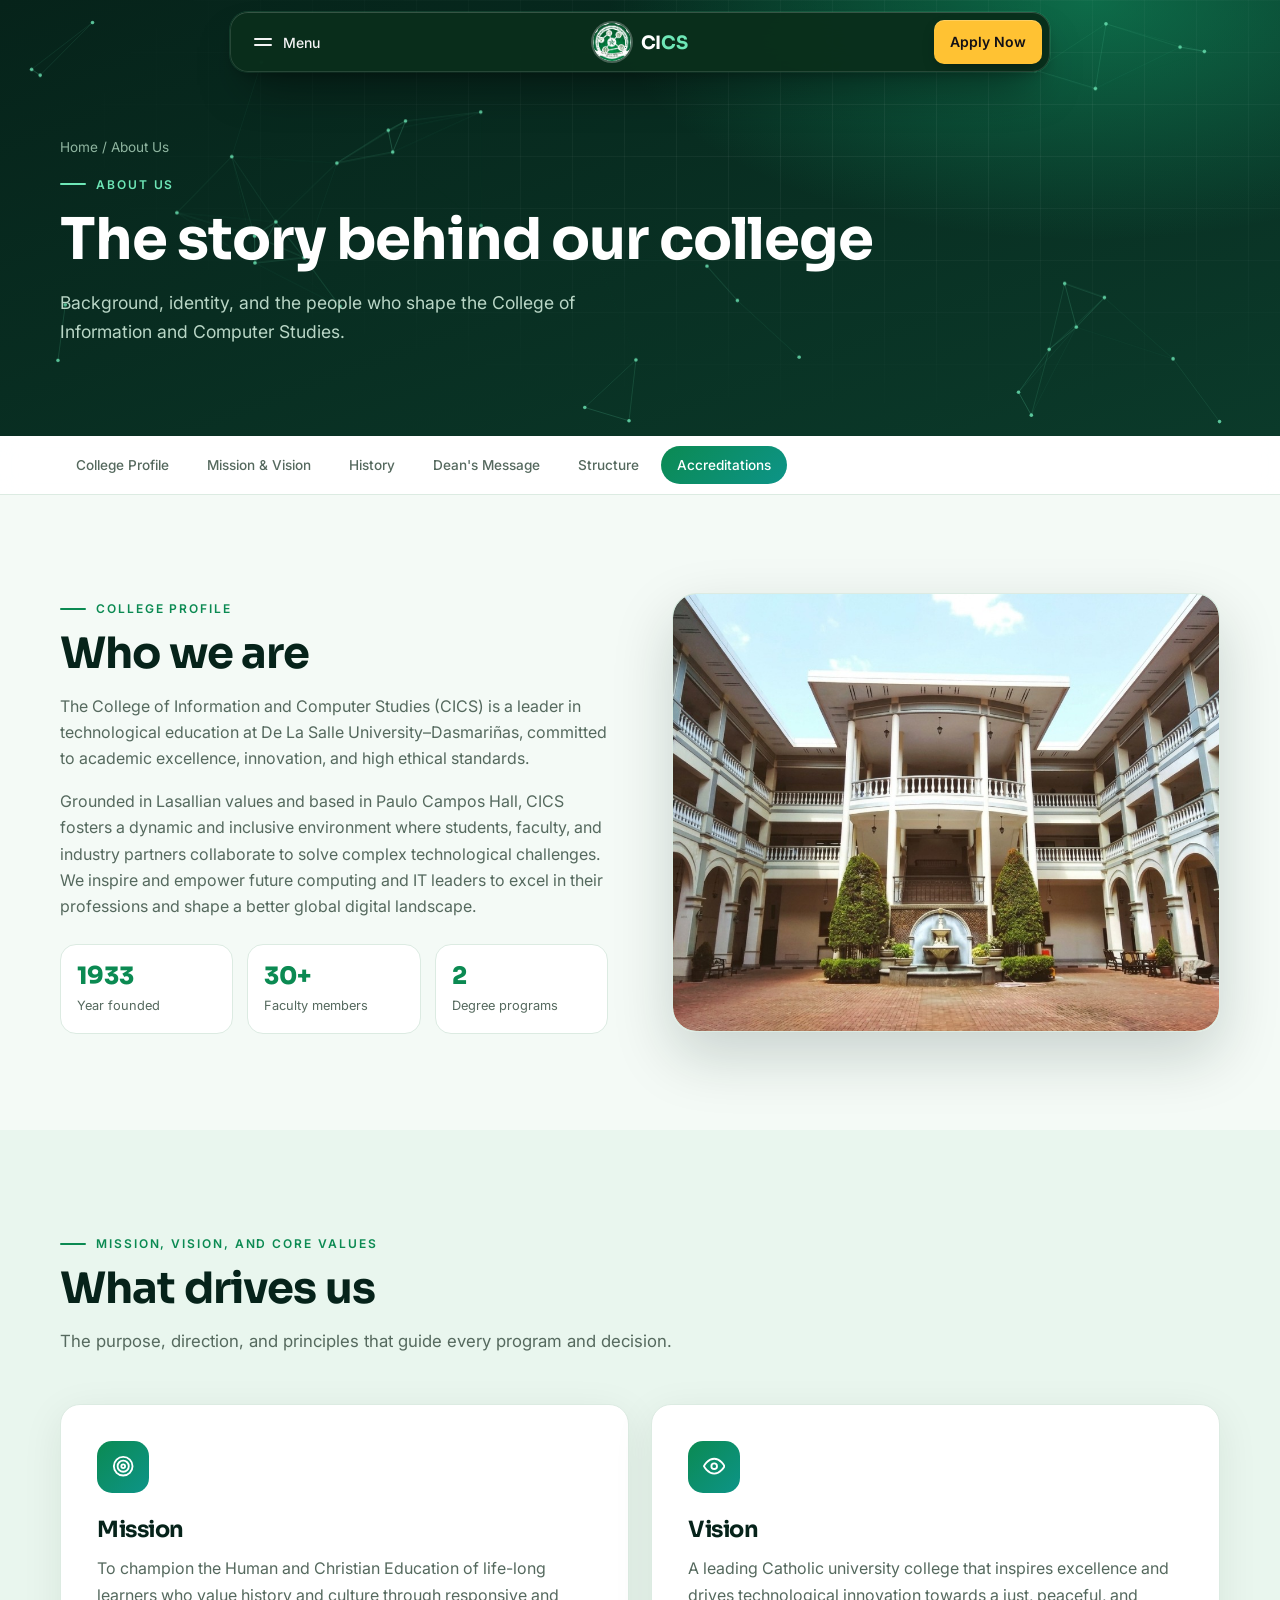
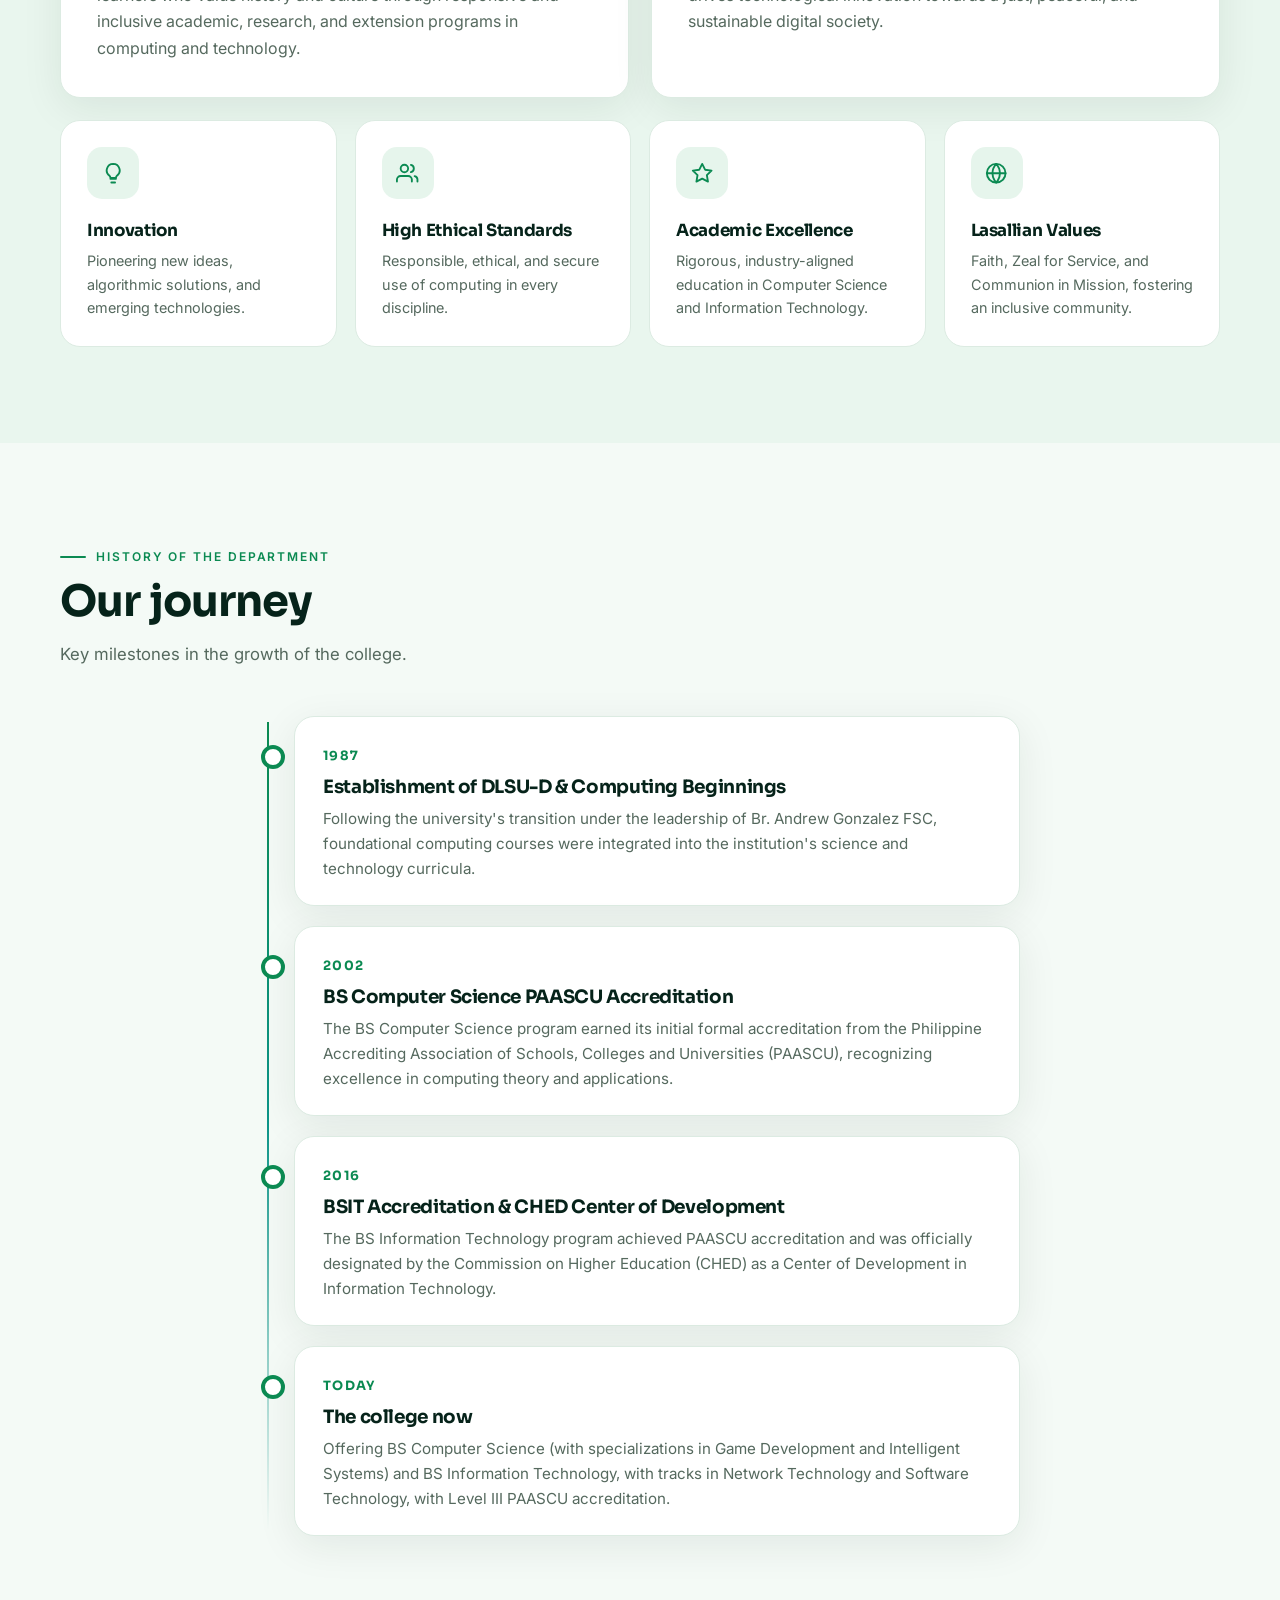
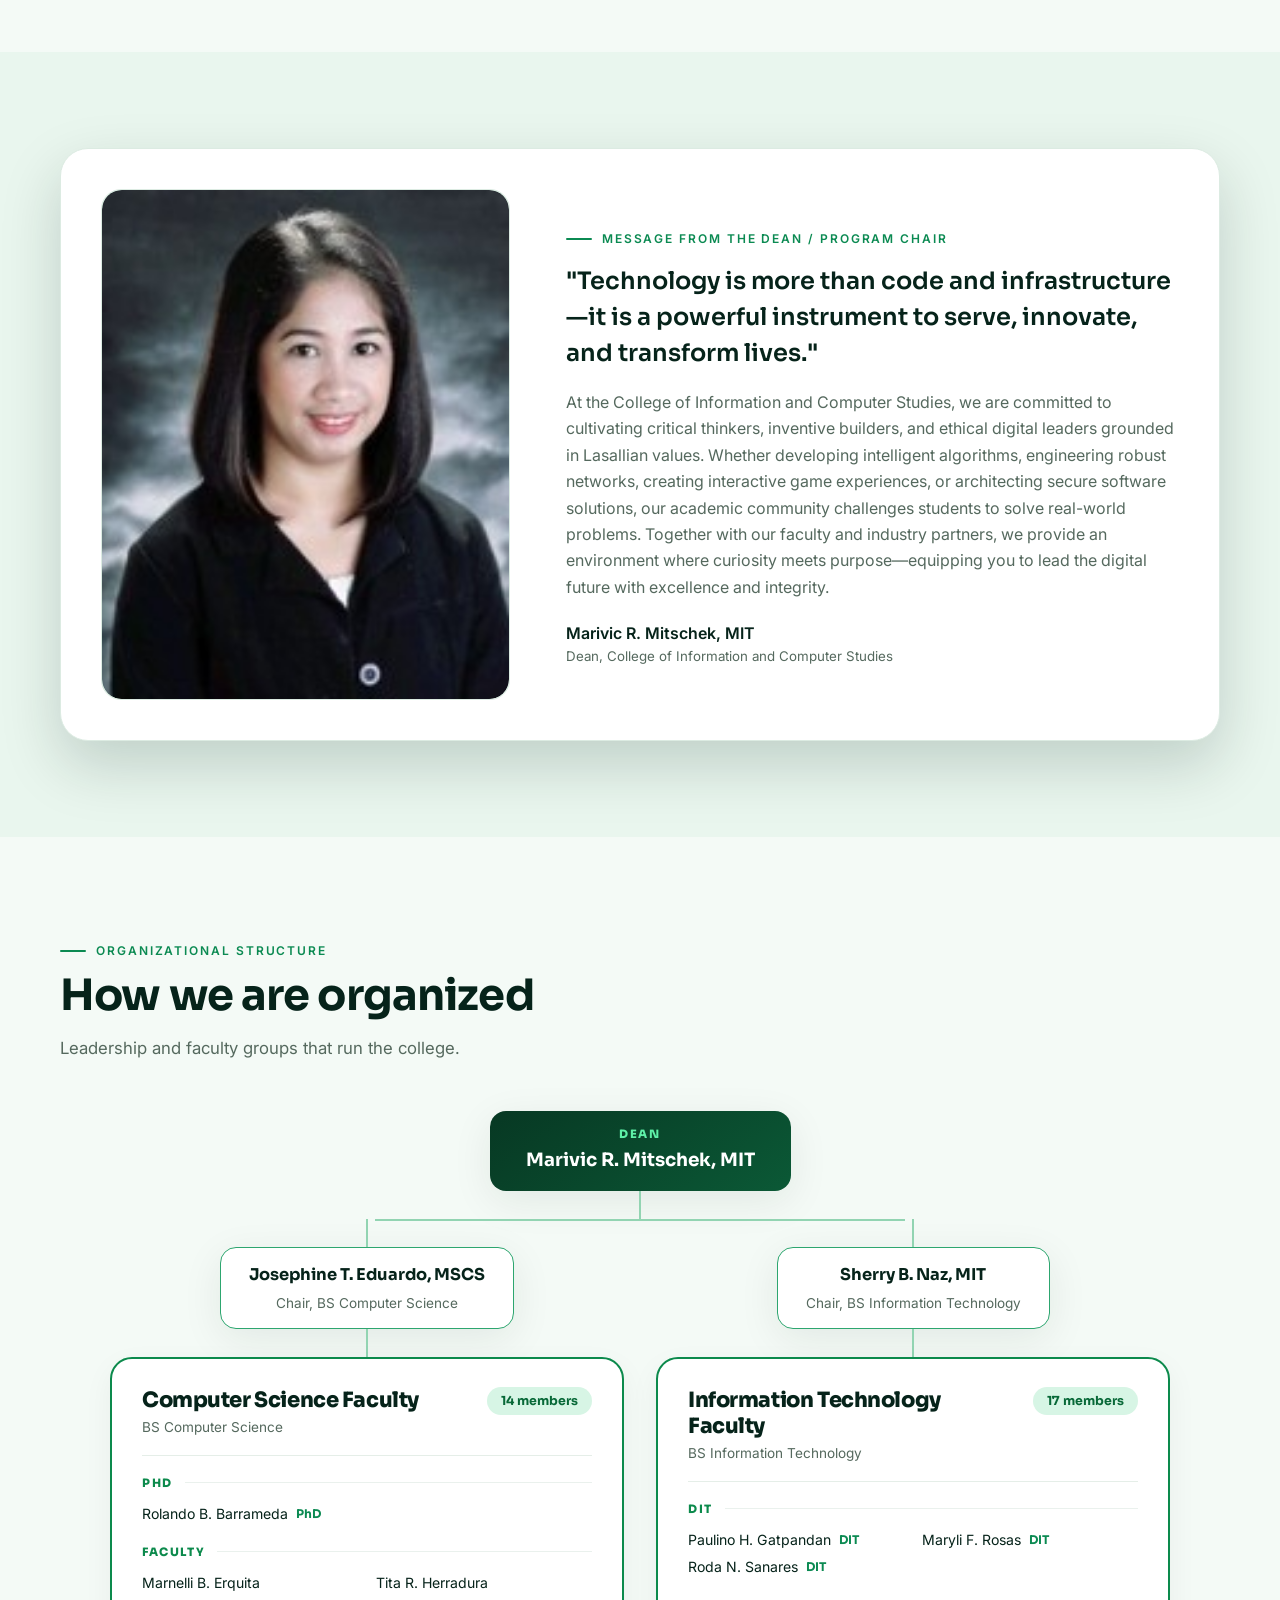
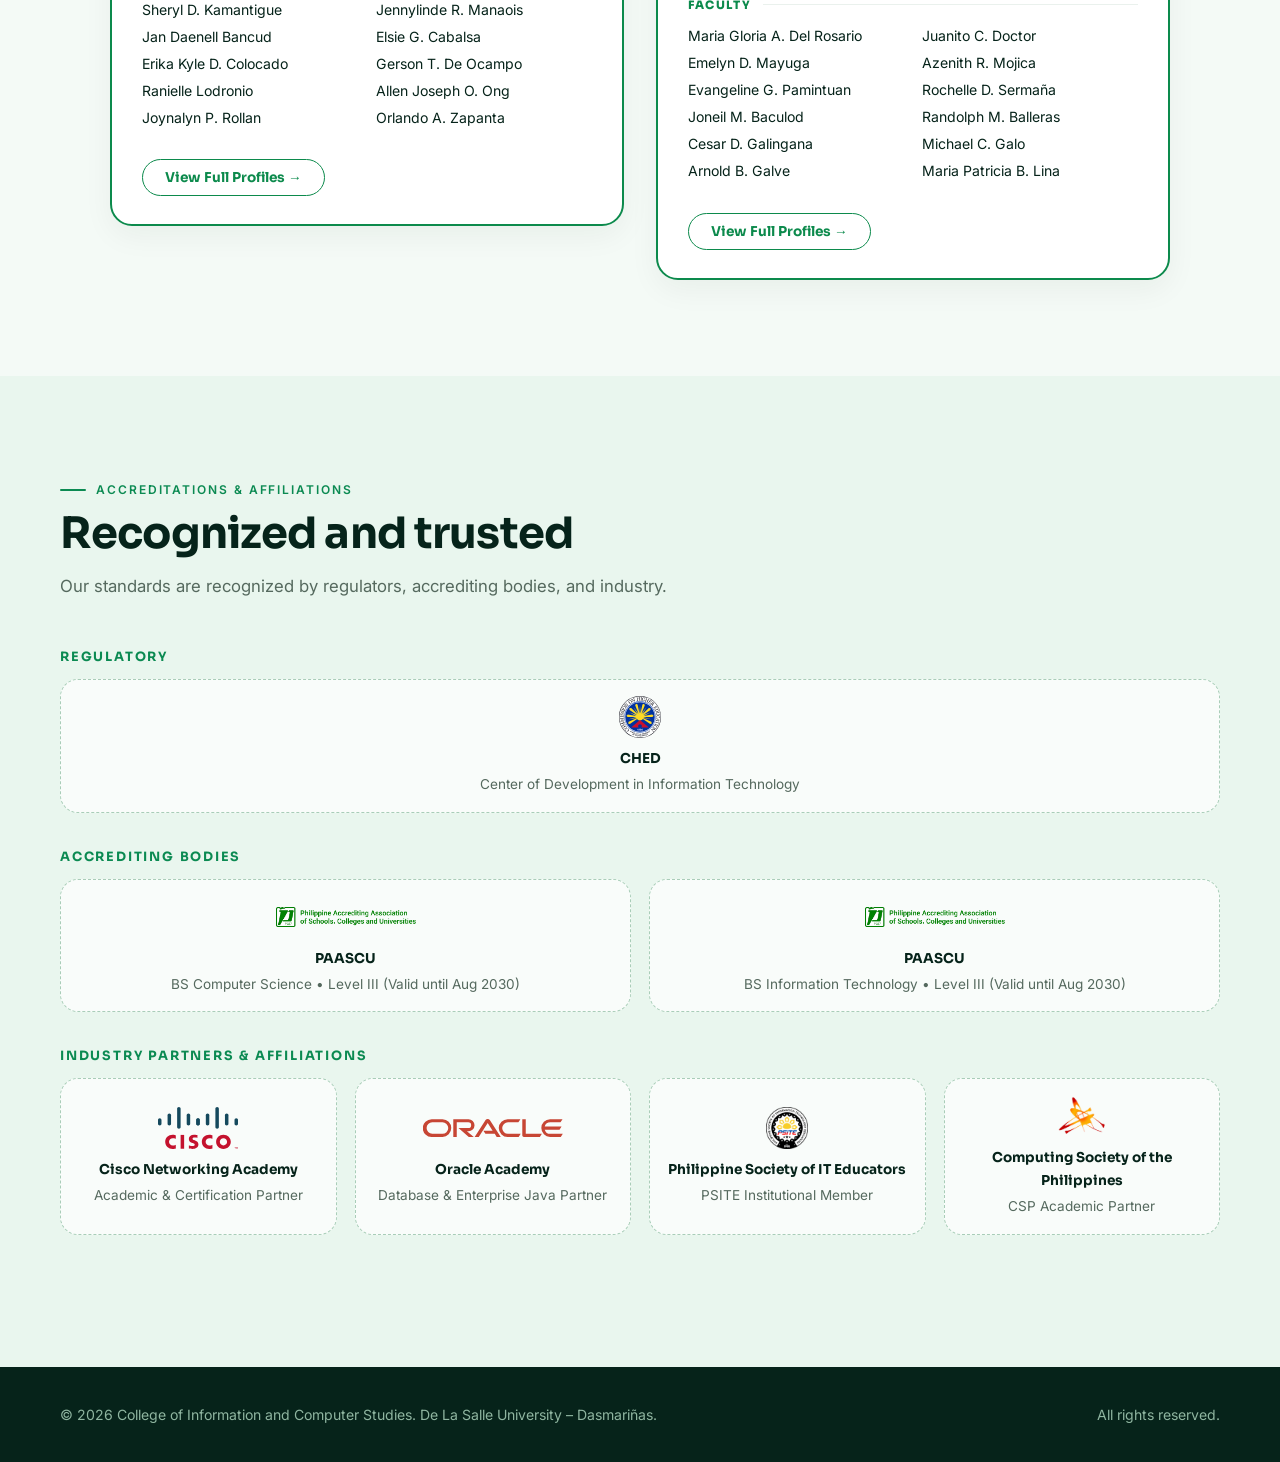
<file: about.html>
<!DOCTYPE html>
<html lang="en">
<head>
  <meta charset="UTF-8">
  <meta name="viewport" content="width=device-width, initial-scale=1">
  <title>About Us | College of Information and Computer Studies</title>
   <link rel="icon" type="image/jpeg" href="photos/logo.jpg">
  <link rel="stylesheet" href="styles.css">
  <link rel="stylesheet" href="pages.css">
  <link rel="stylesheet" href="cardnav.css">
</head>
<body>

<header class="cn-host">
  <div data-cardnav></div>
</header>

<section class="page-hero">
  <div class="container">
    <div class="crumbs"><a href="index.html">Home</a> / About Us</div>
    <span class="eyebrow">About Us</span>
    <h1>The story behind our college</h1>
    <p>Background, identity, and the people who shape the College of Information and Computer Studies.</p>
  </div>
</section>

<div class="subnav" aria-label="On this page">
  <div class="container">
    <a href="#profile">College Profile</a>
    <a href="#mission">Mission &amp; Vision</a>
    <a href="#history">History</a>
    <a href="#dean">Dean's Message</a>
    <a href="#structure">Structure</a>
    <a href="#accreditations">Accreditations</a>
  </div>
</div>

<section id="profile">
  <div class="container split">
    <div>
      <span class="eyebrow">College Profile</span>
      <h2>Who we are</h2>
      <p>The College of Information and Computer Studies (CICS) is a leader in technological education at De La Salle University–Dasmariñas, committed to academic excellence, innovation, and high ethical standards.</p>
      <p>Grounded in Lasallian values and based in Paulo Campos Hall, CICS fosters a dynamic and inclusive environment where students, faculty, and industry partners collaborate to solve complex technological challenges. We inspire and empower future computing and IT leaders to excel in their professions and shape a better global digital landscape.</p>
      <div class="facts">
        <div><b data-count="1987">1987</b><span>Year founded</span></div>
        <div><b data-count="31" data-suffix="+">31+</b><span>Faculty members</span></div>
        <div><b data-count="2">2</b><span>Degree programs</span></div>
      </div>
    </div>
    <div class="photo has-img" role="img" aria-label="Paulo Campos Hall - DLSU-D CICS">
      <img src="photos/campus.jpg" alt="Paulo Campos Hall - De La Salle University-Dasmariñas">
    </div>
  </div>
</section>

<section id="mission" class="alt">
  <div class="container">
    <span class="eyebrow">Mission, Vision, and Core Values</span>
    <h2>What drives us</h2>
    <p class="lead">The purpose, direction, and principles that guide every program and decision.</p>
    <div class="mv-grid">
      <div class="mv"><div class="ic"><svg class="i" viewBox="0 0 24 24" aria-hidden="true"><circle cx="12" cy="12" r="10"/><circle cx="12" cy="12" r="6"/><circle cx="12" cy="12" r="2"/></svg></div><h3>Mission</h3><p>To champion the Human and Christian Education of life-long learners who value history and culture through responsive and inclusive academic, research, and extension programs in computing and technology.</p></div>
      <div class="mv"><div class="ic"><svg class="i" viewBox="0 0 24 24" aria-hidden="true"><path d="M1 12s4-8 11-8 11 8 11 8-4 8-11 8-11-8-11-8z"/><circle cx="12" cy="12" r="3"/></svg></div><h3>Vision</h3><p>A leading Catholic university college that inspires excellence and drives technological innovation towards a just, peaceful, and sustainable digital society.</p></div>
    </div>
    <div class="val-grid">
      <div class="val"><div class="ic"><svg class="i" viewBox="0 0 24 24" aria-hidden="true"><path d="M9 18h6M10 22h4M12 2a7 7 0 0 0-4 12.7c.6.5 1 1.2 1 2.3h6c0-1.1.4-1.8 1-2.3A7 7 0 0 0 12 2z"/></svg></div><h3>Innovation</h3><p>Pioneering new ideas, algorithmic solutions, and emerging technologies.</p></div>
      <div class="val"><div class="ic"><svg class="i" viewBox="0 0 24 24" aria-hidden="true"><path d="M17 21v-2a4 4 0 0 0-4-4H5a4 4 0 0 0-4 4v2"/><circle cx="9" cy="7" r="4"/><path d="M23 21v-2a4 4 0 0 0-3-3.9M16 3.1a4 4 0 0 1 0 7.8"/></svg></div><h3>High Ethical Standards</h3><p>Responsible, ethical, and secure use of computing in every discipline.</p></div>
      <div class="val"><div class="ic"><svg class="i" viewBox="0 0 24 24" aria-hidden="true"><polygon points="12 2 15.09 8.26 22 9.27 17 14.14 18.18 21.02 12 17.77 5.82 21.02 7 14.14 2 9.27 8.91 8.26 12 2"/></svg></div><h3>Academic Excellence</h3><p>Rigorous, industry-aligned education in Computer Science and Information Technology.</p></div>
      <div class="val"><div class="ic"><svg class="i" viewBox="0 0 24 24" aria-hidden="true"><circle cx="12" cy="12" r="10"/><line x1="2" y1="12" x2="22" y2="12"/><path d="M12 2a15.3 15.3 0 0 1 4 10 15.3 15.3 0 0 1-4 10 15.3 15.3 0 0 1-4-10 15.3 15.3 0 0 1 4-10z"/></svg></div><h3>Lasallian Values</h3><p>Faith, Zeal for Service, and Communion in Mission, fostering an inclusive community.</p></div>
    </div>
  </div>
</section>

<section id="history">
  <div class="container">
    <span class="eyebrow">History of the Department</span>
    <h2>Our journey</h2>
    <p class="lead">Key milestones in the growth of the college.</p>
    <div class="timeline">
      <div class="tl"><span class="yr">1987</span><h3>Establishment of DLSU-D &amp; Computing Beginnings</h3><p>Following the university's transition under the leadership of Br. Andrew Gonzalez FSC, foundational computing courses were integrated into the institution's science and technology curricula.</p></div>
      <div class="tl"><span class="yr">2002</span><h3>BS Computer Science PAASCU Accreditation</h3><p>The BS Computer Science program earned its initial formal accreditation from the Philippine Accrediting Association of Schools, Colleges and Universities (PAASCU), recognizing excellence in computing theory and applications.</p></div>
      <div class="tl"><span class="yr">2016</span><h3>BSIT Accreditation &amp; CHED Center of Development</h3><p>The BS Information Technology program achieved PAASCU accreditation and was officially designated by the Commission on Higher Education (CHED) as a Center of Development in Information Technology.</p></div>
      <div class="tl"><span class="yr">TODAY</span><h3>The college now</h3><p>Offering BS Computer Science (with specializations in Game Development and Intelligent Systems) and BS Information Technology, with tracks in Network Technology and Software Technology, with Level III PAASCU accreditation.</p></div>
    </div>
  </div>
</section>

<section id="dean" class="alt">
  <div class="container">
    <div class="dean">
      <div class="photo has-img" role="img" aria-label="Dean Marivic R. Mitschek">
        <img src="photos/dean.png" alt="Dean Marivic R. Mitschek, MIT">
      </div>
      <div>
        <span class="eyebrow">Message from the Dean / Program Chair</span>
        <blockquote>"Technology is more than code and infrastructure—it is a powerful instrument to serve, innovate, and transform lives."</blockquote>
        <p>At the College of Information and Computer Studies, we are committed to cultivating critical thinkers, inventive builders, and ethical digital leaders grounded in Lasallian values. Whether developing intelligent algorithms, engineering robust networks, creating interactive game experiences, or architecting secure software solutions, our academic community challenges students to solve real-world problems. Together with our faculty and industry partners, we provide an environment where curiosity meets purpose—equipping you to lead the digital future with excellence and integrity.</p>
        <cite>Marivic R. Mitschek, MIT<small>Dean, College of Information and Computer Studies</small></cite>
      </div>
    </div>
  </div>
</section>

<section id="structure">
  <div class="container">
    <span class="eyebrow">Organizational Structure</span>
    <h2>How we are organized</h2>
    <p class="lead">Leadership and faculty groups that run the college.</p>
    <div class="org-tree">
      <div class="org-node org-dean">
        <span class="org-role">DEAN</span>
        <b>Marivic R. Mitschek, MIT</b>
      </div>

      <div class="org-stem"></div>

      <div class="org-branch-wrap">
        <!-- Computer Science Column -->
        <div class="org-col">
          <div class="org-node org-chair">
            <b>Josephine T. Eduardo, MSCS</b>
            <span>Chair, BS Computer Science</span>
          </div>

          <div class="org-stem"></div>

          <div class="org-card">
            <div class="org-card-head">
              <div>
                <h3>Computer Science Faculty</h3>
                <p>BS Computer Science</p>
              </div>
              <span class="org-card-badge">14 members</span>
            </div>

            <div class="org-sec-title">PhD</div>
            <div class="org-grid-2">
              <div class="org-member">Rolando B. Barrameda <span class="org-deg-tag">PhD</span></div>
            </div>

            <div class="org-sec-title">FACULTY</div>
            <div class="org-grid-2">
              <div>
                <div class="org-member">Marnelli B. Erquita</div>
                <div class="org-member">Sheryl D. Kamantigue</div>
                <div class="org-member">Jan Daenell Bancud</div>
                <div class="org-member">Erika Kyle D. Colocado</div>
                <div class="org-member">Ranielle Lodronio</div>
                <div class="org-member">Joynalyn P. Rollan</div>
              </div>
              <div>
                <div class="org-member">Tita R. Herradura</div>
                <div class="org-member">Jennylinde R. Manaois</div>
                <div class="org-member">Elsie G. Cabalsa</div>
                <div class="org-member">Gerson T. De Ocampo</div>
                <div class="org-member">Allen Joseph O. Ong</div>
                <div class="org-member">Orlando A. Zapanta</div>
              </div>
            </div>

            <a href="faculty.html" class="org-btn">View Full Profiles &rarr;</a>
          </div>
        </div>

        <!-- Information Technology Column -->
        <div class="org-col">
          <div class="org-node org-chair">
            <b>Sherry B. Naz, MIT</b>
            <span>Chair, BS Information Technology</span>
          </div>

          <div class="org-stem"></div>

          <div class="org-card">
            <div class="org-card-head">
              <div>
                <h3>Information Technology Faculty</h3>
                <p>BS Information Technology</p>
              </div>
              <span class="org-card-badge">17 members</span>
            </div>

            <div class="org-sec-title">DIT</div>
            <div class="org-grid-2">
              <div>
                <div class="org-member">Paulino H. Gatpandan <span class="org-deg-tag">DIT</span></div>
                <div class="org-member">Roda N. Sanares <span class="org-deg-tag">DIT</span></div>
              </div>
              <div>
                <div class="org-member">Maryli F. Rosas <span class="org-deg-tag">DIT</span></div>
              </div>
            </div>

            <div class="org-sec-title">FACULTY</div>
            <div class="org-grid-2">
              <div>
                <div class="org-member">Maria Gloria A. Del Rosario</div>
                <div class="org-member">Emelyn D. Mayuga</div>
                <div class="org-member">Evangeline G. Pamintuan</div>
                <div class="org-member">Joneil M. Baculod</div>
                <div class="org-member">Cesar D. Galingana</div>
                <div class="org-member">Arnold B. Galve</div>
              </div>
              <div>
                <div class="org-member">Juanito C. Doctor</div>
                <div class="org-member">Azenith R. Mojica</div>
                <div class="org-member">Rochelle D. Sermaña</div>
                <div class="org-member">Randolph M. Balleras</div>
                <div class="org-member">Michael C. Galo</div>
                <div class="org-member">Maria Patricia B. Lina</div>
              </div>
            </div>

            <a href="faculty.html" class="org-btn">View Full Profiles &rarr;</a>
          </div>
        </div>
      </div>
    </div>
  </div>
</section>

<section id="accreditations" class="alt">
  <div class="container">
    <span class="eyebrow">Accreditations &amp; Affiliations</span>
    <h2>Recognized and trusted</h2>
    <p class="lead">Our standards are recognized by regulators, accrediting bodies, and industry.</p>
    <div class="acc-title">Regulatory</div>
    <div class="logos">
      <div class="logo-box">
        <div>
          <img src="photos/ched.svg" alt="CHED Seal" class="acc-logo">
          <b>CHED</b>Center of Development in Information Technology
        </div>
      </div>
    </div>
    <div class="acc-title">Accrediting Bodies</div>
    <div class="logos">
      <div class="logo-box">
        <div>
          <img src="photos/paascu.png" alt="PAASCU Logo" class="acc-logo">
          <b>PAASCU</b>BS Computer Science &bull; Level III (Valid until Aug 2030)
        </div>
      </div>
      <div class="logo-box">
        <div>
          <img src="photos/paascu.png" alt="PAASCU Logo" class="acc-logo">
          <b>PAASCU</b>BS Information Technology &bull; Level III (Valid until Aug 2030)
        </div>
      </div>
    </div>
    <div class="acc-title">Industry Partners &amp; Affiliations</div>
    <div class="logos">
      <div class="logo-box">
        <div>
          <img src="photos/cisco.svg" alt="Cisco Networking Academy" class="acc-logo">
          <b>Cisco Networking Academy</b>Academic &amp; Certification Partner
        </div>
      </div>
      <div class="logo-box">
        <div>
          <img src="photos/oracle.svg" alt="Oracle Academy" class="acc-logo">
          <b>Oracle Academy</b>Database &amp; Enterprise Java Partner
        </div>
      </div>
      <div class="logo-box">
        <div>
          <img src="photos/psite.png" alt="Philippine Society of IT Educators" class="acc-logo">
          <b>Philippine Society of IT Educators</b>PSITE Institutional Member
        </div>
      </div>
      <div class="logo-box">
        <div>
          <img src="photos/csp.png" alt="Computing Society of the Philippines" class="acc-logo">
          <b>Computing Society of the Philippines</b>CSP Academic Partner
        </div>
      </div>
    </div>
  </div>
</section>

<footer>
  <div class="container"><span>© 2026 College of Information and Computer Studies. De La Salle University – Dasmariñas.</span><span>All rights reserved.</span></div>
</footer>

<script src="cardnav.js"></script>
<script src="script.js"></script>
</body>
</html>
</file>
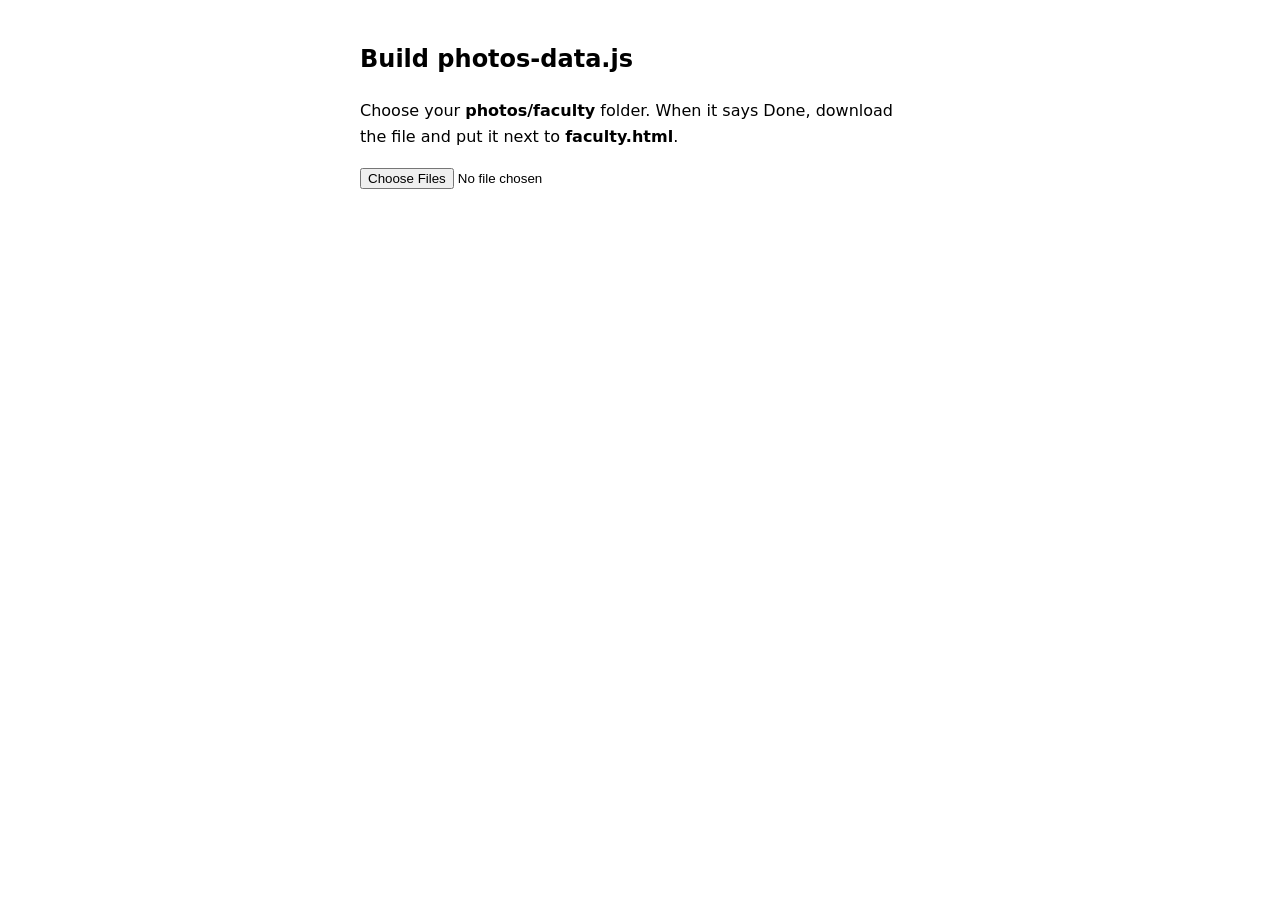
<file: build-photos.html>
<!DOCTYPE html>
<html lang="en">
<head>
<meta charset="UTF-8">
<title>Build photos-data.js</title>
<style>
  body { font-family: system-ui, sans-serif; max-width: 560px; margin: 40px auto; padding: 0 20px; line-height: 1.6; }
  #log { white-space: pre-wrap; font: .85rem/1.5 monospace; margin-top: 16px; }
  #dl { display: none; margin-top: 16px; padding: 10px 18px; background: #0b8a52; color: #fff; border-radius: 8px; text-decoration: none; }
</style>
</head>
<body>
<h2>Build photos-data.js</h2>
<p>Choose your <b>photos/faculty</b> folder. When it says Done, download the file and put it next to <b>faculty.html</b>.</p>
<input type="file" id="pick" webkitdirectory multiple>
<div id="log"></div>
<a id="dl" download="photos-data.js">Download photos-data.js</a>
<script>
const log = document.getElementById('log');
const dl = document.getElementById('dl');
const MAX = 720;

document.getElementById('pick').addEventListener('change', async e => {
  const files = [...e.target.files].filter(f => /\.(png|jpe?g|webp)$/i.test(f.name));
  const out = {};
  log.textContent = '';
  dl.style.display = 'none';

  for (const f of files) {
    try {
      const bmp = await createImageBitmap(f);
      const s = Math.min(1, MAX / Math.max(bmp.width, bmp.height));
      const c = document.createElement('canvas');
      c.width = Math.round(bmp.width * s);
      c.height = Math.round(bmp.height * s);
      const ctx = c.getContext('2d');
      ctx.fillStyle = '#1f7a4d';              // fills any transparent area with the card green
      ctx.fillRect(0, 0, c.width, c.height);
      ctx.drawImage(bmp, 0, 0, c.width, c.height);
      out['photos/faculty/' + f.name] = c.toDataURL('image/jpeg', 0.85);
      log.textContent += 'OK    ' + f.name + '\n';
    } catch (err) {
      log.textContent += 'FAIL  ' + f.name + '\n';
    }
  }

  const js = '/* Generated by build-photos.html */\nwindow.FACULTY_PHOTOS = ' + JSON.stringify(out) + ';\n';
  dl.href = URL.createObjectURL(new Blob([js], { type: 'text/javascript' }));
  dl.style.display = 'inline-block';
  log.textContent += '\nDone: ' + Object.keys(out).length + ' photos.';
});
</script>
</body>
</html>
</file>
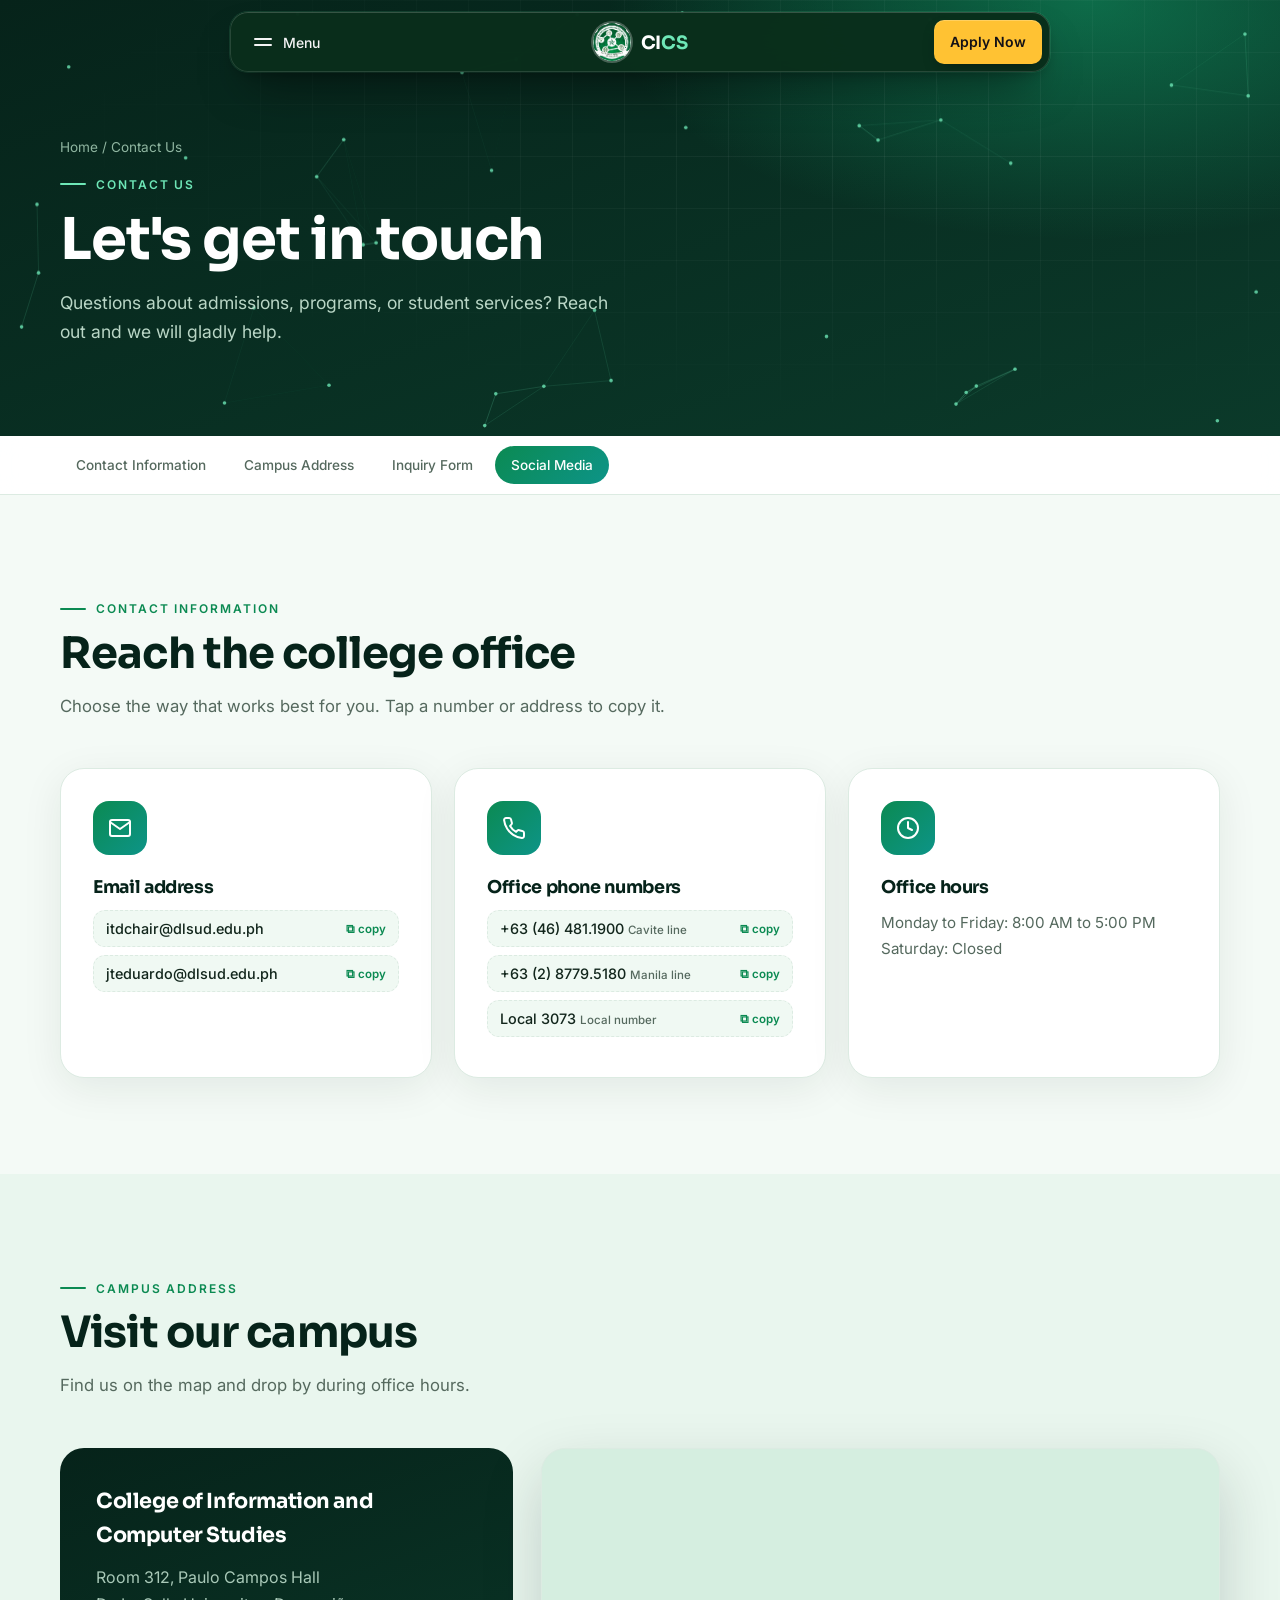
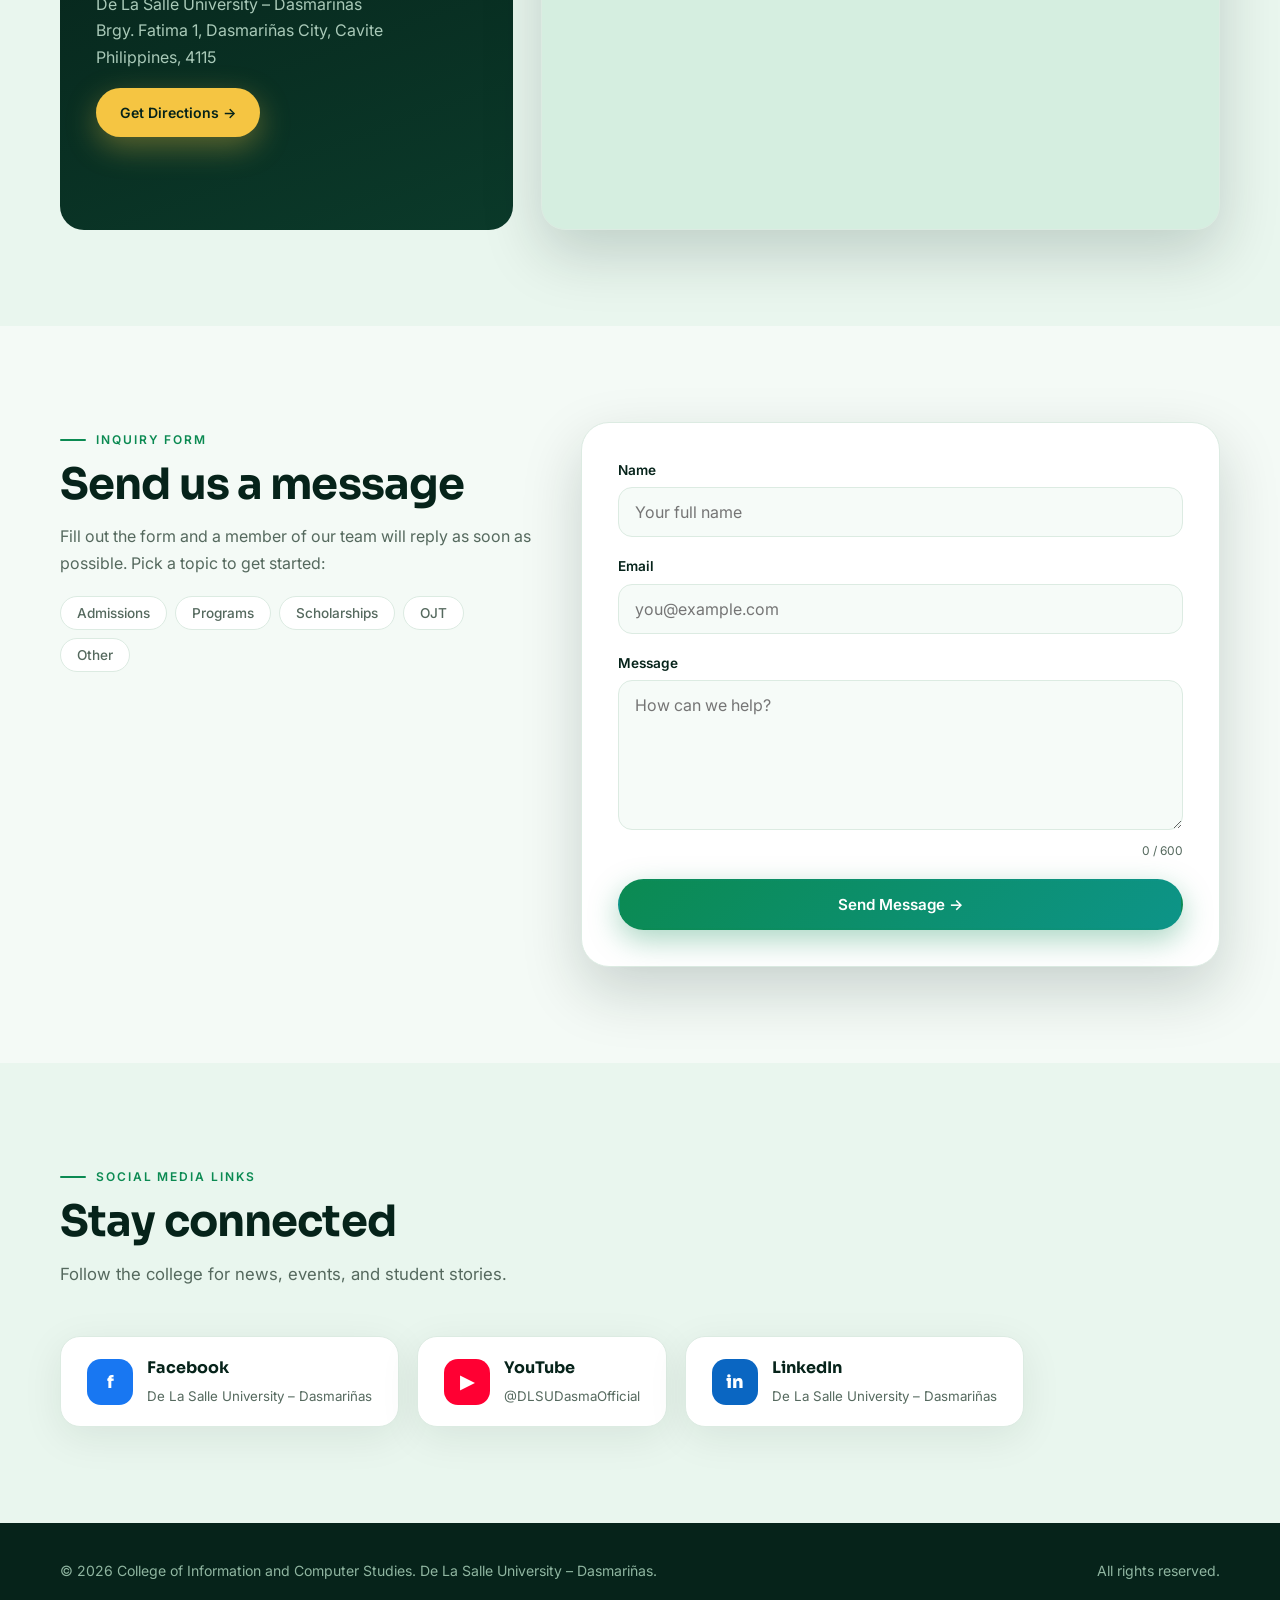
<file: contact.html>
<!DOCTYPE html>
<html lang="en">
<head>
  <meta charset="UTF-8">
  <meta name="viewport" content="width=device-width, initial-scale=1">
  <title>Contact Us | College of Information and Computer Studies</title>
  <link rel="icon" type="image/jpeg" href="photos/logo.jpg">
  <link rel="stylesheet" href="styles.css">
  <link rel="stylesheet" href="pages.css">
  <link rel="stylesheet" href="contact.css">
  <link rel="stylesheet" href="cardnav.css">
</head>
<body>

<header class="cn-host">
  <div data-cardnav></div>
</header>

<section class="page-hero">
  <div class="container">
    <div class="crumbs"><a href="index.html">Home</a> / Contact Us</div>
    <span class="eyebrow">Contact Us</span>
    <h1>Let's get in touch</h1>
    <p>Questions about admissions, programs, or student services? Reach out and we will gladly help.</p>
  </div>
</section>

<div class="subnav" aria-label="On this page">
  <div class="container">
    <a href="#info">Contact Information</a>
    <a href="#map">Campus Address</a>
    <a href="#inquiry">Inquiry Form</a>
    <a href="#social">Social Media</a>
  </div>
</div>

<section id="info">
  <div class="container">
    <span class="eyebrow">Contact Information</span>
    <h2>Reach the college office</h2>
    <p class="lead">Choose the way that works best for you. Tap a number or address to copy it.</p>
    <div class="info-grid">
      <div class="info"><div class="ic"><svg class="i" viewBox="0 0 24 24" aria-hidden="true"><path d="M4 4h16a2 2 0 0 1 2 2v12a2 2 0 0 1-2 2H4a2 2 0 0 1-2-2V6a2 2 0 0 1 2-2z"/><polyline points="22,6 12,13 2,6"/></svg></div><h3>Email address</h3>
        <button class="copy" data-copy="itdchair@dlsud.edu.ph">itdchair@dlsud.edu.ph</button>
        <button class="copy" data-copy="jteduardo@dlsud.edu.ph">jteduardo@dlsud.edu.ph</button>
      </div>
      <div class="info"><div class="ic"><svg class="i" viewBox="0 0 24 24" aria-hidden="true"><path d="M22 16.9v3a2 2 0 0 1-2.2 2 19.8 19.8 0 0 1-8.6-3.1 19.5 19.5 0 0 1-6-6A19.8 19.8 0 0 1 2.1 4.2 2 2 0 0 1 4.1 2h3a2 2 0 0 1 2 1.7c.1 1 .4 1.9.7 2.8a2 2 0 0 1-.5 2.1L8.1 9.9a16 16 0 0 0 6 6l1.3-1.3a2 2 0 0 1 2.1-.4c.9.3 1.8.6 2.8.7a2 2 0 0 1 1.7 2z"/></svg></div><h3>Office phone numbers</h3>
        <button class="copy" data-copy="+63 (46) 481.1900"><span>+63 (46) 481.1900 <small>Cavite line</small></span></button>
        <button class="copy" data-copy="+63 (2) 8779.5180"><span>+63 (2) 8779.5180 <small>Manila line</small></span></button>
        <button class="copy" data-copy="3073"><span>Local 3073 <small>Local number</small></span></button>
      </div>
      <div class="info"><div class="ic"><svg class="i" viewBox="0 0 24 24" aria-hidden="true"><circle cx="12" cy="12" r="10"/><polyline points="12 6 12 12 16 14"/></svg></div><h3>Office hours</h3><p>Monday to Friday: 8:00 AM to 5:00 PM</p><p>Saturday: Closed</p></div>
    </div>
  </div>
</section>

<section id="map" class="alt">
  <div class="container">
    <span class="eyebrow">Campus Address</span>
    <h2>Visit our campus</h2>
    <p class="lead">Find us on the map and drop by during office hours.</p>
    <div class="map-wrap">
      <div class="address">
        <h3>College of Information and Computer Studies</h3>
        <p>Room 312, Paulo Campos Hall<br>De La Salle University – Dasmariñas<br>Brgy. Fatima 1, Dasmariñas City, Cavite<br>Philippines, 4115</p>
        <a class="btn btn-primary" href="https://www.google.com/maps/search/?api=1&query=De+La+Salle+University+Dasmari%C3%B1as" target="_blank" rel="noopener">Get Directions →</a>
      </div>
      <div class="map">
        <iframe title="Campus map" loading="lazy" referrerpolicy="no-referrer-when-downgrade" src="https://www.google.com/maps?q=De+La+Salle+University+Dasmari%C3%B1as&output=embed"></iframe>
      </div>
    </div>
  </div>
</section>

<section id="inquiry">
  <div class="container form-wrap">
    <div>
      <span class="eyebrow">Inquiry Form</span>
      <h2>Send us a message</h2>
      <p>Fill out the form and a member of our team will reply as soon as possible. Pick a topic to get started:</p>
      <div class="topics" id="topics">
        <button type="button">Admissions</button><button type="button">Programs</button><button type="button">Scholarships</button><button type="button">OJT</button><button type="button">Other</button>
      </div>
    </div>
    <form class="inquiry" id="inquiryForm">
      <div class="field"><label for="name">Name</label><input id="name" name="name" type="text" placeholder="Your full name" required></div>
      <div class="field"><label for="email">Email</label><input id="email" name="email" type="email" placeholder="you@example.com" required></div>
      <div class="field"><label for="message">Message</label><textarea id="message" name="message" maxlength="600" placeholder="How can we help?" required></textarea><div class="count" id="count">0 / 600</div></div>
      <button class="btn btn-blue" type="submit">Send Message →</button>
      <div class="sent" id="sent" role="status">Thank you! Your message is ready to send in your email app.</div>
    </form>
  </div>
</section>

<section id="social" class="alt">
  <div class="container">
    <span class="eyebrow">Social Media Links</span>
    <h2>Stay connected</h2>
    <p class="lead">Follow the college for news, events, and student stories.</p>
    <div class="social">
      <a class="soc fb" href="https://www.facebook.com/DLSU.Dasmarinas" target="_blank" rel="noopener"><div class="ic">f</div><div><b>Facebook</b><small>De La Salle University – Dasmariñas</small></div></a>
<a class="soc yt" href="https://www.youtube.com/@DLSUDasmaOfficial" target="_blank" rel="noopener"><div class="ic">▶</div><div><b>YouTube</b><small>@DLSUDasmaOfficial</small></div></a>
      <a class="soc li" href="https://www.linkedin.com/school/delasalleuniversitydasmarinas/posts/" target="_blank" rel="noopener">
  <div class="ic">in</div>
  <div><b>LinkedIn</b><small>De La Salle University – Dasmariñas</small></div>
</a>
    </div>
  </div>
</section>

<footer>
  <div class="container"><span>© 2026 College of Information and Computer Studies. De La Salle University – Dasmariñas.</span><span>All rights reserved.</span></div>
</footer>

<script src="cardnav.js"></script>
<script src="script.js"></script>
<script>
(() => {
  const form = document.getElementById('inquiryForm'), msg = document.getElementById('message'), cnt = document.getElementById('count');
  msg.addEventListener('input', () => cnt.textContent = msg.value.length + ' / 600');
  let topic = '';
  document.querySelectorAll('#topics button').forEach(b => b.addEventListener('click', () => {
    document.querySelectorAll('#topics button').forEach(x => x.classList.toggle('on', x === b));
    topic = b.textContent;
    if (!msg.value) { msg.value = 'Hi CICS, I have a question about ' + topic.toLowerCase() + ': '; msg.dispatchEvent(new Event('input')); }
    msg.focus();
  }));
  /* Static site: opens the visitor's email app with the message filled in. */
  form.addEventListener('submit', e => {
    e.preventDefault();
    const body = encodeURIComponent('Name: ' + form.name.value + '\nEmail: ' + form.email.value + '\n\n' + form.message.value);
    const subject = encodeURIComponent((topic ? '[' + topic + '] ' : '') + 'Website inquiry from ' + form.name.value);
    document.getElementById('sent').classList.add('show');
    window.location.href = 'mailto:itdchair@dlsud.edu.ph?subject=' + subject + '&body=' + body;
    form.reset(); cnt.textContent = '0 / 600';
  });
})();
</script>
</body>
</html>
</file>
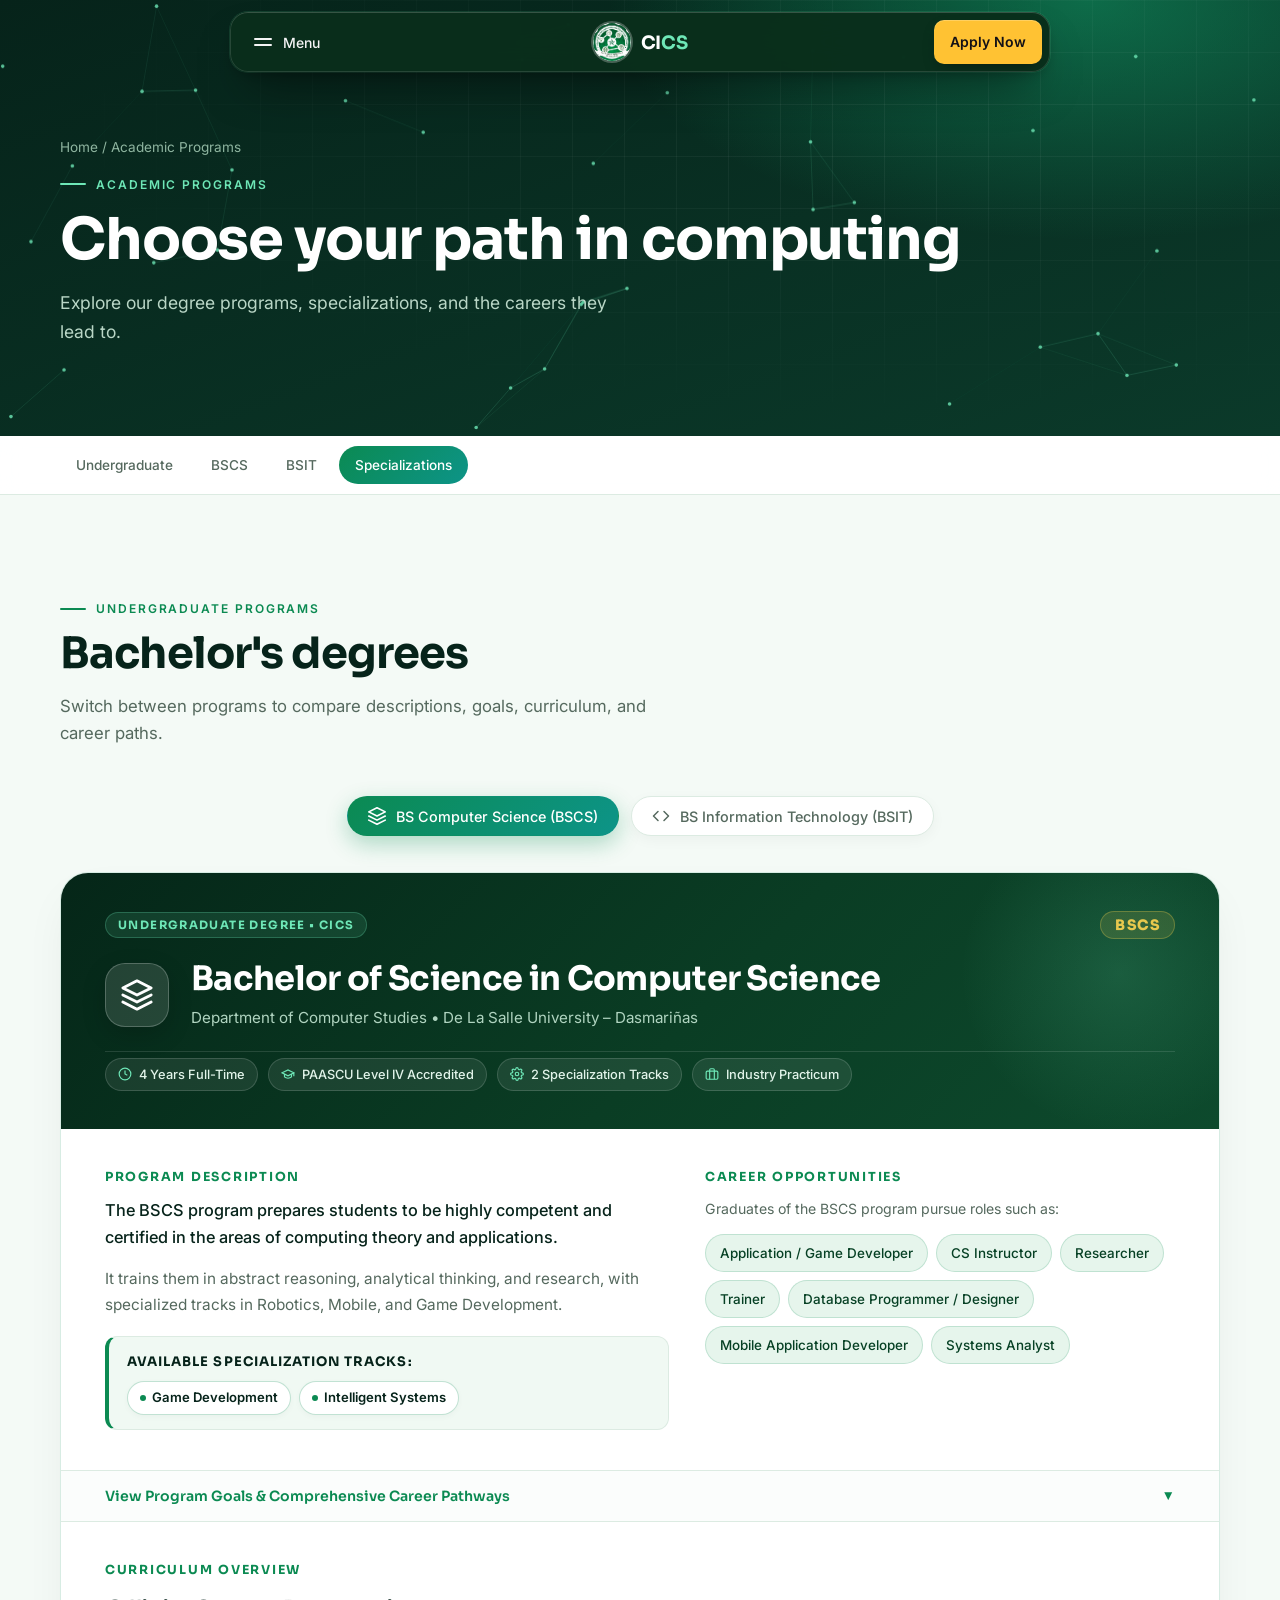
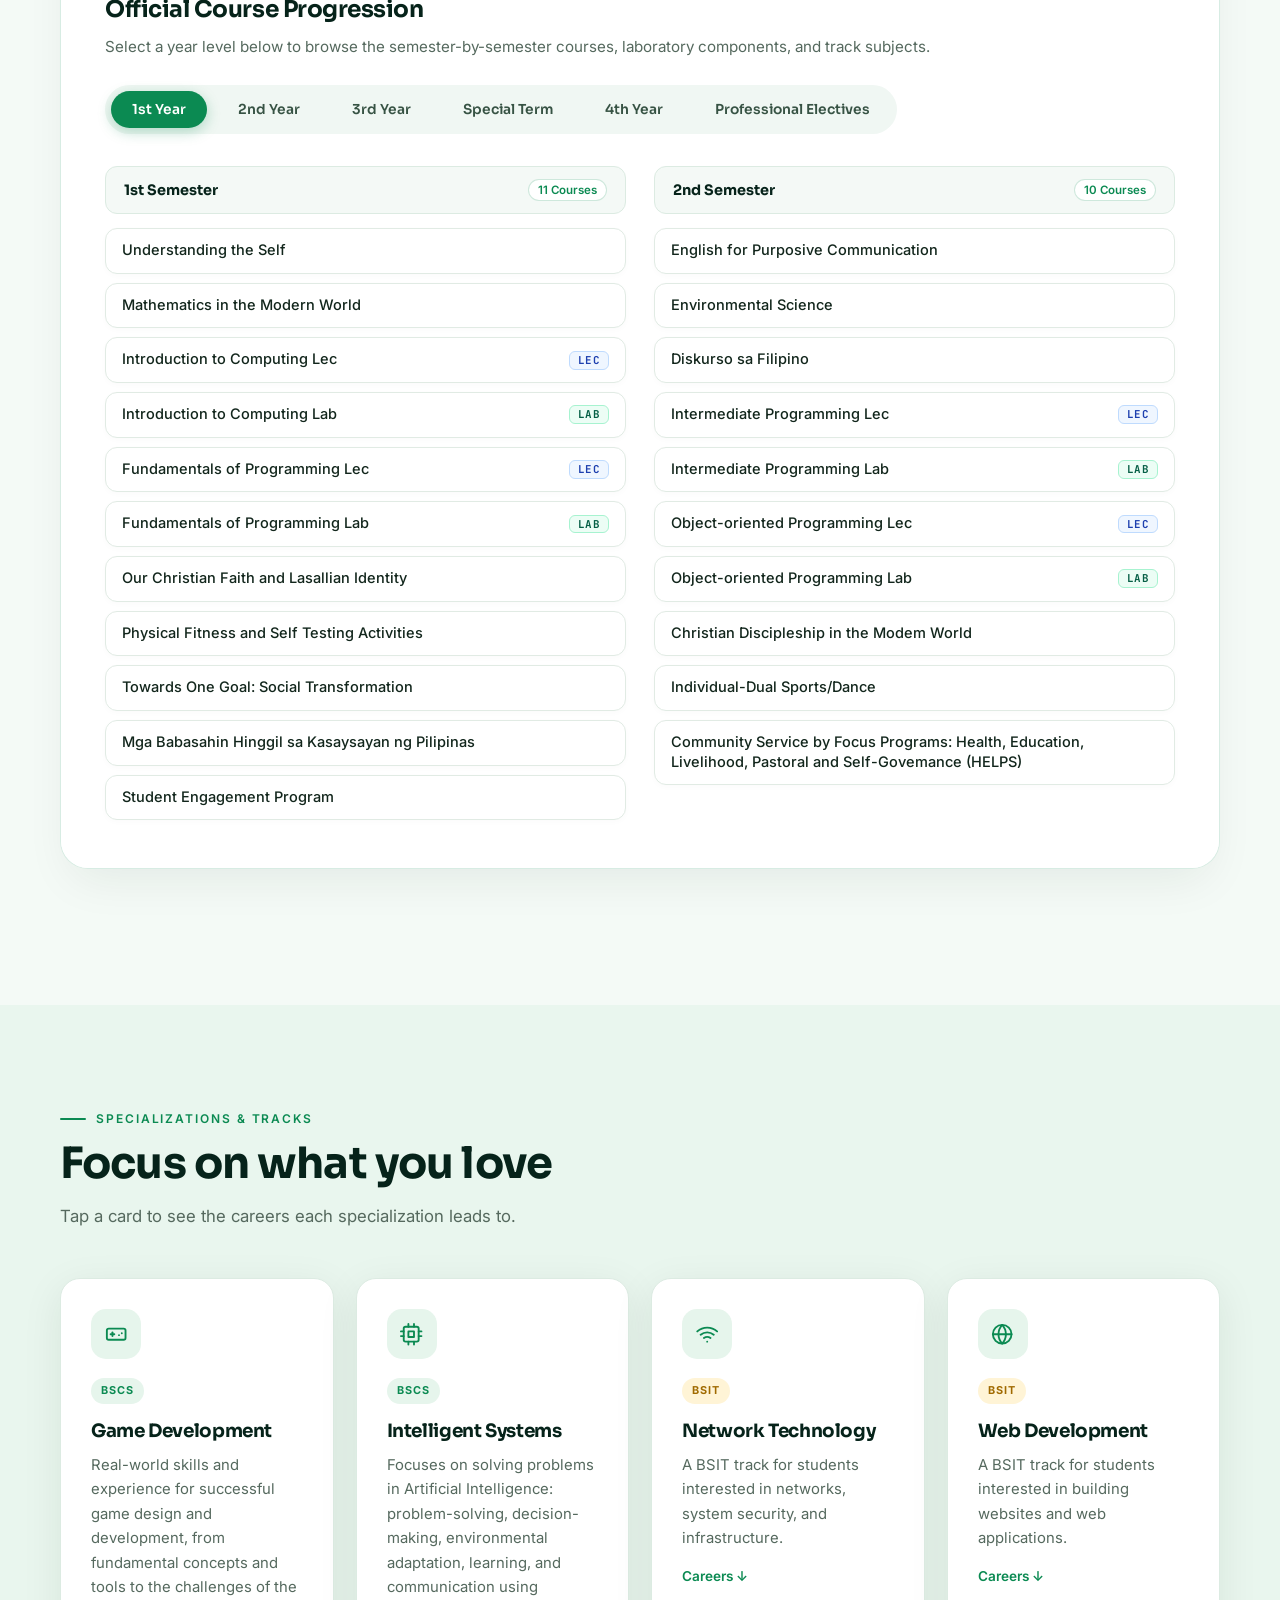
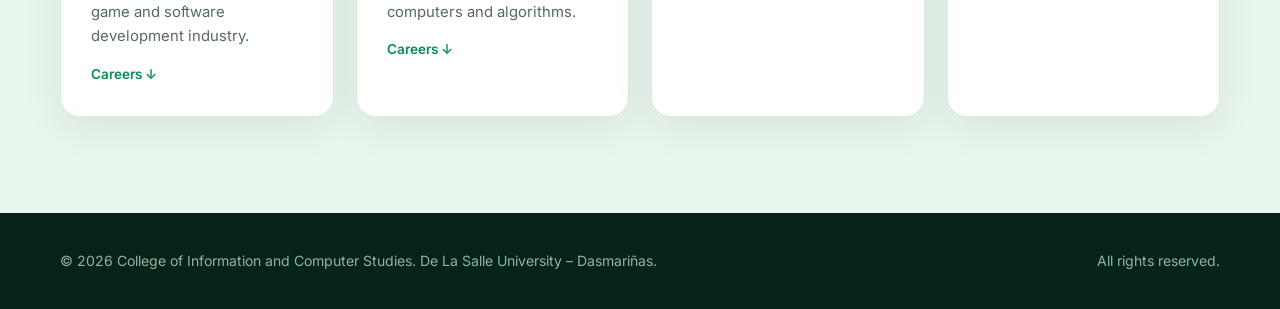
<file: programs.html>
<!DOCTYPE html>
<html lang="en">
<head>
  <meta charset="UTF-8">
  <meta name="viewport" content="width=device-width, initial-scale=1">
  <title>Academic Programs | College of Information and Computer Studies</title>
   <link rel="icon" type="image/jpeg" href="photos/logo.jpg">
  <link rel="stylesheet" href="styles.css">
  <link rel="stylesheet" href="pages.css">
  <link rel="stylesheet" href="cardnav.css">
</head>
<body>

<header class="cn-host">
  <div data-cardnav></div>
</header>

<section class="page-hero">
  <div class="container">
    <div class="crumbs"><a href="index.html">Home</a> / Academic Programs</div>
    <span class="eyebrow">Academic Programs</span>
    <h1>Choose your path in computing</h1>
    <p>Explore our degree programs, specializations, and the careers they lead to.</p>
  </div>
</section>

<div class="subnav" aria-label="On this page">
  <div class="container">
    <a href="#undergraduate">Undergraduate</a>
    <a href="#bscs">BSCS</a>
    <a href="#bsit">BSIT</a>
    <a href="#tracks">Specializations</a>
  </div>
</div>

<section id="undergraduate">
  <div class="container">
    <span class="eyebrow">Undergraduate Programs</span>
    <h2>Bachelor's degrees</h2>
    <p class="lead">Switch between programs to compare descriptions, goals, curriculum, and career paths.</p>

    <div data-tabs>
      <div class="tab-list program-switcher">
        <button class="program-switcher-btn on" data-tab="bscs"><svg class="i" viewBox="0 0 24 24" aria-hidden="true"><polygon points="12 2 2 7 12 12 22 7 12 2"/><polyline points="2 17 12 22 22 17"/><polyline points="2 12 12 17 22 12"/></svg> BS Computer Science (BSCS)</button>
        <button class="program-switcher-btn" data-tab="bsit"><svg class="i" viewBox="0 0 24 24" aria-hidden="true"><polyline points="16 18 22 12 16 6"/><polyline points="8 6 2 12 8 18"/></svg> BS Information Technology (BSIT)</button>
      </div>

      <!-- ========================================================
           BSCS - BACHELOR OF SCIENCE IN COMPUTER SCIENCE
           ======================================================== -->
      <article class="program tab-panel on" id="bscs" data-panel="bscs">
        <!-- Program Header Banner -->
        <div class="program-head">
          <div class="program-head-top">
            <span class="program-head-badge">Undergraduate Degree &bull; CICS</span>
            <span class="program-head-abbr">BSCS</span>
          </div>
          <div class="program-head-main">
            <div class="program-head-icon">
              <svg class="i" viewBox="0 0 24 24" aria-hidden="true"><polygon points="12 2 2 7 12 12 22 7 12 2"/><polyline points="2 17 12 22 22 17"/><polyline points="2 12 12 17 22 12"/></svg>
            </div>
            <div class="program-head-text">
              <h3>Bachelor of Science in Computer Science</h3>
              <p class="program-subtitle">Department of Computer Studies &bull; De La Salle University &ndash; Dasmari&ntilde;as</p>
            </div>
          </div>
          <div class="program-meta-chips">
            <span class="meta-chip"><svg class="chip-ic" viewBox="0 0 24 24"><circle cx="12" cy="12" r="10"/><polyline points="12 6 12 12 16 14"/></svg> 4 Years Full-Time</span>
            <span class="meta-chip"><svg class="chip-ic" viewBox="0 0 24 24"><path d="M22 10v6M2 10l10-5 10 5-10 5z"/><path d="M6 12v5c3 3 9 3 12 0v-5"/></svg> PAASCU Level IV Accredited</span>
            <span class="meta-chip"><svg class="chip-ic" viewBox="0 0 24 24"><circle cx="12" cy="12" r="3"/><path d="M19.4 15a1.65 1.65 0 0 0 .33 1.82l.06.06a2 2 0 0 1 0 2.83 2 2 0 0 1-2.83 0l-.06-.06a1.65 1.65 0 0 0-1.82-.33 1.65 1.65 0 0 0-1 1.51V21a2 2 0 0 1-2 2 2 2 0 0 1-2-2v-.09A1.65 1.65 0 0 0 9 19.4a1.65 1.65 0 0 0-1.82.33l-.06.06a2 2 0 0 1-2.83 0 2 2 0 0 1 0-2.83l.06-.06a1.65 1.65 0 0 0 .33-1.82 1.65 1.65 0 0 0-1.51-1H3a2 2 0 0 1-2-2 2 2 0 0 1 2-2h.09A1.65 1.65 0 0 0 4.6 9a1.65 1.65 0 0 0-.33-1.82l-.06-.06a2 2 0 0 1 0-2.83 2 2 0 0 1 2.83 0l.06.06a1.65 1.65 0 0 0 1.82.33H9a1.65 1.65 0 0 0 1-1.51V3a2 2 0 0 1 2-2 2 2 0 0 1 2 2v.09a1.65 1.65 0 0 0 1 1.51 1.65 1.65 0 0 0 1.82-.33l.06-.06a2 2 0 0 1 2.83 0 2 2 0 0 1 0 2.83l-.06.06a1.65 1.65 0 0 0-.33 1.82V9a1.65 1.65 0 0 0 1.51 1H21a2 2 0 0 1 2 2 2 2 0 0 1-2 2h-.09a1.65 1.65 0 0 0-1.51 1z"/></svg> 2 Specialization Tracks</span>
            <span class="meta-chip"><svg class="chip-ic" viewBox="0 0 24 24"><rect x="2" y="7" width="20" height="14" rx="2" ry="2"/><path d="M16 21V5a2 2 0 0 0-2-2h-4a2 2 0 0 0-2 2v16"/></svg> Industry Practicum</span>
          </div>
        </div>

        <!-- Program Overview: Description & Career Options -->
        <div class="program-overview">
          <div class="program-desc-block">
            <h4>Program Description</h4>
            <p class="desc-lead">The BSCS program prepares students to be highly competent and certified in the areas of computing theory and applications.</p>
            <p>It trains them in abstract reasoning, analytical thinking, and research, with specialized tracks in Robotics, Mobile, and Game Development.</p>
            <div class="specialization-banner">
              <b>Available Specialization Tracks:</b>
              <div class="specialization-tags">
                <span class="spec-tag">Game Development</span>
                <span class="spec-tag">Intelligent Systems</span>
              </div>
            </div>
          </div>

          <div class="program-careers-block">
            <h4>Career Opportunities</h4>
            <p class="careers-sub">Graduates of the BSCS program pursue roles such as:</p>
            <div class="career-pills">
              <span class="career-pill">Application / Game Developer</span>
              <span class="career-pill">CS Instructor</span>
              <span class="career-pill">Researcher</span>
              <span class="career-pill">Trainer</span>
              <span class="career-pill">Database Programmer / Designer</span>
              <span class="career-pill">Mobile Application Developer</span>
              <span class="career-pill">Systems Analyst</span>
            </div>
          </div>
        </div>

        <!-- Collapsible Goals & Pathways -->
        <details class="program-accordion">
          <summary>
            <span>View Program Goals &amp; Comprehensive Career Pathways</span>
            <span class="accordion-arrow">▼</span>
          </summary>
          <div class="program-accordion-content">
            <div class="goals-wrapper">
              <div class="goals-heading">Program Goals</div>
              <div class="goal-grid">
                <div class="goal">Apply concepts of computing and mathematics in different domains of computer science.</div>
                <div class="goal">Design, develop, test and evaluate various solutions using algorithms for complex computing problems that take full advantage of the usability of computer resources.</div>
                <div class="goal">Document computer-based systems by writing effective reports for risk-assessment impact.</div>
                <div class="goal">Communicate effectively with computing and non-computer science professionals about computing activities.</div>
                <div class="goal">Recognize the legal, social, ethical, and professional issues involved in the utilization of computer technology and address these issues.</div>
                <div class="goal">Engage in continuing professional development through performing independent or collaborative research as computing professionals.</div>
              </div>
            </div>
            <div class="pathways-wrapper">
              <div class="goals-heading">Career Pathways</div>
              <div class="chips small">
                <span>Software Engineer</span><span>Application Developer</span><span>Web Developer</span><span>Mobile App Developer</span><span>Data Analyst</span><span>Data Scientist</span><span>Business Intelligence Analyst</span><span>Security Analyst</span><span>Penetration Tester</span><span>Security Engineer</span><span>AI Engineer</span><span>ML Engineer</span><span>NLP Specialist</span><span>Cloud Engineer</span><span>DevOps Engineer</span><span>Site Reliability Engineer</span><span>System Administrator</span><span>Network Engineer</span>
              </div>
            </div>
          </div>
        </details>

        <!-- Curriculum Overview Section -->
        <div class="curriculum-section">
          <div class="curriculum-header">
            <h4>Curriculum Overview</h4>
            <h3>Official Course Progression</h3>
            <p>Select a year level below to browse the semester-by-semester courses, laboratory components, and track subjects.</p>
          </div>

          <!-- Year Level Pills -->
          <div class="curr-year-nav" role="tablist" aria-label="BSCS Year Levels">
            <button type="button" class="curr-year-btn on" data-curr-year="y1" role="tab" aria-selected="true">1st Year</button>
            <button type="button" class="curr-year-btn" data-curr-year="y2" role="tab" aria-selected="false">2nd Year</button>
            <button type="button" class="curr-year-btn" data-curr-year="y3" role="tab" aria-selected="false">3rd Year</button>
            <button type="button" class="curr-year-btn" data-curr-year="ys" role="tab" aria-selected="false">Special Term</button>
            <button type="button" class="curr-year-btn" data-curr-year="y4" role="tab" aria-selected="false">4th Year</button>
            <button type="button" class="curr-year-btn" data-curr-year="ye" role="tab" aria-selected="false">Professional Electives</button>
          </div>

          <!-- Year 1 Panel -->
          <div class="curr-year-panel on" data-curr-panel="y1">
            <div class="semesters-grid">
              <div class="semester-col">
                <div class="semester-header">
                  <h5>1st Semester</h5>
                  <span class="sem-count-badge">11 Courses</span>
                </div>
                <div class="subject-list">
                  <div class="curr-card"><span class="curr-card-name">Understanding the Self</span></div>
                  <div class="curr-card"><span class="curr-card-name">Mathematics in the Modern World</span></div>
                  <div class="curr-card"><span class="curr-card-name">Introduction to Computing Lec</span><div class="curr-badge-box"><span class="curr-badge lec">LEC</span></div></div>
                  <div class="curr-card"><span class="curr-card-name">Introduction to Computing Lab</span><div class="curr-badge-box"><span class="curr-badge lab">LAB</span></div></div>
                  <div class="curr-card"><span class="curr-card-name">Fundamentals of Programming Lec</span><div class="curr-badge-box"><span class="curr-badge lec">LEC</span></div></div>
                  <div class="curr-card"><span class="curr-card-name">Fundamentals of Programming Lab</span><div class="curr-badge-box"><span class="curr-badge lab">LAB</span></div></div>
                  <div class="curr-card"><span class="curr-card-name">Our Christian Faith and Lasallian Identity</span></div>
                  <div class="curr-card"><span class="curr-card-name">Physical Fitness and Self Testing Activities</span></div>
                  <div class="curr-card"><span class="curr-card-name">Towards One Goal: Social Transformation</span></div>
                  <div class="curr-card"><span class="curr-card-name">Mga Babasahin Hinggil sa Kasaysayan ng Pilipinas</span></div>
                  <div class="curr-card"><span class="curr-card-name">Student Engagement Program</span></div>
                </div>
              </div>

              <div class="semester-col">
                <div class="semester-header">
                  <h5>2nd Semester</h5>
                  <span class="sem-count-badge">10 Courses</span>
                </div>
                <div class="subject-list">
                  <div class="curr-card"><span class="curr-card-name">English for Purposive Communication</span></div>
                  <div class="curr-card"><span class="curr-card-name">Environmental Science</span></div>
                  <div class="curr-card"><span class="curr-card-name">Diskurso sa Filipino</span></div>
                  <div class="curr-card"><span class="curr-card-name">Intermediate Programming Lec</span><div class="curr-badge-box"><span class="curr-badge lec">LEC</span></div></div>
                  <div class="curr-card"><span class="curr-card-name">Intermediate Programming Lab</span><div class="curr-badge-box"><span class="curr-badge lab">LAB</span></div></div>
                  <div class="curr-card"><span class="curr-card-name">Object-oriented Programming Lec</span><div class="curr-badge-box"><span class="curr-badge lec">LEC</span></div></div>
                  <div class="curr-card"><span class="curr-card-name">Object-oriented Programming Lab</span><div class="curr-badge-box"><span class="curr-badge lab">LAB</span></div></div>
                  <div class="curr-card"><span class="curr-card-name">Christian Discipleship in the Modem World</span></div>
                  <div class="curr-card"><span class="curr-card-name">Individual-Dual Sports/Dance</span></div>
                  <div class="curr-card"><span class="curr-card-name">Community Service by Focus Programs: Health, Education, Livelihood, Pastoral and Self-Govemance (HELPS)</span></div>
                </div>
              </div>
            </div>
          </div>

          <!-- Year 2 Panel -->
          <div class="curr-year-panel" data-curr-panel="y2">
            <div class="semesters-grid">
              <div class="semester-col">
                <div class="semester-header">
                  <h5>1st Semester</h5>
                  <span class="sem-count-badge">10 Courses</span>
                </div>
                <div class="subject-list">
                  <div class="curr-card"><span class="curr-card-name">Art Appreciation</span></div>
                  <div class="curr-card"><span class="curr-card-name">Entrepreneurial Mindset</span></div>
                  <div class="curr-card"><span class="curr-card-name">Data Structures and Algorithms Lec</span><div class="curr-badge-box"><span class="curr-badge lec">LEC</span></div></div>
                  <div class="curr-card"><span class="curr-card-name">Data Structures and Algorithms Lab</span><div class="curr-badge-box"><span class="curr-badge lab">LAB</span></div></div>
                  <div class="curr-card"><span class="curr-card-name">Human Computer Interaction Lec</span><div class="curr-badge-box"><span class="curr-badge lec">LEC</span></div></div>
                  <div class="curr-card"><span class="curr-card-name">Human Computer Interaction Lab</span><div class="curr-badge-box"><span class="curr-badge lab">LAB</span></div></div>
                  <div class="curr-card"><span class="curr-card-name">Discrete Structures 1</span></div>
                  <div class="curr-card"><span class="curr-card-name">Number Theory</span></div>
                  <div class="curr-card"><span class="curr-card-name">Christian Commitment in ContemporarySociety</span></div>
                  <div class="curr-card"><span class="curr-card-name">Swimming</span></div>
                </div>
              </div>

              <div class="semester-col">
                <div class="semester-header">
                  <h5>2nd Semester</h5>
                  <span class="sem-count-badge">11 Courses</span>
                </div>
                <div class="subject-list">
                  <div class="curr-card"><span class="curr-card-name">Science, Technology and Society</span></div>
                  <div class="curr-card"><span class="curr-card-name">Ethics</span></div>
                  <div class="curr-card"><span class="curr-card-name">Information Management Lec</span><div class="curr-badge-box"><span class="curr-badge lec">LEC</span></div></div>
                  <div class="curr-card"><span class="curr-card-name">Information Management Lab</span><div class="curr-badge-box"><span class="curr-badge lab">LAB</span></div></div>
                  <div class="curr-card"><span class="curr-card-name">Application Development and Emerging Technologies Lec</span><div class="curr-badge-box"><span class="curr-badge lec">LEC</span></div></div>
                  <div class="curr-card"><span class="curr-card-name">Application Development and Emerging Technologies Lab</span><div class="curr-badge-box"><span class="curr-badge lab">LAB</span></div></div>
                  <div class="curr-card"><span class="curr-card-name">Programming Languages Lec</span><div class="curr-badge-box"><span class="curr-badge lec">LEC</span></div></div>
                  <div class="curr-card"><span class="curr-card-name">Programming Languages Lab</span><div class="curr-badge-box"><span class="curr-badge lab">LAB</span></div></div>
                  <div class="curr-card"><span class="curr-card-name">Discrete Structures 2</span></div>
                  <div class="curr-card"><span class="curr-card-name">The Catholic Social Teaching and Our Social Responsibility</span></div>
                  <div class="curr-card"><span class="curr-card-name">Team Sports</span></div>
                </div>
              </div>
            </div>
          </div>

          <!-- Year 3 Panel -->
          <div class="curr-year-panel" data-curr-panel="y3">
            <div class="semesters-grid">
              <div class="semester-col">
                <div class="semester-header">
                  <h5>1st Semester</h5>
                  <span class="sem-count-badge">Core &amp; Tracks</span>
                </div>
                <div class="subject-list">
                  <div class="curr-card"><span class="curr-card-name">The Contemporary World</span></div>
                  <div class="curr-card"><span class="curr-card-name">Software Engineering 1</span></div>
                  <div class="curr-card"><span class="curr-card-name">Information Assurance and Security 1</span></div>
                  <div class="curr-card"><span class="curr-card-name">Algorithms and Complexity</span></div>
                  <div class="curr-card"><span class="curr-card-name">Architecture and Organization</span></div>

                  <div class="track-section-divider">Intelligent Systems Track</div>
                  <div class="curr-card track-card"><span class="curr-card-name">Introduction to Machine Leaming</span><div class="curr-badge-box"><span class="curr-badge track">IS Track</span></div></div>
                  <div class="curr-card track-card"><span class="curr-card-name">Natural Language Processing</span><div class="curr-badge-box"><span class="curr-badge track">IS Track</span></div></div>

                  <div class="track-section-divider">Game Development Track</div>
                  <div class="curr-card track-card"><span class="curr-card-name">Introduction to Game Programming</span><div class="curr-badge-box"><span class="curr-badge track">Game Dev</span></div></div>
                  <div class="curr-card track-card"><span class="curr-card-name">Game Design Principles and Practice</span><div class="curr-badge-box"><span class="curr-badge track">Game Dev</span></div></div>
                </div>
              </div>

              <div class="semester-col">
                <div class="semester-header">
                  <h5>2nd Semester</h5>
                  <span class="sem-count-badge">Core &amp; Tracks</span>
                </div>
                <div class="subject-list">
                  <div class="curr-card"><span class="curr-card-name">Kursong Rizal</span></div>
                  <div class="curr-card"><span class="curr-card-name">Social Issues and Professional Practice</span></div>
                  <div class="curr-card"><span class="curr-card-name">Automata Theory and Formal Languages</span></div>
                  <div class="curr-card"><span class="curr-card-name">English in the Workplace</span></div>
                  <div class="curr-card"><span class="curr-card-name">Thesis 1</span></div>

                  <div class="track-section-divider">Intelligent Systems Track</div>
                  <div class="curr-card track-card"><span class="curr-card-name">Emphatic Computing</span><div class="curr-badge-box"><span class="curr-badge track">IS Track</span></div></div>
                  <div class="curr-card track-card"><span class="curr-card-name">Computer Vision/Image Processing</span><div class="curr-badge-box"><span class="curr-badge track">IS Track</span></div></div>

                  <div class="track-section-divider">Game Development Track</div>
                  <div class="curr-card track-card"><span class="curr-card-name">Computer Animation and Simulation</span><div class="curr-badge-box"><span class="curr-badge track">Game Dev</span></div></div>
                  <div class="curr-card track-card"><span class="curr-card-name">Immersive Game Development</span><div class="curr-badge-box"><span class="curr-badge track">Game Dev</span></div></div>
                </div>
              </div>
            </div>
          </div>

          <!-- Special Term Panel -->
          <div class="curr-year-panel" data-curr-panel="ys">
            <div class="special-term-hero">
              <div class="special-term-content">
                <h5>Special Term Practicum</h5>
                <p>Required Industry On-the-Job Training immersion for BS Computer Science students.</p>
                <div style="margin-top: 10px; font-weight: 600; color: #ffffff;">Practicum (minimum of 240 hours)</div>
              </div>
              <span class="special-term-badge">240 Hours Min.</span>
            </div>
          </div>

          <!-- Year 4 Panel -->
          <div class="curr-year-panel" data-curr-panel="y4">
            <div class="semesters-grid">
              <div class="semester-col">
                <div class="semester-header">
                  <h5>1st Semester</h5>
                  <span class="sem-count-badge">Core &amp; Tracks</span>
                </div>
                <div class="subject-list">
                  <div class="curr-card"><span class="curr-card-name">Software Engineering 2</span></div>
                  <div class="curr-card"><span class="curr-card-name">CS Professional Elective 1</span><div class="curr-badge-box"><span class="curr-badge elec">ELEC</span></div></div>
                  <div class="curr-card"><span class="curr-card-name">CS Professional Elective 2</span><div class="curr-badge-box"><span class="curr-badge elec">ELEC</span></div></div>
                  <div class="curr-card"><span class="curr-card-name">Thesis 2</span></div>

                  <div class="track-section-divider">Intelligent Systems Track</div>
                  <div class="curr-card track-card"><span class="curr-card-name">Machine Learning 2</span><div class="curr-badge-box"><span class="curr-badge track">IS Track</span></div></div>

                  <div class="track-section-divider">Game Development Track</div>
                  <div class="curr-card track-card"><span class="curr-card-name">Advanced Game Programming</span><div class="curr-badge-box"><span class="curr-badge track">Game Dev</span></div></div>
                </div>
              </div>

              <div class="semester-col">
                <div class="semester-header">
                  <h5>2nd Semester</h5>
                  <span class="sem-count-badge">Core &amp; Tracks</span>
                </div>
                <div class="subject-list">
                  <div class="curr-card"><span class="curr-card-name">Networks and Communications</span></div>
                  <div class="curr-card"><span class="curr-card-name">Operating Systems</span></div>
                  <div class="curr-card"><span class="curr-card-name">CS Professional Elective 3</span><div class="curr-badge-box"><span class="curr-badge elec">ELEC</span></div></div>

                  <div class="track-section-divider">Intelligent Systems Track</div>
                  <div class="curr-card track-card"><span class="curr-card-name">Special Topics in Artificial Intelligence</span><div class="curr-badge-box"><span class="curr-badge track">IS Track</span></div></div>

                  <div class="track-section-divider">Game Development Track</div>
                  <div class="curr-card track-card"><span class="curr-card-name">3D Graphics and Animation</span><div class="curr-badge-box"><span class="curr-badge track">Game Dev</span></div></div>
                </div>
              </div>
            </div>
          </div>

          <!-- Professional Electives Panel -->
          <div class="curr-year-panel" data-curr-panel="ye">
            <div class="electives-note">
              <strong>CS Professional Electives:</strong> Students choose three (3) courses aligned with their research and career specialization:
            </div>
            <div class="electives-grid">
              <div class="curr-card"><span class="curr-card-name">Computational Science</span><div class="curr-badge-box"><span class="curr-badge elec">Elective</span></div></div>
              <div class="curr-card"><span class="curr-card-name">Graphics and Visual Computing</span><div class="curr-badge-box"><span class="curr-badge elec">Elective</span></div></div>
              <div class="curr-card"><span class="curr-card-name">Parallel and Distributed Computing</span><div class="curr-badge-box"><span class="curr-badge elec">Elective</span></div></div>
              <div class="curr-card"><span class="curr-card-name">Intelligent Systems</span><div class="curr-badge-box"><span class="curr-badge elec">Elective</span></div></div>
              <div class="curr-card"><span class="curr-card-name">System Fundamentals</span><div class="curr-badge-box"><span class="curr-badge elec">Elective</span></div></div>
            </div>
          </div>
        </div>
      </article>

      <!-- ========================================================
           BSIT - BACHELOR OF SCIENCE IN INFORMATION TECHNOLOGY
           ======================================================== -->
      <article class="program tab-panel" id="bsit" data-panel="bsit">
        <!-- Program Header Banner -->
        <div class="program-head">
          <div class="program-head-top">
            <span class="program-head-badge">Undergraduate Degree &bull; CICS</span>
            <span class="program-head-abbr">BSIT</span>
          </div>
          <div class="program-head-main">
            <div class="program-head-icon">
              <svg class="i" viewBox="0 0 24 24" aria-hidden="true"><polyline points="16 18 22 12 16 6"/><polyline points="8 6 2 12 8 18"/></svg>
            </div>
            <div class="program-head-text">
              <h3>Bachelor of Science in Information Technology</h3>
              <p class="program-subtitle">Department of Information Technology &bull; De La Salle University &ndash; Dasmari&ntilde;as</p>
            </div>
          </div>
          <div class="program-meta-chips">
            <span class="meta-chip"><svg class="chip-ic" viewBox="0 0 24 24"><circle cx="12" cy="12" r="10"/><polyline points="12 6 12 12 16 14"/></svg> 4 Years Full-Time</span>
            <span class="meta-chip"><svg class="chip-ic" viewBox="0 0 24 24"><path d="M22 10v6M2 10l10-5 10 5-10 5z"/><path d="M6 12v5c3 3 9 3 12 0v-5"/></svg> PAASCU Level IV Accredited</span>
            <span class="meta-chip"><svg class="chip-ic" viewBox="0 0 24 24"><circle cx="12" cy="12" r="3"/><path d="M19.4 15a1.65 1.65 0 0 0 .33 1.82l.06.06a2 2 0 0 1 0 2.83 2 2 0 0 1-2.83 0l-.06-.06a1.65 1.65 0 0 0-1.82-.33 1.65 1.65 0 0 0-1 1.51V21a2 2 0 0 1-2 2 2 2 0 0 1-2-2v-.09A1.65 1.65 0 0 0 9 19.4a1.65 1.65 0 0 0-1.82.33l-.06.06a2 2 0 0 1-2.83 0 2 2 0 0 1 0-2.83l.06-.06a1.65 1.65 0 0 0 .33-1.82 1.65 1.65 0 0 0-1.51-1H3a2 2 0 0 1-2-2 2 2 0 0 1 2-2h.09A1.65 1.65 0 0 0 4.6 9a1.65 1.65 0 0 0-.33-1.82l-.06-.06a2 2 0 0 1 0-2.83 2 2 0 0 1 2.83 0l.06.06a1.65 1.65 0 0 0 1.82.33H9a1.65 1.65 0 0 0 1-1.51V3a2 2 0 0 1 2-2 2 2 0 0 1 2 2v.09a1.65 1.65 0 0 0 1 1.51 1.65 1.65 0 0 0 1.82-.33l.06-.06a2 2 0 0 1 2.83 0 2 2 0 0 1 0 2.83l-.06.06a1.65 1.65 0 0 0-.33 1.82V9a1.65 1.65 0 0 0 1.51 1H21a2 2 0 0 1 2 2 2 2 0 0 1-2 2h-.09a1.65 1.65 0 0 0-1.51 1z"/></svg> 2 Specialization Tracks</span>
            <span class="meta-chip"><svg class="chip-ic" viewBox="0 0 24 24"><rect x="2" y="7" width="20" height="14" rx="2" ry="2"/><path d="M16 21V5a2 2 0 0 0-2-2h-4a2 2 0 0 0-2 2v16"/></svg> 486-Hour Practicum</span>
          </div>
        </div>

        <!-- Program Overview: Description & Career Options -->
        <div class="program-overview">
          <div class="program-desc-block">
            <h4>Program Description</h4>
            <p class="desc-lead">The BSIT program focuses on the rigorous training of students with the latest IT concepts and industry applications.</p>
            <p>It provides a practical, industry-driven approach to studying the various facets and latest technologies of the IT landscape, supported by cutting-edge laboratory facilities.</p>
            <div class="specialization-banner">
              <b>Available Specialization Tracks:</b>
              <div class="specialization-tags">
                <span class="spec-tag">Network Technology</span>
                <span class="spec-tag">Web Development</span>
              </div>
            </div>
          </div>

          <div class="program-careers-block">
            <h4>Career Opportunities</h4>
            <p class="careers-sub">Graduates of the BSIT program excel in high-demand roles:</p>
            <div class="career-pills">
              <span class="career-pill">Database Administrator</span>
              <span class="career-pill">IT Entrepreneur</span>
              <span class="career-pill">Information Security Administrator</span>
              <span class="career-pill">IT Instructor</span>
              <span class="career-pill">Programmer</span>
              <span class="career-pill">Trainer / Researcher</span>
              <span class="career-pill">Network Administrator</span>
              <span class="career-pill">Technical Support Specialist</span>
              <span class="career-pill">Web Administrator</span>
              <span class="career-pill">Webmaster</span>
              <span class="career-pill">Web Developer</span>
              <span class="career-pill">Network Engineer</span>
            </div>
          </div>
        </div>

        <!-- Collapsible Goals & Pathways -->
        <details class="program-accordion">
          <summary>
            <span>View Program Goals &amp; Comprehensive Career Pathways</span>
            <span class="accordion-arrow">▼</span>
          </summary>
          <div class="program-accordion-content">
            <div class="goals-wrapper">
              <div class="goals-heading">Program Goals</div>
              <div class="goal-grid">
                <div class="goal">Apply concepts of computing in different domains of information technology.</div>
                <div class="goal">Identify and analyze the problem and define the computing requirements appropriate to its solution.</div>
                <div class="goal">Design, develop, test and evaluate various solutions using modern computing tools for complex computing problems.</div>
                <div class="goal">Document the computer-based systems by writing effective reports for end-users.</div>
                <div class="goal">Work effectively as an individual or as a member of a team during software development for company-based systems.</div>
                <div class="goal">Manage and maintain system security, reliability, and efficiency.</div>
                <div class="goal">Communicate effectively with the computing community and non-IT professionals about computing activities.</div>
                <div class="goal">Recognize the legal, social, ethical, and professional issues involved in the utilization of computer technology and address these issues.</div>
                <div class="goal">Engage in continuing professional development through performing independent or collaborative research as computing professionals.</div>
              </div>
            </div>
            <div class="pathways-wrapper">
              <div class="goals-heading">Career Pathways</div>
              <div class="chips small">
                <span>Web Developer</span><span>Front-End Developer</span><span>Back-End Developer</span><span>Full-Stack Developer</span><span>UI/UX Designer</span><span>Mobile App Developer</span><span>SEO Specialist</span><span>Web Analyst</span><span>IT Instructor</span><span>Network Administrator</span><span>Systems Administrator</span><span>Network Engineer</span><span>Cybersecurity Analyst</span><span>IT Support Specialist</span><span>Cloud Engineer</span><span>Database Administrator</span><span>Telecommunications Specialist</span><span>Software Developer</span><span>Programmer</span><span>Data Analyst</span><span>IT Project Manager</span><span>Technical Support Engineer</span><span>IT Trainer</span>
              </div>
            </div>
          </div>
        </details>

        <!-- Curriculum Overview Section -->
        <div class="curriculum-section">
          <div class="curriculum-header">
            <h4>Curriculum Overview</h4>
            <h3>Official Course Progression</h3>
            <p>Select a year level below to browse the semester-by-semester courses, Cisco certifications, and professional electives.</p>
          </div>

          <!-- Year Level Pills -->
          <div class="curr-year-nav" role="tablist" aria-label="BSIT Year Levels">
            <button type="button" class="curr-year-btn on" data-curr-year="y1" role="tab" aria-selected="true">1st Year</button>
            <button type="button" class="curr-year-btn" data-curr-year="y2" role="tab" aria-selected="false">2nd Year</button>
            <button type="button" class="curr-year-btn" data-curr-year="y3" role="tab" aria-selected="false">3rd Year</button>
            <button type="button" class="curr-year-btn" data-curr-year="ys" role="tab" aria-selected="false">Special Term</button>
            <button type="button" class="curr-year-btn" data-curr-year="y4" role="tab" aria-selected="false">4th Year</button>
            <button type="button" class="curr-year-btn" data-curr-year="ye" role="tab" aria-selected="false">Professional Electives</button>
          </div>

          <!-- Year 1 Panel -->
          <div class="curr-year-panel on" data-curr-panel="y1">
            <div class="semesters-grid">
              <div class="semester-col">
                <div class="semester-header">
                  <h5>1st Semester</h5>
                  <span class="sem-count-badge">11 Courses</span>
                </div>
                <div class="subject-list">
                  <div class="curr-card"><span class="curr-card-name">Understanding the Self</span></div>
                  <div class="curr-card"><span class="curr-card-name">Mathematics in the Modern World</span></div>
                  <div class="curr-card"><span class="curr-card-name">Introduction to Computing Lec</span><div class="curr-badge-box"><span class="curr-badge lec">LEC</span></div></div>
                  <div class="curr-card"><span class="curr-card-name">Introduction to Computing Lab</span><div class="curr-badge-box"><span class="curr-badge lab">LAB</span></div></div>
                  <div class="curr-card"><span class="curr-card-name">Fundamentals of Programming Lec</span><div class="curr-badge-box"><span class="curr-badge lec">LEC</span></div></div>
                  <div class="curr-card"><span class="curr-card-name">Fundamentals of Programming Lab</span><div class="curr-badge-box"><span class="curr-badge lab">LAB</span></div></div>
                  <div class="curr-card"><span class="curr-card-name">Our Christian Faith and Lasallian Identity</span></div>
                  <div class="curr-card"><span class="curr-card-name">Physical Fitness and Self Testing Activities</span></div>
                  <div class="curr-card"><span class="curr-card-name">Towards One Goal: Social Transformation.</span></div>
                  <div class="curr-card"><span class="curr-card-name">Mga Babasahin Hinggil sa Kasaysayan ng Pilipinas</span></div>
                  <div class="curr-card"><span class="curr-card-name">Student Engagement Program</span></div>
                </div>
              </div>

              <div class="semester-col">
                <div class="semester-header">
                  <h5>2nd Semester</h5>
                  <span class="sem-count-badge">10 Courses</span>
                </div>
                <div class="subject-list">
                  <div class="curr-card"><span class="curr-card-name">English for Purposive Communication</span></div>
                  <div class="curr-card"><span class="curr-card-name">Environmental Science</span></div>
                  <div class="curr-card"><span class="curr-card-name">Diskurso sa Filipino</span></div>
                  <div class="curr-card"><span class="curr-card-name">Intermediate Programming Lec</span><div class="curr-badge-box"><span class="curr-badge lec">LEC</span></div></div>
                  <div class="curr-card"><span class="curr-card-name">Intermediate Programming Lab</span><div class="curr-badge-box"><span class="curr-badge lab">LAB</span></div></div>
                  <div class="curr-card"><span class="curr-card-name">Fundamentals of Database Systems Lec</span><div class="curr-badge-box"><span class="curr-badge lec">LEC</span></div></div>
                  <div class="curr-card"><span class="curr-card-name">Fundamentals of Database Systems Lab</span><div class="curr-badge-box"><span class="curr-badge lab">LAB</span></div></div>
                  <div class="curr-card"><span class="curr-card-name">Christian Discipleship in the Modem World</span></div>
                  <div class="curr-card"><span class="curr-card-name">Individual-Dual Sports/Dance</span></div>
                  <div class="curr-card"><span class="curr-card-name">Community Service by Focus Programs: Health, Education, Livelihood, Pastoral and Self-Governance (HELPS)</span></div>
                </div>
              </div>
            </div>
          </div>

          <!-- Year 2 Panel -->
          <div class="curr-year-panel" data-curr-panel="y2">
            <div class="semesters-grid">
              <div class="semester-col">
                <div class="semester-header">
                  <h5>1st Semester</h5>
                  <span class="sem-count-badge">10 Courses</span>
                </div>
                <div class="subject-list">
                  <div class="curr-card"><span class="curr-card-name">Art Appreciation</span></div>
                  <div class="curr-card"><span class="curr-card-name">Entrepreneurial Mindset</span></div>
                  <div class="curr-card"><span class="curr-card-name">Data Structures and Algorithms Lec</span><div class="curr-badge-box"><span class="curr-badge lec">LEC</span></div></div>
                  <div class="curr-card"><span class="curr-card-name">Data Structures and Algorithms Lab</span><div class="curr-badge-box"><span class="curr-badge lab">LAB</span></div></div>
                  <div class="curr-card"><span class="curr-card-name">Human Computer Interaction Lec</span><div class="curr-badge-box"><span class="curr-badge lec">LEC</span></div></div>
                  <div class="curr-card"><span class="curr-card-name">Human Computer Interaction Lab</span><div class="curr-badge-box"><span class="curr-badge lab">LAB</span></div></div>
                  <div class="curr-card"><span class="curr-card-name">Discrete Mathematics</span></div>
                  <div class="curr-card"><span class="curr-card-name">IT Professional Elective 1</span><div class="curr-badge-box"><span class="curr-badge elec">ELEC</span></div></div>
                  <div class="curr-card"><span class="curr-card-name">Christian Commitment in Contemporary Society</span></div>
                  <div class="curr-card"><span class="curr-card-name">Swimming</span></div>
                </div>
              </div>

              <div class="semester-col">
                <div class="semester-header">
                  <h5>2nd Semester</h5>
                  <span class="sem-count-badge">10 Courses</span>
                </div>
                <div class="subject-list">
                  <div class="curr-card"><span class="curr-card-name">Science, Technology and Society Ethics</span></div>
                  <div class="curr-card"><span class="curr-card-name">Information Management Lec</span><div class="curr-badge-box"><span class="curr-badge lec">LEC</span></div></div>
                  <div class="curr-card"><span class="curr-card-name">Information Management Lab</span><div class="curr-badge-box"><span class="curr-badge lab">LAB</span></div></div>
                  <div class="curr-card"><span class="curr-card-name">Application Development and Emerging Technologies Lec</span><div class="curr-badge-box"><span class="curr-badge lec">LEC</span></div></div>
                  <div class="curr-card"><span class="curr-card-name">Application Development and Emerging Technologies Lab</span><div class="curr-badge-box"><span class="curr-badge lab">LAB</span></div></div>
                  <div class="curr-card"><span class="curr-card-name">Quantitative Methods</span></div>
                  <div class="curr-card"><span class="curr-card-name">Networking 1 Lec</span><div class="curr-badge-box"><span class="curr-badge lec">LEC</span></div></div>
                  <div class="curr-card"><span class="curr-card-name">Networking 1 Lab</span><div class="curr-badge-box"><span class="curr-badge lab">LAB</span></div></div>
                  <div class="curr-card"><span class="curr-card-name">The Catholic Social Teaching and Our Social Responsibility</span></div>
                  <div class="curr-card"><span class="curr-card-name">Team Sports</span></div>
                </div>
              </div>
            </div>
          </div>

          <!-- Year 3 Panel -->
          <div class="curr-year-panel" data-curr-panel="y3">
            <div class="semesters-grid">
              <div class="semester-col">
                <div class="semester-header">
                  <h5>1st Semester</h5>
                  <span class="sem-count-badge">7 Courses</span>
                </div>
                <div class="subject-list">
                  <div class="curr-card"><span class="curr-card-name">The Contemporary World</span></div>
                  <div class="curr-card"><span class="curr-card-name">Information Assurance and Security 1</span></div>
                  <div class="curr-card"><span class="curr-card-name">Networking 2</span></div>
                  <div class="curr-card"><span class="curr-card-name">Integrative Programming Technologies 1</span></div>
                  <div class="curr-card"><span class="curr-card-name">Internet of Things</span></div>
                  <div class="curr-card track-card"><span class="curr-card-name">CISCO Networking Semester 1</span><div class="curr-badge-box"><span class="curr-badge track">CISCO</span></div></div>
                  <div class="curr-card"><span class="curr-card-name">IT Professional Elective 2</span><div class="curr-badge-box"><span class="curr-badge elec">ELEC</span></div></div>
                </div>
              </div>

              <div class="semester-col">
                <div class="semester-header">
                  <h5>2nd Semester</h5>
                  <span class="sem-count-badge">7 Courses</span>
                </div>
                <div class="subject-list">
                  <div class="curr-card"><span class="curr-card-name">Kursong Rizal</span></div>
                  <div class="curr-card"><span class="curr-card-name">Social Issues and Professional Practice</span></div>
                  <div class="curr-card"><span class="curr-card-name">Information Assurance and Security 2</span></div>
                  <div class="curr-card"><span class="curr-card-name">Systems Integration and Architecture 1</span></div>
                  <div class="curr-card track-card"><span class="curr-card-name">CISCO Networking Semester 2</span><div class="curr-badge-box"><span class="curr-badge track">CISCO</span></div></div>
                  <div class="curr-card"><span class="curr-card-name">English in the Workplace</span></div>
                  <div class="curr-card"><span class="curr-card-name">Capstone Project 1</span></div>
                </div>
              </div>
            </div>
          </div>

          <!-- Special Term Panel -->
          <div class="curr-year-panel" data-curr-panel="ys">
            <div class="special-term-hero">
              <div class="special-term-content">
                <h5>Special Term (Mid-Year)</h5>
                <p>Advanced networking certification modules and focused professional elective coursework.</p>
                <div style="margin-top: 12px; display: flex; flex-direction: column; gap: 6px;">
                  <span style="font-weight: 600; color: #ffffff;">&bull; CISCO Networking Semester 3</span>
                  <span style="font-weight: 600; color: #ffffff;">&bull; IT Professional Elective 3</span>
                </div>
              </div>
              <span class="special-term-badge">2 Intensive Courses</span>
            </div>
          </div>

          <!-- Year 4 Panel -->
          <div class="curr-year-panel" data-curr-panel="y4">
            <div class="semesters-grid">
              <div class="semester-col">
                <div class="semester-header">
                  <h5>1st Semester</h5>
                  <span class="sem-count-badge">5 Courses</span>
                </div>
                <div class="subject-list">
                  <div class="curr-card"><span class="curr-card-name">Systems Administration and Maintenance</span></div>
                  <div class="curr-card"><span class="curr-card-name">Internet Languages and Tools 2</span></div>
                  <div class="curr-card"><span class="curr-card-name">Graphic Design</span></div>
                  <div class="curr-card"><span class="curr-card-name">IT Professional Elective 4</span><div class="curr-badge-box"><span class="curr-badge elec">ELEC</span></div></div>
                  <div class="curr-card"><span class="curr-card-name">Capstone Project 2</span></div>
                </div>
              </div>

              <div class="semester-col">
                <div class="semester-header">
                  <h5>2nd Semester</h5>
                  <span class="sem-count-badge">Internship</span>
                </div>
                <div class="special-term-hero" style="height: 100%; border-radius: 14px; padding: 24px;">
                  <div class="special-term-content">
                    <h5>Practicum / On-the-Job Training</h5>
                    <p>Comprehensive industry internship with corporate partner companies across software development, network operations, and enterprise IT.</p>
                    <div style="margin-top: 12px; font-weight: 700; color: var(--gold);">At least 486 hours minimum</div>
                  </div>
                  <span class="special-term-badge">486 Hours</span>
                </div>
              </div>
            </div>
          </div>

          <!-- Professional Electives Panel -->
          <div class="curr-year-panel" data-curr-panel="ye">
            <div class="electives-note">
              <strong>IT Professional Electives:</strong> Specialization Tracks in <b>Network Technology</b> and <b>Web Development</b>:
            </div>
            <div class="electives-grid">
              <div class="curr-card"><span class="curr-card-name">Object-oriented Programming Lec</span><div class="curr-badge-box"><span class="curr-badge lec">LEC</span></div></div>
              <div class="curr-card"><span class="curr-card-name">Platform Technologies</span><div class="curr-badge-box"><span class="curr-badge elec">Elective</span></div></div>
              <div class="curr-card"><span class="curr-card-name">Web Systems and Technologies</span><div class="curr-badge-box"><span class="curr-badge elec">Elective</span></div></div>
              <div class="curr-card"><span class="curr-card-name">Systems Integration and Architecture 2</span><div class="curr-badge-box"><span class="curr-badge elec">Elective</span></div></div>
              <div class="curr-card"><span class="curr-card-name">Human Computer Interaction 2</span><div class="curr-badge-box"><span class="curr-badge elec">Elective</span></div></div>
              <div class="curr-card"><span class="curr-card-name">Integrative Programming Technologles 2</span><div class="curr-badge-box"><span class="curr-badge elec">Elective</span></div></div>
              <div class="curr-card"><span class="curr-card-name">DB2</span><div class="curr-badge-box"><span class="curr-badge elec">Elective</span></div></div>
            </div>
          </div>
        </div>
      </article>
    </div>
  </div>
</section>

<section id="tracks" class="alt">
  <div class="container">
    <span class="eyebrow">Specializations &amp; Tracks</span>
    <h2>Focus on what you love</h2>
    <p class="lead">Tap a card to see the careers each specialization leads to.</p>
    <div class="mini-grid">
      <div class="mini track">
        <div class="ic"><svg class="i" viewBox="0 0 24 24" aria-hidden="true"><line x1="6" y1="12" x2="10" y2="12"/><line x1="8" y1="10" x2="8" y2="14"/><line x1="15" y1="13" x2="15.01" y2="13"/><line x1="18" y1="11" x2="18.01" y2="11"/><rect x="2" y="6" width="20" height="12" rx="2"/></svg></div><span class="badge green">BSCS</span><h3>Game Development</h3>
        <p>Real-world skills and experience for successful game design and development, from fundamental concepts and tools to the challenges of the game and software development industry.</p>
        <div class="more-info"><h4>Careers</h4><div class="chips small"><span>Game Designer</span><span>System Designer</span><span>Level Designer</span><span>Game Programmer</span><span>Gameplay Engineer</span></div></div>
        <span class="toggle">Careers</span>
      </div>
      <div class="mini track">
        <div class="ic"><svg class="i" viewBox="0 0 24 24" aria-hidden="true"><rect x="4" y="4" width="16" height="16" rx="2"/><rect x="9" y="9" width="6" height="6"/><path d="M9 1v3M15 1v3M9 20v3M15 20v3M20 9h3M20 14h3M1 9h3M1 14h3"/></svg></div><span class="badge green">BSCS</span><h3>Intelligent Systems</h3>
        <p>Focuses on solving problems in Artificial Intelligence: problem-solving, decision-making, environmental adaptation, learning, and communication using computers and algorithms.</p>
        <div class="more-info"><h4>Careers</h4><div class="chips small"><span>AI Programmer</span><span>Machine Learning Engineer</span><span>Computer Vision &amp; Image Data Analyst</span><span>Software Engineer</span><span>Systems Administrator</span></div></div>
        <span class="toggle">Careers</span>
      </div>
      <div class="mini track">
        <div class="ic"><svg class="i" viewBox="0 0 24 24" aria-hidden="true"><path d="M5 12.55a11 11 0 0 1 14 0M1.4 9a16 16 0 0 1 21.2 0M8.5 16.1a6 6 0 0 1 7 0"/><line x1="12" y1="20" x2="12.01" y2="20"/></svg></div><span class="badge">BSIT</span><h3>Network Technology</h3>
        <p>A BSIT track for students interested in networks, system security, and infrastructure.</p>
        <div class="more-info"><h4>Related careers</h4><div class="chips small"><span>Network Administrator</span><span>Network Engineer</span><span>Information Security Administrator</span><span>Cybersecurity Analyst</span></div></div>
        <span class="toggle">Careers</span>
      </div>
      <div class="mini track">
        <div class="ic"><svg class="i" viewBox="0 0 24 24" aria-hidden="true"><circle cx="12" cy="12" r="10"/><line x1="2" y1="12" x2="22" y2="12"/><path d="M12 2a15.3 15.3 0 0 1 4 10 15.3 15.3 0 0 1-4 10 15.3 15.3 0 0 1-4-10 15.3 15.3 0 0 1 4-10z"/></svg></div><span class="badge">BSIT</span><h3>Web Development</h3>
        <p>A BSIT track for students interested in building websites and web applications.</p>
        <div class="more-info"><h4>Related careers</h4><div class="chips small"><span>Web Developer</span><span>Front-End Developer</span><span>Back-End Developer</span><span>Full-Stack Developer</span><span>Webmaster</span></div></div>
        <span class="toggle">Careers</span>
      </div>
    </div>
  </div>
</section>

<footer>
  <div class="container"><span>© 2026 College of Information and Computer Studies. De La Salle University – Dasmariñas.</span><span>All rights reserved.</span></div>
</footer>

<script src="cardnav.js"></script>
<script src="script.js"></script>
<script>
  // Robust Curriculum Year Level Navigation for BSCS and BSIT
  (() => {
    function switchYear(btn) {
      if (!btn) return;
      const year = btn.getAttribute('data-curr-year') || btn.dataset.currYear;
      if (!year) return;
      const program = btn.closest('.program') || btn.closest('[data-panel]');
      if (!program) return;

      // Update button active state
      program.querySelectorAll('.curr-year-btn').forEach(b => {
        const bYear = b.getAttribute('data-curr-year') || b.dataset.currYear;
        const isActive = (b === btn) || (bYear === year);
        b.classList.toggle('on', isActive);
        b.setAttribute('aria-selected', isActive ? 'true' : 'false');
      });

      // Update panel visibility directly and with class
      program.querySelectorAll('.curr-year-panel').forEach(p => {
        const pYear = p.getAttribute('data-curr-panel') || p.dataset.currPanel;
        const match = (pYear === year);
        p.classList.toggle('on', match);
        p.style.display = match ? 'block' : 'none';
      });
    }

    // Delegated click handler: catches any click on a year button immediately
    document.addEventListener('click', e => {
      const btn = e.target.closest('.curr-year-btn');
      if (btn) {
        e.preventDefault();
        switchYear(btn);
      }
    });

    // Initialize all programs on load
    function init() {
      document.querySelectorAll('.program').forEach(prog => {
        const activeBtn = prog.querySelector('.curr-year-btn.on') || prog.querySelector('.curr-year-btn');
        if (activeBtn) switchYear(activeBtn);
      });
    }

    if (document.readyState === 'loading') {
      document.addEventListener('DOMContentLoaded', init);
    } else {
      init();
    }
  })();
</script>
</body>
</html>
</file>
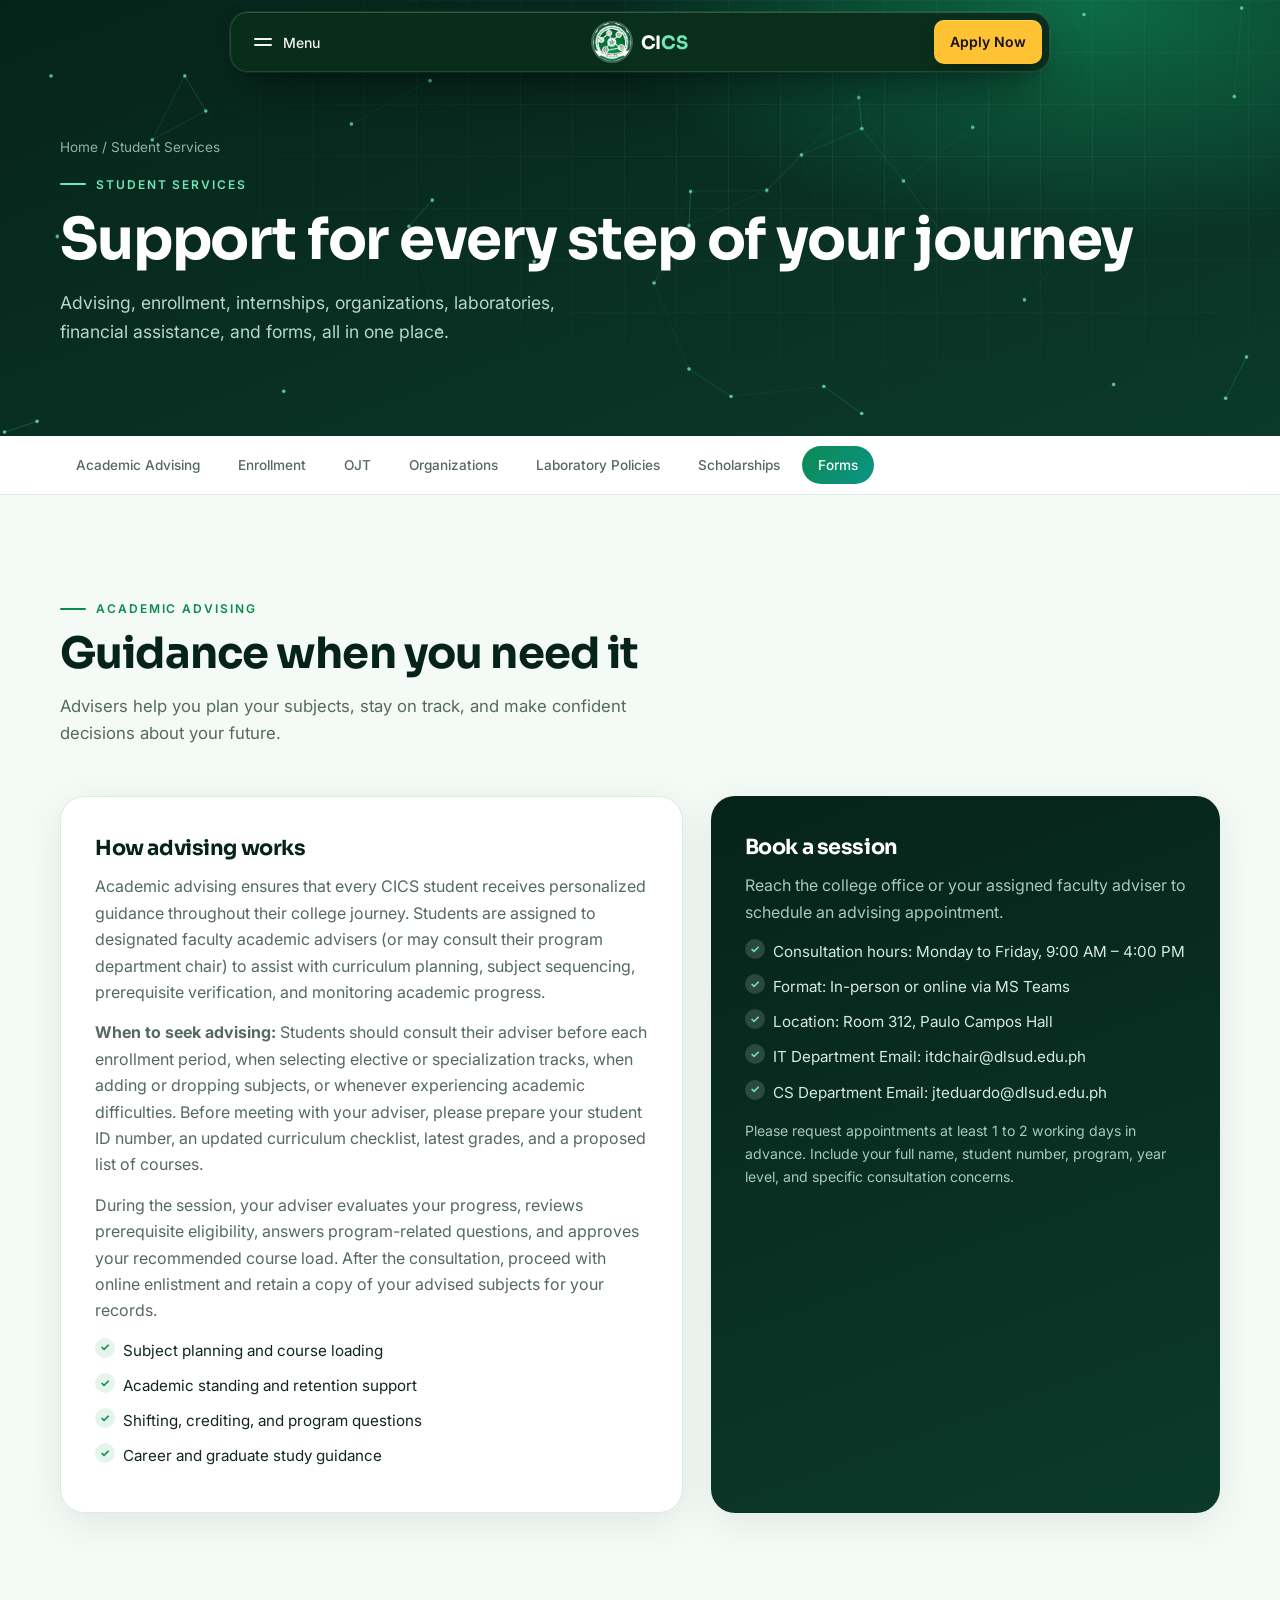
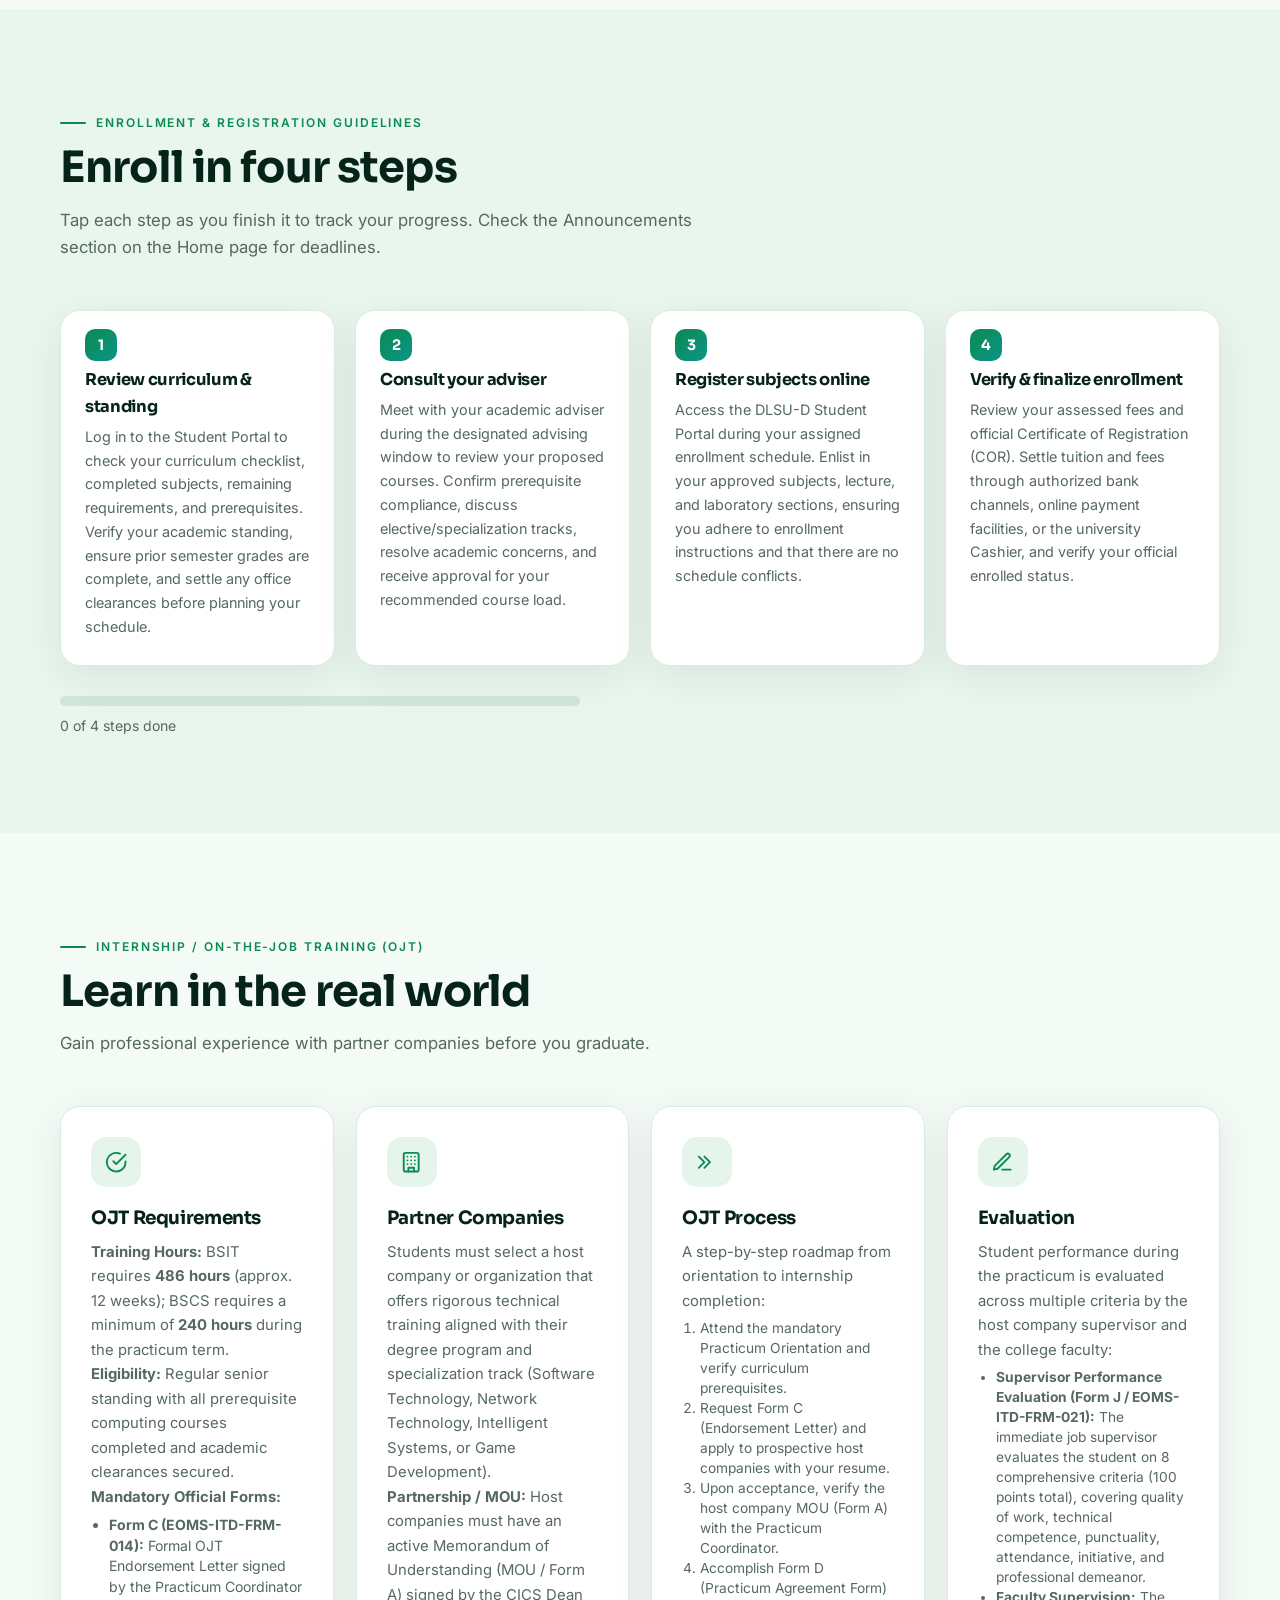
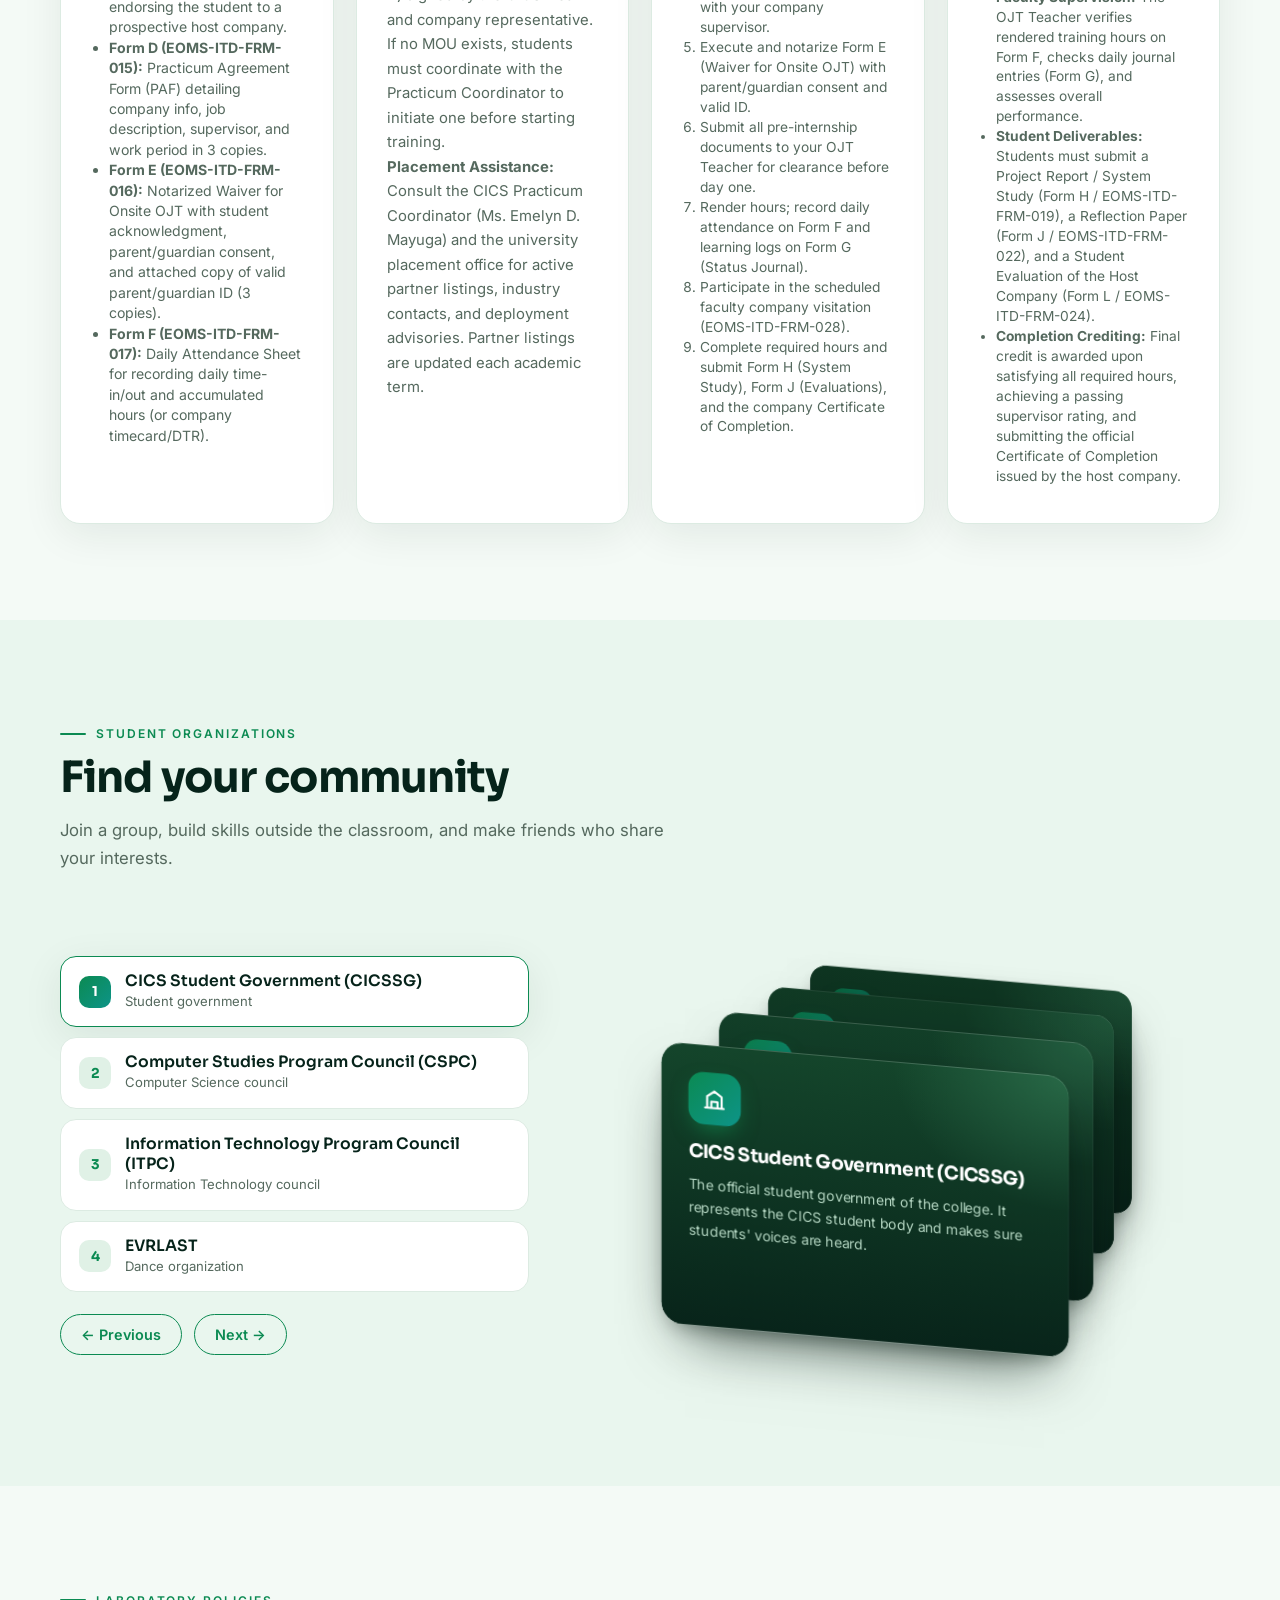
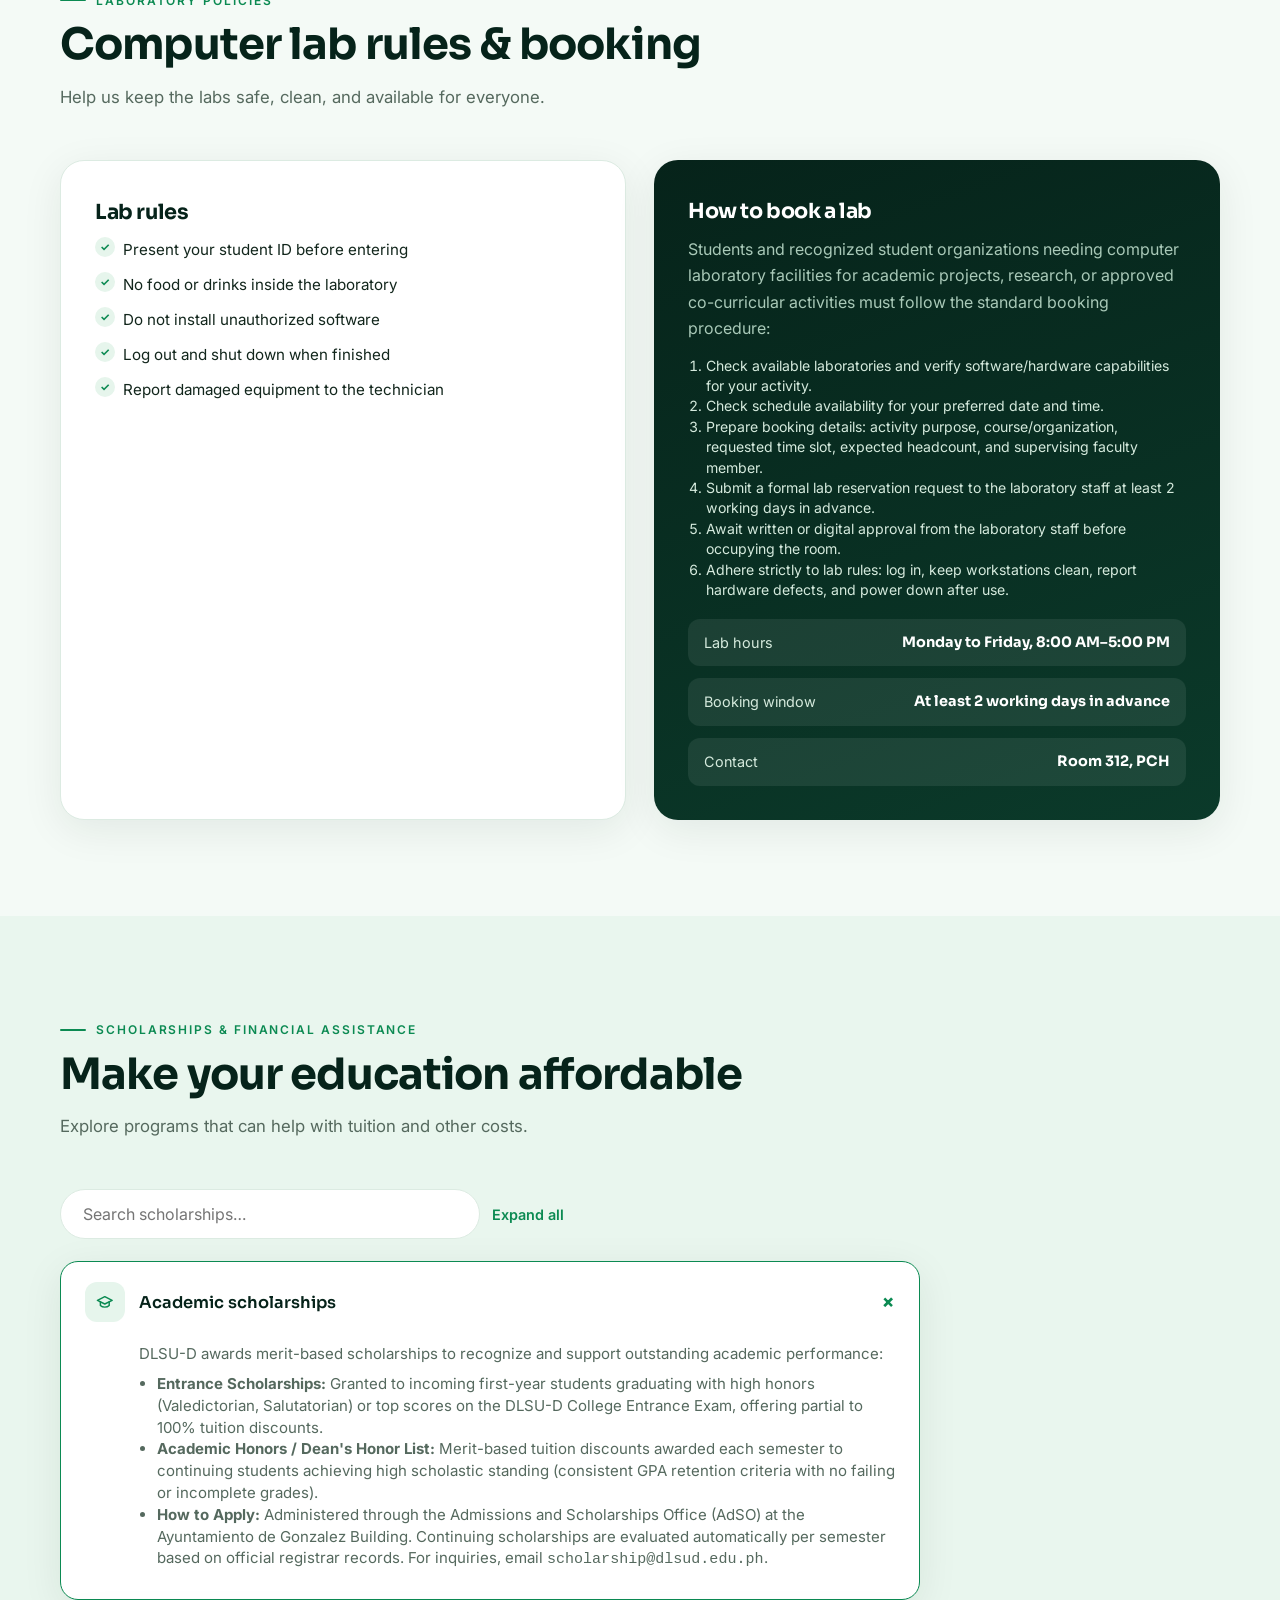
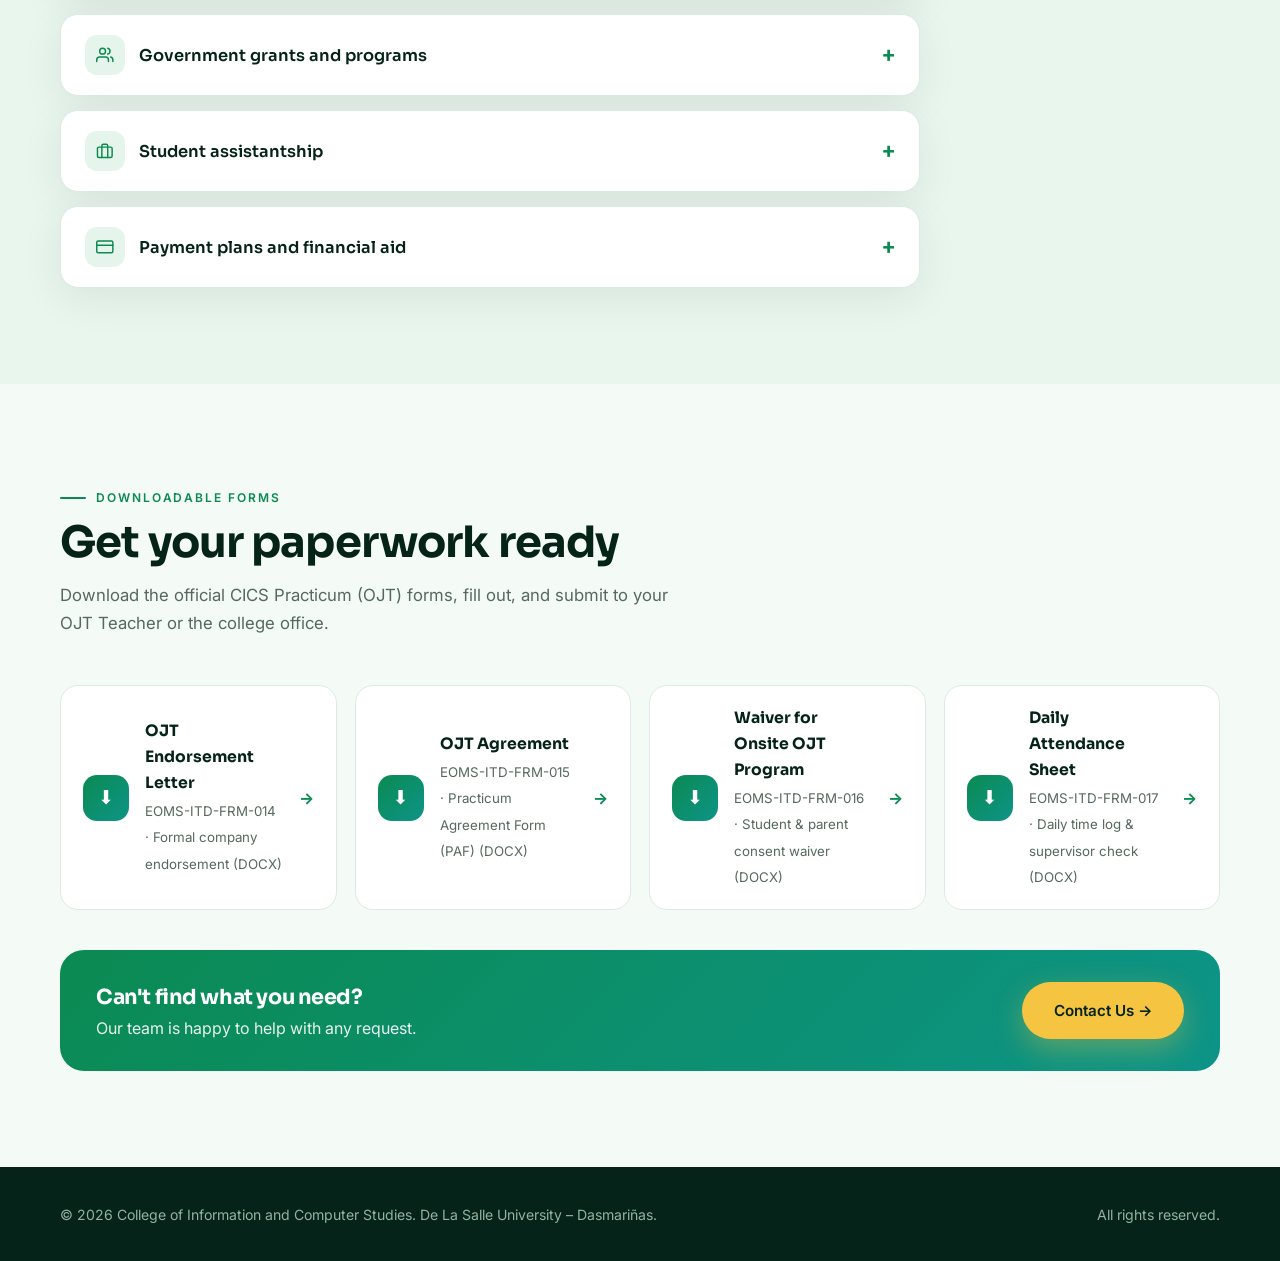
<file: services.html>
<!DOCTYPE html>
<html lang="en">
<head>
  <meta charset="UTF-8">
  <meta name="viewport" content="width=device-width, initial-scale=1">
  <title>Student Services | College of Information and Computer Studies</title>
  <link rel="icon" type="image/jpeg" href="photos/logo.jpg">
  <link rel="stylesheet" href="styles.css">
  <link rel="stylesheet" href="pages.css">
  <link rel="stylesheet" href="faculty.css">
  <link rel="stylesheet" href="services.css">
  <link rel="stylesheet" href="cardnav.css">
  <link rel="stylesheet" href="cardswap.css">
</head>
<body>

<header class="cn-host">
  <div data-cardnav></div>
</header>

<section class="page-hero">
  <div class="container">
    <div class="crumbs"><a href="index.html">Home</a> / Student Services</div>
    <span class="eyebrow">Student Services</span>
    <h1>Support for every step of your journey</h1>
    <p>Advising, enrollment, internships, organizations, laboratories, financial assistance, and forms, all in one place.</p>
  </div>
</section>

<div class="subnav" aria-label="On this page">
  <div class="container">
    <a href="#advising">Academic Advising</a>
    <a href="#enrollment">Enrollment</a>
    <a href="#ojt">OJT</a>
    <a href="#organizations">Organizations</a>
    <a href="#labs">Laboratory Policies</a>
    <a href="#scholarships">Scholarships</a>
    <a href="#forms">Forms</a>
  </div>
</div>

<section id="advising">
  <div class="container">
    <span class="eyebrow">Academic Advising</span>
    <h2>Guidance when you need it</h2>
    <p class="lead">Advisers help you plan your subjects, stay on track, and make confident decisions about your future.</p>
    <div class="advice">
      <div class="panel">
        <h3>How advising works</h3>
        <p>Academic advising ensures that every CICS student receives personalized guidance throughout their college journey. Students are assigned to designated faculty academic advisers (or may consult their program department chair) to assist with curriculum planning, subject sequencing, prerequisite verification, and monitoring academic progress.</p>
        <p><strong>When to seek advising:</strong> Students should consult their adviser before each enrollment period, when selecting elective or specialization tracks, when adding or dropping subjects, or whenever experiencing academic difficulties. Before meeting with your adviser, please prepare your student ID number, an updated curriculum checklist, latest grades, and a proposed list of courses.</p>
        <p>During the session, your adviser evaluates your progress, reviews prerequisite eligibility, answers program-related questions, and approves your recommended course load. After the consultation, proceed with online enlistment and retain a copy of your advised subjects for your records.</p>
        <ul class="ticks">
          <li>Subject planning and course loading</li>
          <li>Academic standing and retention support</li>
          <li>Shifting, crediting, and program questions</li>
          <li>Career and graduate study guidance</li>
        </ul>
      </div>
      <div class="panel dark">
        <h3>Book a session</h3>
        <p>Reach the college office or your assigned faculty adviser to schedule an advising appointment.</p>
        <ul class="ticks">
          <li>Consultation hours: Monday to Friday, 9:00 AM – 4:00 PM <small style="display:block;opacity:.8;margin-top:2px;"></small></li>
          <li>Format: In-person or online via MS Teams</li>
          <li>Location: Room 312, Paulo Campos Hall</li>
          <li>IT Department Email: itdchair@dlsud.edu.ph</li>
          <li>CS Department Email: jteduardo@dlsud.edu.ph</li>
        </ul>
        <p style="font-size:.88rem;color:#a9c9b8;margin-top:14px;margin-bottom:0;">Please request appointments at least 1 to 2 working days in advance. Include your full name, student number, program, year level, and specific consultation concerns.</p>
      </div>
    </div>
  </div>
</section>

<section id="enrollment" class="alt">
  <div class="container">
    <span class="eyebrow">Enrollment &amp; Registration Guidelines</span>
    <h2>Enroll in four steps</h2>
    <p class="lead">Tap each step as you finish it to track your progress. Check the Announcements section on the Home page for deadlines.</p>
    <div class="steps" id="steps">
      <div class="step" tabindex="0" role="checkbox" aria-checked="false">
        <h3>Review curriculum &amp; standing</h3>
        <p>Log in to the Student Portal to check your curriculum checklist, completed subjects, remaining requirements, and prerequisites. Verify your academic standing, ensure prior semester grades are complete, and settle any office clearances before planning your schedule.</p>
      </div>
      <div class="step" tabindex="0" role="checkbox" aria-checked="false">
        <h3>Consult your adviser</h3>
        <p>Meet with your academic adviser during the designated advising window to review your proposed courses. Confirm prerequisite compliance, discuss elective/specialization tracks, resolve academic concerns, and receive approval for your recommended course load.</p>
      </div>
      <div class="step" tabindex="0" role="checkbox" aria-checked="false">
        <h3>Register subjects online</h3>
        <p>Access the DLSU-D Student Portal during your assigned enrollment schedule. Enlist in your approved subjects, lecture, and laboratory sections, ensuring you adhere to enrollment instructions and that there are no schedule conflicts.</p>
      </div>
      <div class="step" tabindex="0" role="checkbox" aria-checked="false">
        <h3>Verify &amp; finalize enrollment</h3>
        <p>Review your assessed fees and official Certificate of Registration (COR). Settle tuition and fees through authorized bank channels, online payment facilities, or the university Cashier, and verify your official enrolled status.</p>
      </div>
    </div>
    <div class="step-progress"><div class="bar"><i id="stepBar"></i></div><p id="stepText">0 of 4 steps done</p></div>
  </div>
</section>

<section id="ojt">
  <div class="container">
    <span class="eyebrow">Internship / On-the-Job Training (OJT)</span>
    <h2>Learn in the real world</h2>
    <p class="lead">Gain professional experience with partner companies before you graduate.</p>
    <div class="mini-grid">
      <div class="mini">
        <div class="ic"><svg class="i" viewBox="0 0 24 24" aria-hidden="true"><path d="M22 11.08V12a10 10 0 1 1-5.93-9.14"/><polyline points="22 4 12 14.01 9 11.01"/></svg></div>
        <h3>OJT Requirements</h3>
        <p><strong>Training Hours:</strong> BSIT requires <strong>486 hours</strong> (approx. 12 weeks); BSCS requires a minimum of <strong>240 hours</strong> during the practicum term.</p>
        <p><strong>Eligibility:</strong> Regular senior standing with all prerequisite computing courses completed and academic clearances secured.</p>
        <p><strong>Mandatory Official Forms:</strong></p>
        <ul style="padding-left:18px;margin:6px 0;font-size:.88rem;color:var(--muted);line-height:1.45;">
          <li><strong>Form C (EOMS-ITD-FRM-014):</strong> Formal OJT Endorsement Letter signed by the Practicum Coordinator endorsing the student to a prospective host company.</li>
          <li><strong>Form D (EOMS-ITD-FRM-015):</strong> Practicum Agreement Form (PAF) detailing company info, job description, supervisor, and work period in 3 copies.</li>
          <li><strong>Form E (EOMS-ITD-FRM-016):</strong> Notarized Waiver for Onsite OJT with student acknowledgment, parent/guardian consent, and attached copy of valid parent/guardian ID (3 copies).</li>
          <li><strong>Form F (EOMS-ITD-FRM-017):</strong> Daily Attendance Sheet for recording daily time-in/out and accumulated hours (or company timecard/DTR).</li>
        </ul>
      </div>
      <div class="mini">
        <div class="ic"><svg class="i" viewBox="0 0 24 24" aria-hidden="true"><rect x="4" y="2" width="16" height="20" rx="2"/><path d="M9 22v-4h6v4M8 6h.01M12 6h.01M16 6h.01M8 10h.01M12 10h.01M16 10h.01M8 14h.01M12 14h.01M16 14h.01"/></svg></div>
        <h3>Partner Companies</h3>
        <p>Students must select a host company or organization that offers rigorous technical training aligned with their degree program and specialization track (Software Technology, Network Technology, Intelligent Systems, or Game Development).</p>
        <p><strong>Partnership / MOU:</strong> Host companies must have an active Memorandum of Understanding (MOU / Form A) signed by the CICS Dean and company representative. If no MOU exists, students must coordinate with the Practicum Coordinator to initiate one before starting training.</p>
        <p><strong>Placement Assistance:</strong> Consult the CICS Practicum Coordinator (Ms. Emelyn D. Mayuga) and the university placement office for active partner listings, industry contacts, and deployment advisories. Partner listings are updated each academic term.</p>
      </div>
      <div class="mini">
        <div class="ic"><svg class="i" viewBox="0 0 24 24" aria-hidden="true"><polyline points="9 18 15 12 9 6"/><polyline points="3 18 9 12 3 6"/></svg></div>
        <h3>OJT Process</h3>
        <p>A step-by-step roadmap from orientation to internship completion:</p>
        <ol style="padding-left:18px;margin:6px 0;font-size:.86rem;color:var(--muted);line-height:1.45;">
          <li>Attend the mandatory Practicum Orientation and verify curriculum prerequisites.</li>
          <li>Request Form C (Endorsement Letter) and apply to prospective host companies with your resume.</li>
          <li>Upon acceptance, verify the host company MOU (Form A) with the Practicum Coordinator.</li>
          <li>Accomplish Form D (Practicum Agreement Form) with your company supervisor.</li>
          <li>Execute and notarize Form E (Waiver for Onsite OJT) with parent/guardian consent and valid ID.</li>
          <li>Submit all pre-internship documents to your OJT Teacher for clearance before day one.</li>
          <li>Render hours; record daily attendance on Form F and learning logs on Form G (Status Journal).</li>
          <li>Participate in the scheduled faculty company visitation (EOMS-ITD-FRM-028).</li>
          <li>Complete required hours and submit Form H (System Study), Form J (Evaluations), and the company Certificate of Completion.</li>
        </ol>
      </div>
      <div class="mini">
        <div class="ic"><svg class="i" viewBox="0 0 24 24" aria-hidden="true"><path d="M12 20h9"/><path d="M16.5 3.5a2.1 2.1 0 0 1 3 3L7 19l-4 1 1-4z"/></svg></div>
        <h3>Evaluation</h3>
        <p>Student performance during the practicum is evaluated across multiple criteria by the host company supervisor and the college faculty:</p>
        <ul style="padding-left:18px;margin:6px 0;font-size:.86rem;color:var(--muted);line-height:1.45;">
          <li><strong>Supervisor Performance Evaluation (Form J / EOMS-ITD-FRM-021):</strong> The immediate job supervisor evaluates the student on 8 comprehensive criteria (100 points total), covering quality of work, technical competence, punctuality, attendance, initiative, and professional demeanor.</li>
          <li><strong>Faculty Supervision:</strong> The OJT Teacher verifies rendered training hours on Form F, checks daily journal entries (Form G), and assesses overall performance.</li>
          <li><strong>Student Deliverables:</strong> Students must submit a Project Report / System Study (Form H / EOMS-ITD-FRM-019), a Reflection Paper (Form J / EOMS-ITD-FRM-022), and a Student Evaluation of the Host Company (Form L / EOMS-ITD-FRM-024).</li>
          <li><strong>Completion Crediting:</strong> Final credit is awarded upon satisfying all required hours, achieving a passing supervisor rating, and submitting the official Certificate of Completion issued by the host company.</li>
        </ul>
      </div>
    </div>
  </div>
</section>

<section id="organizations" class="alt">
  <div class="container">
    <span class="eyebrow">Student Organizations</span>
    <h2>Find your community</h2>
    <p class="lead">Join a group, build skills outside the classroom, and make friends who share your interests.</p>
    <div class="swap-layout">
      <div>
        <div class="swap-tabs" role="tablist" aria-label="Student organizations">
        <button class="swap-tab on" type="button" data-i="0"><span class="n">1</span><span><b>CICS Student Government (CICSSG)</b><span class="d">Student government</span></span></button>
        <button class="swap-tab" type="button" data-i="1"><span class="n">2</span><span><b>Computer Studies Program Council (CSPC)</b><span class="d">Computer Science council</span></span></button>
        <button class="swap-tab" type="button" data-i="2"><span class="n">3</span><span><b>Information Technology Program Council (ITPC)</b><span class="d">Information Technology council</span></span></button>
        <button class="swap-tab" type="button" data-i="3"><span class="n">4</span><span><b>EVRLAST</b><span class="d">Dance organization</span></span></button>
        </div>
        <div class="swap-ctrl">
          <button type="button" id="swapPrev" aria-label="Previous organization">&larr; Previous</button>
          <button type="button" id="swapNext" aria-label="Next organization">Next &rarr;</button>
        </div>
      </div>
      <div class="swap-stage" id="orgSwap">
      <div class="swap-org"><div class="so-ic"><svg class="i" viewBox="0 0 24 24" aria-hidden="true" fill="none" stroke="currentColor" stroke-width="2" stroke-linecap="round" stroke-linejoin="round"><path d="M3 21h18M5 21V10l7-5 7 5v11M9 21v-6h6v6"/></svg></div><h3>CICS Student Government (CICSSG)</h3><p>The official student government of the college. It represents the CICS student body and makes sure students' voices are heard.</p><small></small></div>
      <div class="swap-org"><div class="so-ic"><svg class="i" viewBox="0 0 24 24" aria-hidden="true" fill="none" stroke="currentColor" stroke-width="2" stroke-linecap="round" stroke-linejoin="round"><path d="M9 18h6M10 22h4M12 2a7 7 0 0 0-4 12.7c.6.5 1 1.2 1 2.3h6c0-1.1.4-1.8 1-2.3A7 7 0 0 0 12 2z"/></svg></div><h3>Computer Studies Program Council (CSPC)</h3><p>The official program council for Computer Science students, providing opportunities for growth through programs and events.</p><small></small></div>
      <div class="swap-org"><div class="so-ic"><svg class="i" viewBox="0 0 24 24" aria-hidden="true" fill="none" stroke="currentColor" stroke-width="2" stroke-linecap="round" stroke-linejoin="round"><rect x="2" y="3" width="20" height="14" rx="2"/><path d="M8 21h8M12 17v4"/></svg></div><h3>Information Technology Program Council (ITPC)</h3><p>The official program council representing IT students, advocating for their needs and promoting professional growth.</p><small></small></div>
      <div class="swap-org"><div class="so-ic"><svg class="i" viewBox="0 0 24 24" aria-hidden="true" fill="none" stroke="currentColor" stroke-width="2" stroke-linecap="round" stroke-linejoin="round"><path d="M9 18V5l12-2v13"/><circle cx="6" cy="18" r="3"/><circle cx="18" cy="16" r="3"/></svg></div><h3>EVRLAST</h3><p>A dance organization of CS and IT students who showcase their creativity and talent.</p><small></small></div>
      </div>
    </div>
  </div>
</section>

<section id="labs">
  <div class="container">
    <span class="eyebrow">Laboratory Policies</span>
    <h2>Computer lab rules &amp; booking</h2>
    <p class="lead">Help us keep the labs safe, clean, and available for everyone.</p>
    <div class="rules-grid">
      <div class="panel">
        <h3>Lab rules</h3>
        <ul class="ticks">
          <li>Present your student ID before entering</li>
          <li>No food or drinks inside the laboratory</li>
          <li>Do not install unauthorized software</li>
          <li>Log out and shut down when finished</li>
          <li>Report damaged equipment to the technician</li>
        </ul>
      </div>
      <div class="panel dark">
        <h3>How to book a lab</h3>
        <p>Students and recognized student organizations needing computer laboratory facilities for academic projects, research, or approved co-curricular activities must follow the standard booking procedure:</p>
        <ol style="padding-left:18px;margin:10px 0 16px;color:#d5eadd;font-size:.88rem;line-height:1.45;">
          <li>Check available laboratories and verify software/hardware capabilities for your activity.</li>
          <li>Check schedule availability for your preferred date and time.</li>
          <li>Prepare booking details: activity purpose, course/organization, requested time slot, expected headcount, and supervising faculty member.</li>
          <li>Submit a formal lab reservation request to the laboratory staff at least 2 working days in advance.</li>
          <li>Await written or digital approval from the laboratory staff before occupying the room.</li>
          <li>Adhere strictly to lab rules: log in, keep workstations clean, report hardware defects, and power down after use.</li>
        </ol>
        <div class="booking">
          <div><span>Lab hours</span><b>Monday to Friday, 8:00 AM–5:00 PM <small style="display:block;opacity:.8;font-family:inherit;"></small></b></div>
          <div><span>Booking window</span><b>At least 2 working days in advance</b></div>
          <div><span>Contact</span><b>Room 312, PCH</b></div>
        </div>
      </div>
    </div>
  </div>
</section>

<section id="scholarships" class="alt">
  <div class="container">
    <span class="eyebrow">Scholarships &amp; Financial Assistance</span>
    <h2>Make your education affordable</h2>
    <p class="lead">Explore programs that can help with tuition and other costs.</p>
    <div class="faq-tools">
      <div class="search"><input id="faqSearch" type="search" placeholder="Search scholarships…" aria-label="Search scholarships"></div>
      <button class="link" id="expandAll" type="button">Expand all</button>
    </div>
    <div class="acc" id="acc">
      <details open>
        <summary><span class="ic"><svg class="i" viewBox="0 0 24 24" aria-hidden="true"><path d="M22 10 12 5 2 10l10 5 10-5z"/><path d="M6 12v5c3 3 9 3 12 0v-5"/></svg></span>Academic scholarships</summary>
        <div class="ans">
          <p>DLSU-D awards merit-based scholarships to recognize and support outstanding academic performance:</p>
          <ul style="padding-left:18px;margin:6px 0;line-height:1.45;">
            <li><strong>Entrance Scholarships:</strong> Granted to incoming first-year students graduating with high honors (Valedictorian, Salutatorian) or top scores on the DLSU-D College Entrance Exam, offering partial to 100% tuition discounts.</li>
            <li><strong>Academic Honors / Dean's Honor List:</strong> Merit-based tuition discounts awarded each semester to continuing students achieving high scholastic standing (consistent GPA retention criteria with no failing or incomplete grades).</li>
            <li><strong>How to Apply:</strong> Administered through the Admissions and Scholarships Office (AdSO) at the Ayuntamiento de Gonzalez Building. Continuing scholarships are evaluated automatically per semester based on official registrar records. For inquiries, email <code>scholarship@dlsud.edu.ph</code>.</li>
          </ul>
        </div>
      </details>
      <details>
        <summary><span class="ic"><svg class="i" viewBox="0 0 24 24" aria-hidden="true"><path d="M17 21v-2a4 4 0 0 0-4-4H5a4 4 0 0 0-4 4v2"/><circle cx="9" cy="7" r="4"/><path d="M23 21v-2a4 4 0 0 0-3-3.9M16 3.1a4 4 0 0 1 0 7.8"/></svg></span>Government grants and programs</summary>
        <div class="ans">
          <p>Eligible CICS students may access external and government-funded educational assistance programs:</p>
          <ul style="padding-left:18px;margin:6px 0;line-height:1.45;">
            <li><strong>CHED Scholarships &amp; Tertiary Education Subsidy (TES):</strong> Tuition subsidies and stipends administered by the Commission on Higher Education for qualified Filipino students enrolled in recognized priority degree programs.</li>
            <li><strong>DOLE Special Program for Employment of Students (SPES):</strong> Youth employment program coordinated with the Department of Labor and Employment to support deserving students during academic breaks.</li>
            <li><strong>Requirements &amp; Application Period:</strong> Applicants typically submit a Certificate of Enrollment, academic grades, and proof of family income (Certificate of Indigency or Income Tax Return). Schedules follow CHED and local government announcements; coordinate with AdSO for active application windows.</li>
          </ul>
        </div>
      </details>
      <details>
        <summary><span class="ic"><svg class="i" viewBox="0 0 24 24" aria-hidden="true"><rect x="2" y="7" width="20" height="14" rx="2"/><path d="M16 21V5a2 2 0 0 0-2-2h-4a2 2 0 0 0-2 2v16"/></svg></span>Student assistantship</summary>
        <div class="ans">
          <p>The Student Assistantship Program (SAP) offers valuable work-study experience on campus while offsetting tuition fees:</p>
          <ul style="padding-left:18px;margin:6px 0;line-height:1.45;">
            <li><strong>Scope of Work:</strong> Student assistants render designated hours per week assisting in college offices, administrative departments, or CICS computer laboratories with technical, administrative, and laboratory tasks.</li>
            <li><strong>Benefits:</strong> Tuition discounts or hourly credit allowances applied directly toward school tuition and fees.</li>
            <li><strong>Eligibility:</strong> Open to bonafide undergraduate students in good academic standing with no disciplinary record. Work duty hours are structured around class schedules to avoid conflicts. Apply through the Student Welfare Office or AdSO.</li>
          </ul>
        </div>
      </details>
      <details>
        <summary><span class="ic"><svg class="i" viewBox="0 0 24 24" aria-hidden="true"><rect x="1" y="4" width="22" height="16" rx="2"/><line x1="1" y1="10" x2="23" y2="10"/></svg></span>Payment plans and financial aid</summary>
        <div class="ans">
          <p>DLSU-D provides flexible tuition payment options and need-based institutional assistance:</p>
          <ul style="padding-left:18px;margin:6px 0;line-height:1.45;">
            <li><strong>Flexible Payment Plans:</strong> Tuition may be paid in full upon enrollment or arranged through installment schedules (initial enrollment down payment with remaining balances due prior to major exam periods).</li>
            <li><strong>Student Financial Aid Grants:</strong> Need-based institutional grants available to economically challenged yet deserving students, evaluated per academic year.</li>
            <li><strong>Payment Gateways:</strong> Settle fees via authorized bank partners, online payment channels, or the campus Cashier's Office. For detailed statement assessments or installment adjustments, consult the Accounting Office or check the Student Portal.</li>
          </ul>
        </div>
      </details>
    </div>
  </div>
</section>

<section id="forms">
  <div class="container">
    <span class="eyebrow">Downloadable Forms</span>
    <h2>Get your paperwork ready</h2>
    <p class="lead">Download the official CICS Practicum (OJT) forms, fill out, and submit to your OJT Teacher or the college office.</p>
    <div class="downloads">
      <a class="dl" href="downloads/EOMS-ITD-FRM-014-_Practicum_-_Form_C_Endorsement_Letter.docx" download="EOMS-ITD-FRM-014-OJT-Endorsement-Letter.docx" title="Letter used to formally endorse an IT student for on-the-job training to a prospective training company.">
        <div class="ic">⬇</div>
        <div>
          <b>OJT Endorsement Letter</b>
          <small>EOMS-ITD-FRM-014 · Formal company endorsement (DOCX)</small>
        </div>
        <span class="arrow">→</span>
      </a>
      <a class="dl" href="downloads/EOMS-ITD-FRM-015-_Practicum_-_Form_D_Practicum_Agreement_Form.docx" download="EOMS-ITD-FRM-015-Practicum-Agreement-Form.docx" title="Agreement containing the student's and company's training details, immediate supervisor, work period, work description, and required signatures before the fieldwork/training begins.">
        <div class="ic">⬇</div>
        <div>
          <b>OJT Agreement</b>
          <small>EOMS-ITD-FRM-015 · Practicum Agreement Form (PAF) (DOCX)</small>
        </div>
        <span class="arrow">→</span>
      </a>
      <a class="dl" href="downloads/EOMS-ITD-FRM-016-_Practicum_-_Form_E.2_Waiver_for_Onsite_OJT_Program.docx" download="EOMS-ITD-FRM-016-Waiver-Onsite-OJT.docx" title="Waiver documenting the student's acknowledgment and voluntary participation in the onsite OJT program, including the required parent/legal guardian consent section and supporting ID attachment stated in the form.">
        <div class="ic">⬇</div>
        <div>
          <b>Waiver for Onsite OJT Program</b>
          <small>EOMS-ITD-FRM-016 · Student &amp; parent consent waiver (DOCX)</small>
        </div>
        <span class="arrow">→</span>
      </a>
      <a class="dl" href="downloads/EOMS-ITD-FRM-017-_Practicum_-_Form_F_Daily_Attendance_Sheet.docx" download="EOMS-ITD-FRM-017-Daily-Attendance-Sheet.docx" title="Form used to record the student's daily attendance, time in and out, rendered hours, and total accumulated training hours, with certification by the immediate job supervisor and checking by the OJT teacher.">
        <div class="ic">⬇</div>
        <div>
          <b>Daily Attendance Sheet</b>
          <small>EOMS-ITD-FRM-017 · Daily time log &amp; supervisor check (DOCX)</small>
        </div>
        <span class="arrow">→</span>
      </a>
    </div>
    <div class="cta-strip">
      <div><h3>Can't find what you need?</h3><p>Our team is happy to help with any request.</p></div>
      <a href="contact.html#inquiry" class="btn btn-primary">Contact Us →</a>
    </div>
  </div>
</section>

<footer>
  <div class="container"><span>© 2026 College of Information and Computer Studies. De La Salle University – Dasmariñas.</span><span>All rights reserved.</span></div>
</footer>

<script src="cardswap.js"></script>
<script>
  (function () {
    var tabs = document.querySelectorAll('.swap-tab');
    function mark(i) { tabs.forEach(function (t, k) { t.classList.toggle('on', k === i); }); }
    var swap = CardSwap(document.getElementById('orgSwap'), {
      width: 420, height: 290, cardDistance: 46, verticalDistance: 48, depth: 80, skewAmount: 5,
      visibleCards: 4, delay: 4500, autoplay: true, pauseOnHover: true, draggable: true,
      bounce: 0.35, parallax: 0.4, hoverSpread: 0.12, dim: 0.5, cardRadius: 22, intro: true,
      theme: 'dark', ariaLabel: 'Student organizations',
      vars: {
        '--swap-tile': 'linear-gradient(180deg, #14452b 0%, #08241a 100%)',
        '--swap-shade': '#03120b',
        '--swap-shadow': '0 30px 60px -24px rgba(4, 23, 15, .75), 0 10px 24px -12px rgba(4, 23, 15, .5)'
      },
      onChange: mark
    });
    tabs.forEach(function (t) { t.addEventListener('click', function () { swap.show(Number(t.dataset.i)); }); });
    document.getElementById('swapNext').addEventListener('click', function () { swap.next(); });
    document.getElementById('swapPrev').addEventListener('click', function () { swap.prev(); });
  })();
</script>
<script src="cardnav.js"></script>
<script src="script.js"></script>
<script>
/* Enrollment checklist (remembered in this browser) */
(() => {
  const steps = [...document.querySelectorAll('#steps .step')], bar = document.getElementById('stepBar'), txt = document.getElementById('stepText');
  let saved = []; try { saved = JSON.parse(localStorage.getItem('cics-steps') || '[]'); } catch (e) {}
  const update = () => {
    const n = steps.filter(s => s.classList.contains('done')).length;
    bar.style.width = n / steps.length * 100 + '%';
    txt.innerHTML = n === steps.length ? '<svg class="i" viewBox="0 0 24 24" aria-hidden="true"><polygon points="12 2 15.09 8.26 22 9.27 17 14.14 18.18 21.02 12 17.77 5.82 21.02 7 14.14 2 9.27 8.91 8.26 12 2"/></svg> All done. You are enrolled!' : `${n} of ${steps.length} steps done`;
    try { localStorage.setItem('cics-steps', JSON.stringify(steps.map(s => s.classList.contains('done')))); } catch (e) {}
  };
  steps.forEach((s, i) => {
    if (saved[i]) { s.classList.add('done'); s.setAttribute('aria-checked', 'true'); }
    const flip = () => { s.classList.toggle('done'); s.setAttribute('aria-checked', s.classList.contains('done')); update(); };
    s.addEventListener('click', flip);
    s.addEventListener('keydown', e => { if (e.key === 'Enter' || e.key === ' ') { e.preventDefault(); flip(); } });
  });
  update();

  /* Scholarship search + expand all */
  const ds = [...document.querySelectorAll('#acc details')];
  document.getElementById('faqSearch').addEventListener('input', e => {
    const t = e.target.value.toLowerCase().trim();
    ds.forEach(d => d.classList.toggle('hide', t && !d.textContent.toLowerCase().includes(t)));
  });
  const btn = document.getElementById('expandAll'); let open = false;
  btn.addEventListener('click', () => { open = !open; ds.forEach(d => d.open = open); btn.textContent = open ? 'Collapse all' : 'Expand all'; });
})();
</script>
</body>
</html>
</file>
<file: styles.css>
@import url("https://fonts.googleapis.com/css2?family=Sora:wght@500;600;700;800&family=Inter:wght@400;500;600&family=JetBrains+Mono:wght@400;500&display=swap");

:root {
  --navy: #06231a;
  --navy-2: #0b3a2a;
  --blue: #0b8a52;      /* primary green (kept variable names so page CSS still works) */
  --violet: #0d9488;    /* teal-green for gradients */
  --cyan: #6ee7b7;      /* mint accent */
  --gold: #f5c542;      /* Lasallian gold accent */
  --bg: #f4faf6;
  --card: #ffffff;
  --text: #12261c;
  --muted: #55695e;
  --line: #dcebe2;
  --tint: #e6f5ec;
  --tint-2: #f0f9f3;
  --radius: 20px;
  --shadow: 0 10px 40px rgba(6, 35, 26, .08);
  --shadow-lg: 0 24px 60px rgba(6, 35, 26, .18);
  --grad: linear-gradient(135deg, var(--blue), var(--violet));
}
* { box-sizing: border-box; margin: 0; padding: 0; }
html { scroll-behavior: smooth; scroll-padding-top: 130px; }
body { font-family: "Inter", system-ui, sans-serif; color: var(--text); background: var(--bg); line-height: 1.65; -webkit-font-smoothing: antialiased; }
h1, h2, h3, .logo { font-family: "Sora", sans-serif; letter-spacing: -.02em; }
a { color: inherit; text-decoration: none; }
img { max-width: 100%; display: block; }
.container { width: min(1160px, 100% - 40px); margin-inline: auto; }
section { padding: 96px 0; position: relative; }
::selection { background: var(--cyan); color: var(--navy); }

.eyebrow { display: inline-flex; align-items: center; gap: 10px; text-transform: uppercase; letter-spacing: .16em; font-size: .75rem; font-weight: 600; color: var(--blue); }
.eyebrow::before { content: ""; width: 26px; height: 2px; background: currentColor; border-radius: 2px; }
h2 { font-size: clamp(1.9rem, 3.4vw, 2.7rem); line-height: 1.15; color: var(--navy); margin: 10px 0 14px; }
.lead { color: var(--muted); max-width: 640px; font-size: 1.05rem; margin-bottom: 48px; }

/* Buttons */
.btn { display: inline-flex; align-items: center; gap: 8px; padding: 14px 30px; border-radius: 999px; font-weight: 600; font-size: .95rem; border: 2px solid transparent; transition: transform .2s, box-shadow .2s, background .2s; cursor: pointer; font-family: inherit; }
.btn:hover { transform: translateY(-3px); }
.btn-primary { background: var(--gold); color: var(--navy); box-shadow: 0 10px 30px rgba(245, 197, 66, .35); }
.btn-primary:hover { box-shadow: 0 14px 36px rgba(245, 197, 66, .55); }
.btn-outline { border-color: rgba(255,255,255,.5); color: #fff; backdrop-filter: blur(6px); }
.btn-outline:hover { background: rgba(255,255,255,.14); border-color: #fff; }
.btn-blue { background: var(--grad); color: #fff; box-shadow: 0 10px 30px rgba(11, 138, 82, .35); }

/* Header */
header { position: sticky; top: 0; z-index: 50; background: rgba(6, 35, 26, .78); backdrop-filter: blur(14px); border-bottom: 1px solid rgba(255,255,255,.08); color: #fff; transition: background .3s, box-shadow .3s; }
header.stuck { background: rgba(6, 35, 26, .95); box-shadow: 0 8px 30px rgba(0,0,0,.25); }
.nav { display: flex; align-items: center; justify-content: space-between; height: 72px; }
.logo { font-weight: 800; font-size: 1.35rem; display: flex; align-items: center; gap: 10px; }
.logo i { width: 34px; height: 34px; border-radius: 10px; background: var(--grad); display: grid; place-items: center; font-style: normal; font-size: .95rem; transition: transform .4s; }
.logo:hover i { transform: rotate(180deg); }
.logo span { color: var(--cyan); }
nav ul { display: flex; gap: 6px; list-style: none; }
nav a { font-size: .9rem; font-weight: 500; padding: 8px 14px; border-radius: 999px; color: #c6e6d3; transition: .2s; }
nav a:hover { color: #fff; background: rgba(255,255,255,.1); }
nav a.active { color: #fff; background: rgba(255,255,255,.16); }
.menu-btn { display: none; background: none; border: 0; color: #fff; font-size: 1.6rem; cursor: pointer; }

/* Scroll progress + back to top + toast */
#progress { position: fixed; top: 0; left: 0; right: 0; height: 3px; z-index: 100; background: linear-gradient(90deg, var(--cyan), var(--gold)); transform-origin: left; transform: scaleX(0); }
#toTop { position: fixed; right: 22px; bottom: 22px; z-index: 60; width: 48px; height: 48px; border-radius: 50%; border: 0; background: var(--grad); color: #fff; font-size: 1.2rem; cursor: pointer; box-shadow: var(--shadow-lg); opacity: 0; transform: translateY(20px); pointer-events: none; transition: .3s; }
#toTop.show { opacity: 1; transform: none; pointer-events: auto; }
#toTop:hover { transform: translateY(-4px); }
#toast { position: fixed; left: 50%; bottom: 30px; z-index: 120; transform: translate(-50%, 30px); background: var(--navy); color: #fff; padding: 12px 22px; border-radius: 999px; font-size: .9rem; opacity: 0; transition: .3s; pointer-events: none; box-shadow: var(--shadow-lg); }
#toast.show { opacity: 1; transform: translate(-50%, 0); }

/* Canvas background in heroes */
canvas.fx { position: absolute; inset: 0; width: 100%; height: 100%; pointer-events: none; z-index: 0; }
.hero > .container, .page-hero > .container { z-index: 1; }

/* Spotlight on cards (injected by script.js) */
.spot { position: absolute; inset: 0; border-radius: inherit; pointer-events: none; opacity: 0; transition: opacity .3s; background: radial-gradient(260px circle at var(--mx, 50%) var(--my, 50%), rgba(34, 197, 130, .18), transparent 70%); z-index: 0; }
.has-spot { position: relative; }
.has-spot:hover > .spot { opacity: 1; }

/* Hero */
.hero { background: radial-gradient(900px 500px at 85% 10%, rgba(20,184,122,.5), transparent 60%), radial-gradient(700px 500px at 0% 100%, rgba(110,231,183,.25), transparent 60%), linear-gradient(160deg, var(--navy), var(--navy-2)); color: #fff; padding: 120px 0 130px; overflow: hidden; }
.hero::before { content: ""; position: absolute; inset: 0; background-image: linear-gradient(rgba(255,255,255,.05) 1px, transparent 1px), linear-gradient(90deg, rgba(255,255,255,.05) 1px, transparent 1px); background-size: 52px 52px; mask-image: radial-gradient(ellipse at 60% 40%, #000 20%, transparent 75%); pointer-events: none; }
.hero-grid { position: relative; display: grid; grid-template-columns: 1.1fr .9fr; gap: 64px; align-items: center; }
.hero .eyebrow { color: var(--cyan); }
.hero h1 { font-size: clamp(2.4rem, 5vw, 4.1rem); line-height: 1.08; margin: 18px 0 22px; }
.hero h1 em { font-style: normal; background: linear-gradient(90deg, var(--cyan), #a7f3d0, var(--gold)); -webkit-background-clip: text; background-clip: text; color: transparent; }
.caret { display: inline-block; width: 4px; height: .9em; margin-left: 4px; background: var(--gold); vertical-align: -.08em; animation: blink 1s steps(2) infinite; }
@keyframes blink { 50% { opacity: 0; } }
.hero p { color: #b9d6c6; max-width: 520px; font-size: 1.1rem; margin-bottom: 34px; }
.hero-actions { display: flex; gap: 14px; flex-wrap: wrap; }

.hero-visual { position: relative; }
.hero-img { aspect-ratio: 4/3.2; border-radius: 24px; background: url("images/featured.jpg") center/cover, rgba(255,255,255,.06); border: 1px solid rgba(255,255,255,.18); box-shadow: var(--shadow-lg); overflow: hidden; position: relative; }
.code-window { position: absolute; inset: 0; padding: 22px; font: 400 .85rem/1.9 "JetBrains Mono", monospace; color: #c9ecd9; background: linear-gradient(160deg, rgba(11,58,42,.92), rgba(6,35,26,.96)); }
.hero-img.has-photo .code-window { display: none; }
.dots { display: flex; gap: 7px; margin-bottom: 14px; }
.dots b { width: 11px; height: 11px; border-radius: 50%; background: #ff5f57; }
.dots b:nth-child(2) { background: #febc2e; } .dots b:nth-child(3) { background: #28c840; }
.k { color: #c792ea; } .s { color: #c3e88d; } .f { color: #82e0c0; } .c { color: #5f8a75; }
.code-line { opacity: 0; animation: lineIn .5s forwards; }
@keyframes lineIn { to { opacity: 1; } }
.float { position: absolute; background: #fff; color: var(--navy); border-radius: 16px; padding: 14px 18px; box-shadow: var(--shadow-lg); display: flex; gap: 12px; align-items: center; font-size: .85rem; font-weight: 600; animation: bob 5s ease-in-out infinite; }
.float small { display: block; font-weight: 400; color: var(--muted); font-size: .75rem; }
.float .ic { width: 38px; height: 38px; border-radius: 12px; display: grid; place-items: center; background: var(--tint); font-size: 1.1rem; }
.float.a { left: -34px; bottom: 36px; }
.float.b { right: -20px; top: -22px; animation-delay: -2.5s; }
@keyframes bob { 50% { transform: translateY(-10px); } }

/* Marquee */
@keyframes scroll { to { transform: translateX(-50%); } }

/* About */
.about-grid { display: grid; grid-template-columns: 1fr 1fr; gap: 72px; align-items: center; }
.about-grid .lead { margin-bottom: 28px; }
.stats { display: grid; grid-template-columns: repeat(2, 1fr); gap: 18px; }
.stat { background: var(--card); padding: 30px 26px; border-radius: var(--radius); box-shadow: var(--shadow); border: 1px solid var(--line); transition: transform .25s; }
.stat:hover { transform: translateY(-6px); }
.stat:nth-child(even) { transform: translateY(24px); }
.stat:nth-child(even):hover { transform: translateY(18px); }
.stat b { display: block; font: 800 2.4rem "Sora", sans-serif; background: var(--grad); -webkit-background-clip: text; background-clip: text; color: transparent; }
.stat span { color: var(--muted); font-size: .92rem; }

/* Programs */
.programs { background: linear-gradient(160deg, var(--navy), var(--navy-2)); color: #fff; overflow: hidden; }
.programs::after { content: ""; position: absolute; width: 520px; height: 520px; right: -160px; top: -160px; background: radial-gradient(circle, rgba(20,184,122,.4), transparent 70%); pointer-events: none; }
.programs h2 { color: #fff; }
.programs .lead { color: #a9c9b8; }
.programs .eyebrow { color: var(--cyan); }
.prog-grid { position: relative; z-index: 1; display: grid; grid-template-columns: repeat(auto-fit, minmax(250px, 1fr)); gap: 22px; }
.prog { position: relative; background: rgba(255,255,255,.05); border: 1px solid rgba(255,255,255,.12); padding: 32px 28px; border-radius: var(--radius); backdrop-filter: blur(8px); transition: .3s; overflow: hidden; }
.prog::before { content: ""; position: absolute; inset: 0 0 auto 0; height: 3px; background: linear-gradient(90deg, var(--cyan), var(--gold)); transform: scaleX(0); transform-origin: left; transition: transform .35s; }
.prog:hover { background: rgba(255,255,255,.1); transform: translateY(-8px); border-color: rgba(255,255,255,.3); }
.prog:hover::before { transform: scaleX(1); }
.prog .ic { width: 52px; height: 52px; border-radius: 15px; background: var(--grad); display: grid; place-items: center; font-size: 1.4rem; margin-bottom: 20px; }
.prog h3 { font-size: 1.5rem; color: #fff; }
.prog p { color: #a9c9b8; margin: 6px 0 22px; font-size: .95rem; }
.prog .more { color: var(--gold); font-weight: 600; font-size: .92rem; }
.prog:hover .more { letter-spacing: .02em; }
.prog > *:not(.spot) { position: relative; z-index: 1; }

/* Tabs / filter chips (shared) */
.tab-list, .filters { display: flex; gap: 8px; flex-wrap: wrap; margin-bottom: 32px; }
.tab-list button, .filters button { font: 500 .9rem "Inter", sans-serif; padding: 10px 20px; border-radius: 999px; border: 1px solid var(--line); background: var(--card); color: var(--muted); cursor: pointer; transition: .2s; }
.tab-list button:hover, .filters button:hover { border-color: var(--blue); color: var(--blue); }
.tab-list button.on, .filters button.on { background: var(--grad); color: #fff; border-color: transparent; box-shadow: 0 8px 22px rgba(11,138,82,.3); }
.tab-panel { display: none; }
.tab-panel.on { display: block; animation: fadeUp .45s ease; }
@keyframes fadeUp { from { opacity: 0; transform: translateY(14px); } to { opacity: 1; transform: none; } }

/* Announcements */
.ann-grid { display: grid; grid-template-columns: repeat(auto-fit, minmax(255px, 1fr)); gap: 22px; }
.card { background: var(--card); border-radius: var(--radius); border: 1px solid var(--line); box-shadow: var(--shadow); padding: 28px; transition: .3s; position: relative; }
.card:hover { transform: translateY(-6px); box-shadow: var(--shadow-lg); }
.card.hide { display: none; }
.card .tag { display: inline-block; font-size: .7rem; font-weight: 700; text-transform: uppercase; letter-spacing: .1em; padding: 5px 12px; border-radius: 999px; background: var(--tint); color: var(--blue); }
.card h3 { margin: 16px 0 10px; color: var(--navy); font-size: 1.12rem; line-height: 1.35; }
.card time { font-size: .85rem; color: var(--muted); display: flex; align-items: flex-start; gap: 8px; line-height: 1.45; }
.card time::before { content: ""; width: 15px; height: 15px; flex-shrink: 0; margin-top: 2px; background: url("data:image/svg+xml,%3Csvg xmlns='http://www.w3.org/2000/svg' viewBox='0 0 24 24' fill='none' stroke='%2355685d' stroke-width='2' stroke-linecap='round' stroke-linejoin='round'%3E%3Crect x='3' y='4' width='18' height='18' rx='2'/%3E%3Cline x1='16' y1='2' x2='16' y2='6'/%3E%3Cline x1='8' y1='2' x2='8' y2='6'/%3E%3Cline x1='3' y1='10' x2='21' y2='10'/%3E%3C/svg%3E") center/contain no-repeat; }
.card.deadline .tag { background: #fff4d6; color: #a06a00; }
.card.deadline { border-color: #ffe3a0; }

/* Achievements */
.ach { background: linear-gradient(180deg, #dff3e6, var(--bg)); }
.ach-grid { display: grid; grid-template-columns: repeat(auto-fit, minmax(235px, 1fr)); gap: 22px; }
.ach-item { background: var(--card); border-radius: var(--radius); padding: 34px 26px; text-align: center; box-shadow: var(--shadow); border: 1px solid var(--line); transition: .3s; }
.ach-item:hover { transform: translateY(-8px); }
.ach-item .icon { width: 68px; height: 68px; margin: 0 auto 18px; border-radius: 22px; background: linear-gradient(135deg, var(--tint), #d6f1e2); display: grid; place-items: center; font-size: 2rem; transition: transform .3s; }
.ach-item:hover .icon { transform: rotate(-8deg) scale(1.1); }
.ach-item h3 { color: var(--navy); font-size: 1.05rem; }
.ach-item p { color: var(--muted); font-size: .9rem; margin-top: 4px; }

/* CTA */
.cta { text-align: center; color: #fff; background: radial-gradient(600px 300px at 50% 0%, rgba(110,231,183,.3), transparent 70%), var(--grad); overflow: hidden; }
.cta::before { content: ""; position: absolute; inset: 0; background-image: radial-gradient(rgba(255,255,255,.12) 1.5px, transparent 1.5px); background-size: 28px 28px; }
.cta .container { position: relative; }
.cta h2 { color: #fff; font-size: clamp(2rem, 4vw, 3rem); }
.cta p { opacity: .9; margin-bottom: 34px; font-size: 1.1rem; }
.cta-btns { display: flex; gap: 14px; justify-content: center; flex-wrap: wrap; }

footer { background: var(--navy); color: #8fb5a0; padding: 36px 0; font-size: .88rem; }
footer .container { display: flex; justify-content: space-between; flex-wrap: wrap; gap: 12px; }

/* Scroll reveal */
.reveal { opacity: 0; transform: translateY(28px); transition: opacity .7s ease, transform .7s ease; }
.reveal.in { opacity: 1; transform: none; }
.stat.reveal.in:nth-child(even) { transform: translateY(24px); }
@media (prefers-reduced-motion: reduce) { .reveal { opacity: 1; transform: none; transition: none; } .float, .marquee div, .caret { animation: none; } html { scroll-behavior: auto; } canvas.fx { display: none; } }

@media (max-width: 900px) {
  .hero-grid, .about-grid { grid-template-columns: 1fr; gap: 48px; }
  .hero { padding: 72px 0 90px; }
  section { padding: 68px 0; }
  .float.a { left: 8px; } .float.b { right: 8px; }
  .stat:nth-child(even), .stat.reveal.in:nth-child(even) { transform: none; }
  .menu-btn { display: block; }
  nav { position: absolute; top: 72px; left: 0; right: 0; background: var(--navy); display: none; padding: 12px 20px 20px; border-bottom: 1px solid rgba(255,255,255,.1); }
  nav.open { display: block; }
  nav ul { flex-direction: column; }
  nav a { display: block; padding: 12px 14px; }
  footer .container { justify-content: center; text-align: center; }
}

/* Hero headline built from FuzzyText canvases. Each canvas has transparent padding
   (fuzzRange 16 + 20 + inset 5 = 41px) around the text, so pull it back to keep the text aligned. */
.hero h1.fz-title { margin: 18px 0 22px; }
.fz-line { display: block; margin: 0 0 4px -41px; width: max-content; max-width: none; }
.fz-line canvas { display: block; max-width: none !important; }

/* Line icons (replace emojis) */
svg.i { width: 1em; height: 1em; fill: none; stroke: currentColor; stroke-width: 2; stroke-linecap: round; stroke-linejoin: round; flex: none; }
.ic, .icon, .club .top { color: #fff; }
.val .ic, .mini .ic, .ach-item .icon, .acc summary .ic, .float .ic { color: var(--blue); }

/* Career chips inside track cards (spacing fix) */
.mini .more-info .chips {
  display: flex;
  flex-wrap: wrap;
  gap: 8px;
  margin-top: 10px;
}
.mini .more-info .chips span {
  display: inline-block;
  padding: 6px 12px;
  border-radius: 999px;
  background: var(--tint);
  color: var(--blue);
  font-size: .8rem;
  font-weight: 500;
  line-height: 1.3;
}
</file>
<file: pages.css>
/* Inner pages (About, Programs, ...). Loaded after styles.css */
.page-hero { background: radial-gradient(800px 400px at 85% 0%, rgba(20,184,122,.45), transparent 60%), linear-gradient(160deg, var(--navy), var(--navy-2)); color: #fff; padding: 84px 0 90px; overflow: hidden; }
.page-hero::before { content: ""; position: absolute; inset: 0; background-image: linear-gradient(rgba(255,255,255,.05) 1px, transparent 1px), linear-gradient(90deg, rgba(255,255,255,.05) 1px, transparent 1px); background-size: 52px 52px; mask-image: radial-gradient(ellipse at 70% 30%, #000 10%, transparent 70%); pointer-events: none; }
.page-hero .container { position: relative; }
.page-hero .eyebrow { color: var(--cyan); }
.page-hero h1 { font-size: clamp(2.2rem, 4.6vw, 3.6rem); line-height: 1.1; margin: 14px 0 16px; }
.page-hero p { color: #b9d6c6; max-width: 560px; font-size: 1.1rem; }
.crumbs { font-size: .85rem; color: #8fb5a0; margin-bottom: 8px; }
.crumbs a:hover { color: #fff; }

.subnav { position: sticky; top: 72px; z-index: 40; background: rgba(255,255,255,.92); backdrop-filter: blur(12px); border-bottom: 1px solid var(--line); }
.subnav .container { display: flex; gap: 6px; overflow-x: auto; padding: 10px 0; scrollbar-width: none; }
.subnav a { white-space: nowrap; font-size: .85rem; font-weight: 500; color: var(--muted); padding: 8px 16px; border-radius: 999px; transition: .2s; }
.subnav a:hover { background: var(--tint); color: var(--blue); }
.subnav a.on { background: var(--grad); color: #fff; }

.alt { background: #e9f6ee; }
.split { display: grid; grid-template-columns: 1fr 1fr; gap: 64px; align-items: center; }
.split p { color: var(--muted); margin-bottom: 16px; }
.photo { aspect-ratio: 4/3.2; border-radius: 24px; background: linear-gradient(135deg, #d5eee0, #e4f5ea); border: 1px solid var(--line); box-shadow: var(--shadow-lg); display: grid; place-items: center; color: var(--muted); font-size: .9rem; text-align: center; padding: 20px; background-size: cover; background-position: center; overflow: hidden; }
.photo.has-img { padding: 0; }
.photo img { width: 100%; height: 100%; object-fit: cover; display: block; border-radius: inherit; }
.facts { display: grid; grid-template-columns: repeat(3, 1fr); gap: 14px; margin-top: 24px; }
.facts div { background: var(--card); border: 1px solid var(--line); border-radius: 16px; padding: 16px; transition: .25s; }
.facts div:hover { transform: translateY(-4px); border-color: var(--blue); }
.facts b { display: block; font: 800 1.5rem "Sora", sans-serif; color: var(--blue); }
.facts span { font-size: .8rem; color: var(--muted); }

/* About */
.mv-grid { display: grid; grid-template-columns: repeat(2, 1fr); gap: 22px; margin-bottom: 22px; }
.mv { background: var(--card); border: 1px solid var(--line); border-radius: var(--radius); padding: 36px; box-shadow: var(--shadow); transition: .3s; }
.mv:hover { transform: translateY(-6px); box-shadow: var(--shadow-lg); }
.mv .ic, .val .ic { width: 52px; height: 52px; border-radius: 15px; background: var(--grad); display: grid; place-items: center; font-size: 1.4rem; margin-bottom: 18px; }
.mv h3 { font-size: 1.4rem; color: var(--navy); margin-bottom: 8px; }
.mv p, .val p { color: var(--muted); }
.val-grid { display: grid; grid-template-columns: repeat(auto-fit, minmax(210px, 1fr)); gap: 18px; }
.val { background: var(--card); border: 1px solid var(--line); border-radius: var(--radius); padding: 26px; transition: .3s; }
.val:hover { transform: translateY(-6px); box-shadow: var(--shadow-lg); }
.val .ic { background: var(--tint); }
.val h3 { font-size: 1.05rem; color: var(--navy); margin-bottom: 4px; }
.val p { font-size: .9rem; }

.timeline { position: relative; max-width: 760px; margin-inline: auto; padding-left: 34px; }
.timeline::before { content: ""; position: absolute; left: 7px; top: 6px; bottom: 6px; width: 2px; background: linear-gradient(var(--blue), var(--violet), transparent); }
.tl { position: relative; background: var(--card); border: 1px solid var(--line); border-radius: var(--radius); padding: 24px 28px; margin-bottom: 20px; box-shadow: var(--shadow); transition: .3s; }
.tl:hover { transform: translateX(6px); border-color: var(--blue); }
.tl::before { content: ""; position: absolute; left: -34px; top: 28px; width: 16px; height: 16px; border-radius: 50%; background: var(--card); border: 4px solid var(--blue); transition: .3s; }
.tl:hover::before { background: var(--blue); transform: scale(1.25); }
.tl .yr { font: 700 .8rem "Sora", sans-serif; color: var(--blue); letter-spacing: .1em; }
.tl h3 { color: var(--navy); font-size: 1.15rem; margin: 4px 0; }
.tl p { color: var(--muted); font-size: .95rem; }

.dean { display: grid; grid-template-columns: .8fr 1.2fr; gap: 56px; align-items: center; background: var(--card); border: 1px solid var(--line); border-radius: 28px; padding: 40px; box-shadow: var(--shadow-lg); }
.dean .photo { aspect-ratio: 4/5; border-radius: 20px; box-shadow: none; }
.dean blockquote { font: 600 clamp(1.15rem, 2vw, 1.5rem)/1.5 "Sora", sans-serif; color: var(--navy); margin: 14px 0 18px; }
.dean p { color: var(--muted); margin-bottom: 20px; }
.dean cite { font-style: normal; display: block; font-weight: 600; color: var(--navy); }
.dean cite small { display: block; font-weight: 400; color: var(--muted); }

/* Organizational Structure */
.org-tree { display: flex; flex-direction: column; align-items: center; width: 100%; margin-top: 24px; }
.org-stem { width: 2px; height: 28px; background: #92d4b2; margin: 0 auto; flex: none; }

.org-node { background: var(--card); border: 1.5px solid #2da66f; border-radius: 16px; padding: 14px 28px; text-align: center; box-shadow: var(--shadow); min-width: 270px; transition: .3s; }
.org-node:hover { transform: translateY(-3px); box-shadow: var(--shadow-lg); }
.org-node b { display: block; font-family: "Sora", sans-serif; color: var(--navy); font-size: 1.02rem; }
.org-node span { font-size: .85rem; color: var(--muted); }

.org-node.org-dean { background: linear-gradient(145deg, #073823, #0b5936); border: none; padding: 16px 36px; min-width: 290px; }
.org-node.org-dean .org-role { display: block; font: 800 .72rem "Sora", sans-serif; letter-spacing: .16em; text-transform: uppercase; color: #5ef1a8; margin-bottom: 4px; }
.org-node.org-dean b { color: #ffffff; font-size: 1.15rem; }

.org-node.org-chair { min-width: 270px; }
.org-node.org-chair span { margin-top: 3px; display: block; }

.org-branch-wrap { display: grid; grid-template-columns: 1fr 1fr; gap: 32px; width: 100%; max-width: 1060px; position: relative; padding-top: 28px; }
.org-branch-wrap::before { content: ""; position: absolute; top: 0; left: 25%; right: 25%; height: 2px; background: #92d4b2; }

.org-col { display: flex; flex-direction: column; align-items: center; position: relative; width: 100%; }
.org-col::before { content: ""; position: absolute; top: -28px; left: 50%; transform: translateX(-50%); width: 2px; height: 28px; background: #92d4b2; }

/* Faculty Detailed Cards */
.org-card { background: #ffffff; border: 2px solid #0c8a4c; border-radius: 22px; padding: 28px 30px 28px; width: 100%; box-shadow: 0 10px 30px rgba(6,35,26,.05); text-align: left; transition: transform .3s, box-shadow .3s; }
.org-card:hover { transform: translateY(-4px); box-shadow: 0 16px 36px rgba(6,35,26,.09); }

.org-card-head { display: flex; justify-content: space-between; align-items: flex-start; padding-bottom: 16px; border-bottom: 1px solid #e5eee8; margin-bottom: 20px; }
.org-card-head h3 { font: 800 1.32rem "Sora", sans-serif; color: var(--navy); margin-bottom: 3px; }
.org-card-head p { font-size: .85rem; color: var(--muted); margin: 0; }
.org-card-badge { background: #d7f5e5; color: #086938; font: 700 .78rem "Sora", sans-serif; padding: 6px 14px; border-radius: 999px; white-space: nowrap; flex: none; margin-left: 14px; }

.org-sec-title { display: flex; align-items: center; gap: 12px; font: 800 .72rem "Sora", sans-serif; letter-spacing: .14em; text-transform: uppercase; color: #0c8a4c; margin: 18px 0 10px; }
.org-sec-title::after { content: ""; flex: 1; height: 1px; background: #eaf1ed; }

.org-grid-2 { display: grid; grid-template-columns: 1fr 1fr; gap: 8px 18px; margin-bottom: 6px; }
.org-member { font-size: .88rem; color: var(--navy); line-height: 1.5; padding: 3px 0; display: flex; align-items: center; gap: 6px; }
.org-deg-tag { font: 700 .75rem "Sora", sans-serif; color: #0b8a52; margin-left: 2px; }

.org-btn { display: inline-flex; align-items: center; gap: 8px; border: 1.5px solid #0c8a4c; color: #0c8a4c; padding: 9px 22px; border-radius: 999px; font: 700 .85rem "Sora", sans-serif; text-decoration: none; margin-top: 22px; transition: .25s; }
.org-btn:hover { background: #0c8a4c; color: #ffffff; transform: translateY(-2px); }

@media (max-width: 860px) {
  .org-branch-wrap { grid-template-columns: 1fr; gap: 40px; padding-top: 0; }
  .org-branch-wrap::before, .org-col::before { display: none; }
  .org-card { padding: 24px 20px; }
}

@media (max-width: 480px) {
  .org-grid-2 { grid-template-columns: 1fr; }
  .org-node.org-dean, .org-node.org-chair { min-width: 0; width: 100%; }
}

.logos { display: grid; grid-template-columns: repeat(auto-fit, minmax(180px, 1fr)); gap: 18px; margin-bottom: 36px; }
.logo-box { min-height: 125px; height: auto; border: 1.5px dashed #a9cdb8; border-radius: 18px; background: rgba(255,255,255,.7); display: grid; place-items: center; text-align: center; color: var(--muted); font-size: .85rem; padding: 16px 14px; transition: .3s; }
.logo-box:hover { border-color: var(--blue); background: #fff; transform: translateY(-4px); }
.logo-box .acc-logo { height: 42px; max-width: 140px; width: auto; object-fit: contain; margin: 0 auto 10px; display: block; }
.logo-box b { display: block; color: var(--navy); font-family: "Sora", sans-serif; margin-bottom: 3px; }
.acc-title { font: 700 .8rem "Sora", sans-serif; letter-spacing: .14em; text-transform: uppercase; color: var(--blue); margin: 8px 0 14px; }

/* ============================================================
   ACADEMIC PROGRAMS - MODERN CURRICULUM & DEGREE UI
   ============================================================ */

#undergraduate {
  background: var(--bg);
  position: relative;
}

/* Top Program Switcher Tabs */
.program-switcher {
  display: flex;
  gap: 12px;
  justify-content: center;
  flex-wrap: wrap;
  margin-bottom: 36px;
}
.program-switcher-btn {
  display: inline-flex;
  align-items: center;
  gap: 10px;
  padding: 13px 26px;
  border-radius: 999px;
  font: 600 .95rem "Sora", sans-serif;
  border: 1.5px solid var(--line);
  background: #ffffff;
  color: var(--muted);
  cursor: pointer;
  transition: all .25s ease;
  box-shadow: 0 4px 14px rgba(6, 35, 26, 0.04);
}
.program-switcher-btn svg {
  width: 18px;
  height: 18px;
  transition: transform .25s ease;
}
.program-switcher-btn:hover {
  border-color: var(--blue);
  color: var(--blue);
  transform: translateY(-2px);
  box-shadow: 0 8px 20px rgba(11, 138, 82, 0.12);
}
.program-switcher-btn.on {
  background: linear-gradient(135deg, #0b8a52 0%, #0d9488 100%);
  color: #ffffff;
  border-color: transparent;
  box-shadow: 0 10px 24px rgba(11, 138, 82, 0.28);
}
.program-switcher-btn.on svg {
  transform: scale(1.1);
}

/* Program Card Container */
.program {
  background: #ffffff;
  border: 1px solid rgba(11, 138, 82, 0.16);
  border-radius: 28px;
  box-shadow: 0 20px 48px -12px rgba(6, 35, 26, 0.08);
  overflow: hidden;
  margin-bottom: 40px;
}

/* Program Header Banner */
.program-head {
  display: flex;
  flex-direction: column;
  gap: 20px;
  padding: 38px 44px;
  background: linear-gradient(135deg, #052618 0%, #0a3d24 55%, #0d4a2d 100%);
  color: #ffffff;
  position: relative;
  overflow: hidden;
}
.program-head::after {
  content: "";
  position: absolute;
  right: -60px;
  top: -60px;
  width: 320px;
  height: 320px;
  background: radial-gradient(circle, rgba(110, 231, 183, 0.15) 0%, transparent 70%);
  pointer-events: none;
}
.program-head-top {
  display: flex;
  align-items: center;
  justify-content: space-between;
  gap: 16px;
  flex-wrap: wrap;
}
.program-head-badge {
  display: inline-flex;
  align-items: center;
  gap: 6px;
  font: 700 .72rem "Sora", sans-serif;
  letter-spacing: .12em;
  text-transform: uppercase;
  color: var(--cyan);
  background: rgba(110, 231, 183, 0.12);
  border: 1px solid rgba(110, 231, 183, 0.25);
  padding: 5px 12px;
  border-radius: 999px;
}
.program-head-abbr {
  font: 800 .9rem "Sora", sans-serif;
  letter-spacing: .08em;
  color: var(--gold);
  background: rgba(245, 197, 66, 0.14);
  border: 1px solid rgba(245, 197, 66, 0.3);
  padding: 4px 14px;
  border-radius: 999px;
}
.program-head-main {
  display: flex;
  align-items: center;
  gap: 22px;
}
.program-head-icon {
  width: 64px;
  height: 64px;
  border-radius: 20px;
  background: rgba(255, 255, 255, 0.12);
  border: 1.5px solid rgba(255, 255, 255, 0.22);
  display: grid;
  place-items: center;
  font-size: 1.9rem;
  flex: none;
  box-shadow: 0 8px 24px rgba(0, 0, 0, 0.16);
}
.program-head-icon svg {
  width: 34px;
  height: 34px;
  stroke: #ffffff;
}
.program-head-text h3 {
  font-size: clamp(1.5rem, 2.8vw, 2.1rem);
  font-weight: 700;
  line-height: 1.2;
  color: #ffffff;
  margin-bottom: 6px;
}
.program-head-text .program-subtitle {
  color: #b0d4c0;
  font-size: .95rem;
}
.program-meta-chips {
  display: flex;
  flex-wrap: wrap;
  gap: 10px;
  padding-top: 6px;
  border-top: 1px solid rgba(255, 255, 255, 0.12);
}
.meta-chip {
  display: inline-flex;
  align-items: center;
  gap: 7px;
  background: rgba(255, 255, 255, 0.08);
  border: 1px solid rgba(255, 255, 255, 0.15);
  color: #e2f4ea;
  font-size: .8rem;
  font-weight: 500;
  padding: 5px 12px;
  border-radius: 999px;
}
.meta-chip svg {
  width: 14px;
  height: 14px;
  stroke: var(--cyan);
  fill: none;
  stroke-width: 2;
}

/* Program Description & Career Options Grid */
.program-overview {
  display: grid;
  grid-template-columns: 1.2fr 1fr;
  gap: 36px;
  padding: 40px 44px;
  background: #ffffff;
  border-bottom: 1px solid var(--line);
}
.program-desc-block h4,
.program-careers-block h4,
.curriculum-header h4 {
  font: 700 .78rem "Sora", sans-serif;
  letter-spacing: .14em;
  text-transform: uppercase;
  color: var(--blue);
  margin-bottom: 12px;
}
.program-desc-block p {
  color: var(--muted);
  font-size: .96rem;
  line-height: 1.7;
  margin-bottom: 14px;
}
.program-desc-block .desc-lead {
  color: var(--navy);
  font-weight: 500;
  font-size: 1.02rem;
}
.specialization-banner {
  background: var(--tint-2);
  border: 1px solid var(--line);
  border-left: 4px solid var(--blue);
  border-radius: 12px;
  padding: 14px 18px;
  margin-top: 18px;
}
.specialization-banner b {
  display: block;
  font-family: "Sora", sans-serif;
  font-size: .82rem;
  letter-spacing: .08em;
  text-transform: uppercase;
  color: var(--navy);
  margin-bottom: 8px;
}
.specialization-tags {
  display: flex;
  flex-wrap: wrap;
  gap: 8px;
}
.spec-tag {
  display: inline-flex;
  align-items: center;
  gap: 6px;
  background: #ffffff;
  border: 1px solid rgba(11, 138, 82, 0.25);
  color: var(--navy);
  font-size: .82rem;
  font-weight: 600;
  padding: 5px 12px;
  border-radius: 999px;
  box-shadow: 0 2px 6px rgba(0, 0, 0, 0.03);
}
.spec-tag::before {
  content: "";
  width: 6px;
  height: 6px;
  border-radius: 50%;
  background: var(--blue);
}

/* Careers Pills */
.program-careers-block .careers-sub {
  color: var(--muted);
  font-size: .88rem;
  margin-bottom: 14px;
}
.career-pills {
  display: flex;
  flex-wrap: wrap;
  gap: 8px;
}
.career-pill {
  background: var(--tint);
  border: 1px solid rgba(11, 138, 82, 0.18);
  color: #064024;
  font-size: .84rem;
  font-weight: 500;
  padding: 7px 14px;
  border-radius: 999px;
  transition: all .2s ease;
  cursor: default;
}
.career-pill:hover {
  background: var(--blue);
  color: #ffffff;
  border-color: var(--blue);
  transform: translateY(-2px);
  box-shadow: 0 4px 12px rgba(11, 138, 82, 0.22);
}

/* Collapsible Program Goals & Pathways */
.program-accordion {
  border-bottom: 1px solid var(--line);
  background: #fbfdfc;
}
.program-accordion summary {
  padding: 16px 44px;
  font: 600 .88rem "Sora", sans-serif;
  color: var(--blue);
  cursor: pointer;
  display: flex;
  align-items: center;
  justify-content: space-between;
  user-select: none;
  transition: background .2s ease;
}
.program-accordion summary:hover {
  background: var(--tint-2);
}
.program-accordion[open] summary {
  border-bottom: 1px solid var(--line);
}
.program-accordion .accordion-arrow {
  transition: transform .25s ease;
  font-size: .85rem;
}
.program-accordion[open] .accordion-arrow {
  transform: rotate(180deg);
}
.program-accordion-content {
  padding: 32px 44px;
  animation: fadeUp .25s ease;
}
.goals-wrapper {
  margin-bottom: 28px;
}
.goals-heading {
  font: 700 .78rem "Sora", sans-serif;
  letter-spacing: .14em;
  text-transform: uppercase;
  color: var(--blue);
  margin-bottom: 14px;
}
.pathways-wrapper .chips {
  display: flex;
  flex-wrap: wrap;
  gap: 8px;
}

/* ============================================================
   CURRICULUM OVERVIEW SECTION (PILLS & CARDS)
   ============================================================ */

.curriculum-section {
  padding: 40px 44px 48px;
  background: #ffffff;
}
.curriculum-header {
  margin-bottom: 26px;
}
.curriculum-header h3 {
  font-size: 1.45rem;
  color: var(--navy);
  margin-bottom: 6px;
}
.curriculum-header p {
  color: var(--muted);
  font-size: .95rem;
}

/* Year Level Pill Navigation */
.curr-year-nav {
  display: flex;
  gap: 10px;
  flex-wrap: wrap;
  margin-bottom: 32px;
  padding: 6px;
  background: #f0f7f3;
  border-radius: 999px;
  width: fit-content;
  max-width: 100%;
  position: relative;
  z-index: 2;
}
.curr-year-btn {
  font: 600 .86rem "Sora", sans-serif;
  padding: 9px 20px;
  border-radius: 999px;
  border: 1px solid transparent;
  background: transparent;
  color: #375344;
  cursor: pointer;
  transition: all .2s ease;
  white-space: nowrap;
  user-select: none;
  -webkit-user-select: none;
  pointer-events: auto;
}
.curr-year-btn:hover {
  color: var(--blue);
  background: rgba(255, 255, 255, 0.7);
}
.curr-year-btn.on {
  background: #0b8a52;
  color: #ffffff;
  border-color: transparent;
  box-shadow: 0 4px 14px rgba(11, 138, 82, 0.28);
}

/* Curriculum Year Panels */
.curr-year-panel {
  display: none;
}
.curr-year-panel.on {
  display: block;
  animation: fadeUp .3s ease;
}

/* Semesters Grid */
.semesters-grid {
  display: grid;
  grid-template-columns: 1fr 1fr;
  gap: 28px;
}
.semester-col {
  display: flex;
  flex-direction: column;
}
.semester-header {
  display: flex;
  align-items: center;
  justify-content: space-between;
  padding: 12px 18px;
  background: #f4f9f6;
  border: 1px solid var(--line);
  border-radius: 12px;
  margin-bottom: 14px;
}
.semester-header h5 {
  font: 700 .9rem "Sora", sans-serif;
  color: var(--navy);
  margin: 0;
}
.sem-count-badge {
  font: 600 .72rem "Inter", sans-serif;
  color: var(--blue);
  background: #ffffff;
  border: 1px solid rgba(11, 138, 82, 0.2);
  padding: 3px 9px;
  border-radius: 999px;
}

/* Subject Cards List */
.subject-list {
  display: flex;
  flex-direction: column;
  gap: 9px;
}
.curr-card {
  display: flex;
  align-items: center;
  justify-content: space-between;
  gap: 14px;
  background: #ffffff;
  border: 1px solid #e1ebe4;
  border-radius: 12px;
  padding: 12px 16px;
  transition: all .2s ease;
  box-shadow: 0 2px 6px rgba(6, 35, 26, 0.02);
}
.curr-card:hover {
  border-color: var(--blue);
  transform: translateX(4px);
  box-shadow: 0 6px 16px rgba(11, 138, 82, 0.08);
}
.curr-card-name {
  font-size: .91rem;
  font-weight: 500;
  color: #12261c;
  line-height: 1.35;
  flex: 1;
}
.curr-badge-box {
  display: flex;
  align-items: center;
  gap: 6px;
  flex: none;
}
.curr-badge {
  font: 700 .68rem "JetBrains Mono", monospace;
  letter-spacing: .04em;
  text-transform: uppercase;
  padding: 3px 8px;
  border-radius: 6px;
  line-height: 1;
}
.curr-badge.lec {
  background: #eff6ff;
  color: #1e40af;
  border: 1px solid #bfdbfe;
}
.curr-badge.lab {
  background: #ecfdf5;
  color: #065f46;
  border: 1px solid #a7f3d0;
}
.curr-badge.track {
  background: #fffbeb;
  color: #92400e;
  border: 1px solid #fde68a;
  font-family: "Sora", sans-serif;
  font-size: .65rem;
  font-weight: 600;
}
.curr-badge.elec {
  background: #f5f3ff;
  color: #5b21b6;
  border: 1px solid #ddd6fe;
  font-family: "Sora", sans-serif;
  font-size: .65rem;
  font-weight: 600;
}

/* Track Section Headers within Year 3 / Year 4 */
.track-section-divider {
  display: flex;
  align-items: center;
  gap: 10px;
  margin: 16px 0 10px;
  font: 700 .75rem "Sora", sans-serif;
  letter-spacing: .08em;
  text-transform: uppercase;
  color: #074726;
}
.track-section-divider::before {
  content: "";
  width: 8px;
  height: 8px;
  border-radius: 50%;
  background: var(--gold);
}
.curr-card.track-card {
  background: #fbfdfc;
  border-left: 3px solid #f5c542;
}

/* Special Term Card */
.special-term-hero {
  background: linear-gradient(135deg, #073820 0%, #0d5635 100%);
  color: #ffffff;
  border-radius: 18px;
  padding: 32px 36px;
  display: flex;
  align-items: center;
  justify-content: space-between;
  gap: 24px;
  box-shadow: 0 12px 30px rgba(6, 35, 26, 0.12);
}
.special-term-content h5 {
  font: 700 1.25rem "Sora", sans-serif;
  color: #ffffff;
  margin-bottom: 6px;
}
.special-term-content p {
  color: #b9e0cb;
  font-size: .95rem;
  margin: 0;
}
.special-term-badge {
  font: 700 .85rem "Sora", sans-serif;
  letter-spacing: .06em;
  text-transform: uppercase;
  background: rgba(245, 197, 66, 0.18);
  border: 1px solid rgba(245, 197, 66, 0.4);
  color: var(--gold);
  padding: 8px 18px;
  border-radius: 999px;
  flex: none;
}

/* Electives Grid */
.electives-note {
  background: var(--tint-2);
  border: 1px solid var(--line);
  border-radius: 12px;
  padding: 12px 18px;
  font-size: .9rem;
  color: var(--navy);
  margin-bottom: 18px;
}
.electives-grid {
  display: grid;
  grid-template-columns: repeat(auto-fill, minmax(280px, 1fr));
  gap: 12px;
}

/* ============================================================
   RESPONSIVE LAYOUT
   ============================================================ */

@media (max-width: 1024px) {
  .program-head, .program-overview, .curriculum-section, .program-accordion-content {
    padding: 30px 28px;
  }
  .program-overview {
    grid-template-columns: 1fr;
    gap: 28px;
  }
}

@media (max-width: 768px) {
  .program-head, .program-overview, .curriculum-section, .program-accordion-content {
    padding: 24px 20px;
  }
  .program-head-main {
    flex-direction: column;
    align-items: flex-start;
    gap: 14px;
  }
  .semesters-grid {
    grid-template-columns: 1fr;
    gap: 24px;
  }
  .curr-year-nav {
    border-radius: 16px;
    width: 100%;
    overflow-x: auto;
    padding: 6px;
  }
  .special-term-hero {
    flex-direction: column;
    align-items: flex-start;
    padding: 24px 20px;
  }
}

.mini-grid { display: grid; grid-template-columns: repeat(auto-fit, minmax(260px, 1fr)); gap: 22px; }
.mini { background: var(--card); border: 1px solid var(--line); border-radius: var(--radius); padding: 30px; box-shadow: var(--shadow); transition: .3s; }
.mini:hover { transform: translateY(-6px); box-shadow: var(--shadow-lg); }
.mini .ic { width: 50px; height: 50px; border-radius: 15px; background: var(--tint); display: grid; place-items: center; font-size: 1.4rem; margin-bottom: 16px; }
.mini h3 { color: var(--navy); font-size: 1.15rem; margin-bottom: 6px; }
.mini p { color: var(--muted); font-size: .93rem; }
.badge { display: inline-block; font-size: .68rem; font-weight: 700; letter-spacing: .1em; text-transform: uppercase; padding: 4px 10px; border-radius: 999px; background: #fff4d6; color: #a06a00; margin-bottom: 12px; }
.badge.green { background: var(--tint); color: var(--blue); }

/* Expandable track cards */
.track { cursor: pointer; }
.track .more-info { max-height: 0; overflow: hidden; transition: max-height .45s ease; }
.track.open .more-info { max-height: 340px; }
.track .toggle { display: inline-block; margin-top: 14px; font-size: .85rem; font-weight: 600; color: var(--blue); }
.track.open .toggle::after { content: " ↑"; }
.track:not(.open) .toggle::after { content: " ↓"; }
.track .more-info h4 { font: 700 .72rem "Sora", sans-serif; letter-spacing: .12em; text-transform: uppercase; color: var(--blue); margin: 16px 0 10px; }

.downloads { display: grid; grid-template-columns: repeat(auto-fit, minmax(260px, 1fr)); gap: 18px; }
.dl { display: flex; align-items: center; gap: 16px; background: var(--card); border: 1px solid var(--line); border-radius: 18px; padding: 20px 22px; transition: .3s; }
.dl:hover { transform: translateY(-4px); border-color: var(--blue); box-shadow: var(--shadow-lg); }
.dl .ic { width: 46px; height: 46px; border-radius: 14px; background: var(--grad); color: #fff; display: grid; place-items: center; font-size: 1.2rem; flex: none; }
.dl b { display: block; color: var(--navy); font-family: "Sora", sans-serif; font-size: .98rem; }
.dl small { color: var(--muted); }
.dl .arrow { margin-left: auto; color: var(--blue); font-weight: 700; transition: transform .2s; }
.dl:hover .arrow { transform: translateX(5px); }

@media (max-width: 1000px) { .program-body { grid-template-columns: 1fr; } }
@media (max-width: 900px) {
  .split, .dean, .mv-grid { grid-template-columns: 1fr; gap: 36px; }
  .dean { padding: 26px; }
  .org .row::before, .org .row .node::before { display: none; }
  .org .row { padding-top: 12px; flex-direction: column; align-items: center; }
  .program-head, .program-body { padding: 24px; }
  .goals, .path-filter { padding: 0 24px 28px; }
}
</file>
<file: cardnav.css>
/* CardNav (React Bits), vanilla port. Component CSS is unchanged except where noted. */
.card-nav {
  position: relative;
  width: 100%;
  max-width: var(--cn-max);
  height: var(--cn-bar);
  margin: 0 auto;
  font-size: 14px;
  line-height: 1.4;
  -webkit-tap-highlight-color: transparent;
}

.card-nav__panel {
  position: absolute;
  top: 0;
  right: 0;
  left: 0;
  z-index: 10;
  height: var(--cn-bar);
  border-radius: var(--cn-radius);
  overflow: hidden;
  background: var(--cn-panel);
  box-shadow: var(--cn-shadow);
  -webkit-backdrop-filter: var(--cn-blur);
  backdrop-filter: var(--cn-blur);
}

.card-nav__rim {
  position: absolute;
  inset: 0;
  z-index: 3;
  border-radius: inherit;
  box-shadow: inset 0 0 0 1px var(--cn-edge), inset 0 1px 0 var(--cn-highlight);
  pointer-events: none;
}

.card-nav__bar {
  position: relative;
  z-index: 2;
  display: grid;
  grid-template-columns: 1fr auto 1fr;
  align-items: center;
  height: var(--cn-bar);
  padding: 0 var(--cn-inset);
  box-sizing: border-box;
}

.card-nav__menu {
  display: inline-flex;
  align-items: center;
  gap: 10px;
  justify-self: start;
  height: calc(var(--cn-bar) - var(--cn-inset) * 2);
  padding: 0 14px 0 16px;
  border: 0;
  border-radius: calc(var(--cn-radius) - var(--cn-inset));
  background: none;
  color: var(--cn-text);
  font-family: inherit;
  font-size: inherit;
  font-weight: 500;
  cursor: pointer;
  outline: none;
  transition: background-color 0.2s ease;
}
.card-nav__menu[data-icon-only] { justify-content: center; width: calc(var(--cn-bar) - var(--cn-inset) * 2); padding: 0; }
.card-nav__menu:hover { background: var(--cn-hover); }

.card-nav__menu:focus-visible,
.card-nav__logo:focus-visible,
.card-nav__cta:focus-visible,
.card-nav__link:focus-visible { outline: 2px solid var(--cn-ring); outline-offset: 2px; }

.card-nav__burger { position: relative; width: 18px; height: 12px; }
.card-nav__line {
  position: absolute; left: 0; width: 100%; height: 1.5px; border-radius: 2px; background: currentColor;
  transition: transform 0.5s cubic-bezier(0.22, 1, 0.36, 1), top 0.5s cubic-bezier(0.22, 1, 0.36, 1);
}
.card-nav__line--top { top: 2.25px; }
.card-nav__line--bottom { top: 8.25px; }
.card-nav[data-open] .card-nav__line--top { top: 5.25px; transform: rotate(45deg); }
.card-nav[data-open] .card-nav__line--bottom { top: 5.25px; transform: rotate(-45deg); }

.card-nav__menu-label { position: relative; display: inline-grid; overflow: hidden; }
.card-nav__word { grid-area: 1 / 1; transition: transform 0.5s cubic-bezier(0.22, 1, 0.36, 1); }
.card-nav__word--close { transform: translateY(110%); }
.card-nav[data-open] .card-nav__word--open { transform: translateY(-110%); }
.card-nav[data-open] .card-nav__word--close { transform: translateY(0); }

.card-nav__logo { display: inline-flex; align-items: center; justify-self: center; height: var(--cn-logo); color: var(--cn-text); text-decoration: none; outline: none; }
.card-nav__logo img, .card-nav__logo svg { display: block; height: 100%; width: auto; }

.card-nav__cta {
  display: inline-flex; align-items: center; justify-content: center; justify-self: end;
  height: calc(var(--cn-bar) - var(--cn-inset) * 2); padding: 0 16px; border: 0;
  border-radius: calc(var(--cn-radius) - var(--cn-inset)); background: var(--cn-cta); box-shadow: var(--cn-cta-shadow);
  color: var(--cn-cta-ink); font-family: inherit; font-size: inherit; font-weight: 600; white-space: nowrap;
  text-decoration: none; cursor: pointer; outline: none; transition: filter 0.2s ease;
}
.card-nav__cta:hover { filter: var(--cn-cta-hover); }

.card-nav[data-narrow] .card-nav__bar { grid-template-columns: auto 1fr auto; }
.card-nav[data-narrow] .card-nav__logo { grid-column: 1; grid-row: 1; justify-self: start; padding-left: 14px; }
.card-nav[data-narrow] .card-nav__menu { grid-column: 3; grid-row: 1; justify-self: end; }
/* vanilla port: the bar button hides when narrow, the wide one inside the menu shows instead */
.card-nav[data-narrow] .card-nav__bar > .card-nav__cta { display: none; }
.card-nav:not([data-narrow]) .card-nav__cta-wrap { display: none; }

.card-nav__content {
  position: absolute; top: var(--cn-bar); right: 0; left: 0; display: flex; flex-direction: column;
  gap: var(--cn-gap); padding: 0 var(--cn-inset) var(--cn-inset); box-sizing: border-box; perspective: 900px;
  visibility: hidden;
}
.card-nav[data-shown] .card-nav__content { visibility: visible; }

.card-nav__cards { display: flex; gap: var(--cn-gap); }
.card-nav[data-narrow] .card-nav__cards { flex-direction: column; }

.card-nav__card {
  position: relative; display: flex; flex: 1 1 0; flex-direction: column; gap: 18px; min-width: 0;
  min-height: var(--cn-card); padding: 16px 16px 14px; border-radius: calc(var(--cn-radius) - var(--cn-inset));
  box-sizing: border-box; background: var(--cn-tile); box-shadow: var(--cn-tile-rim); color: var(--cn-text);
  transform-origin: 50% 0; will-change: transform, opacity;
}
.card-nav[data-narrow] .card-nav__card { flex: none; min-height: 0; gap: 10px; padding: 14px 14px 12px; }
.card-nav[data-narrow] .card-nav__links { flex-direction: row; flex-wrap: wrap; gap: 2px 16px; }

.card-nav__card[data-tinted] { box-shadow: inset 0 1px 0 rgba(255, 255, 255, 0.16), 0 4px 10px -4px rgba(0, 0, 0, 0.45); }
.card-nav__card-head { display: flex; flex-direction: column; gap: 4px; }
.card-nav__label { font-size: 17px; font-weight: 600; letter-spacing: -0.015em; }
.card-nav__description { margin: 0; color: var(--cn-muted); font-size: 13px; line-height: 1.45; }
.card-nav__card[data-tinted] .card-nav__description { color: inherit; opacity: 0.7; }

.card-nav__links { display: flex; flex-direction: column; gap: 2px; margin: auto 0 0; padding: 0; list-style: none; }
.card-nav__link {
  display: inline-flex; align-items: center; gap: 8px; padding: 3px 0; border: 0; border-radius: 6px; background: none;
  color: inherit; font-family: inherit; font-size: 14px; font-weight: 500; text-decoration: none; cursor: pointer;
  outline: none; opacity: 0.82; transition: opacity 0.2s ease;
}
.card-nav__link:hover { opacity: 1; }

.card-nav__arrow { position: relative; display: inline-block; flex: none; width: 14px; height: 14px; overflow: hidden; }
.card-nav__arrow-icon { position: absolute; inset: 0; width: 100%; height: 100%; transition: transform 0.45s cubic-bezier(0.22, 1, 0.36, 1); }
.card-nav__arrow-icon svg { display: block; width: 100%; height: 100%; }
.card-nav__arrow-icon--in { transform: translate(-110%, 110%); }
.card-nav__link:hover .card-nav__arrow-icon--out,
.card-nav__link:focus-visible .card-nav__arrow-icon--out { transform: translate(110%, -110%); }
.card-nav__link:hover .card-nav__arrow-icon--in,
.card-nav__link:focus-visible .card-nav__arrow-icon--in { transform: translate(0, 0); }

.card-nav__cta--wide { display: flex; width: 100%; height: 44px; }

@media (prefers-reduced-motion: reduce) {
  .card-nav__line, .card-nav__word, .card-nav__arrow-icon { transition: none; }
}

/* ---------- Site integration ---------- */
/* The header becomes a zero-height sticky host so the floating bar overlays the page. */
header.cn-host, header.cn-host.scrolled, header.cn-host.stuck {
  position: sticky; top: 0; height: 0; overflow: visible; z-index: 80;
  background: none; border: 0; box-shadow: none; backdrop-filter: none; -webkit-backdrop-filter: none;
}
header.cn-host .card-nav { top: 12px; width: calc(100% - 24px); }

.cn-brand { display: inline-flex; align-items: center; gap: 10px; font: 800 1.15rem "Sora", sans-serif; letter-spacing: -.02em; color: #fff; }
.cn-brand em { font-style: normal; color: var(--cyan); }
.cn-seal { width: 38px; height: 38px; border-radius: 50%; background: #fff; overflow: hidden; flex: none; box-shadow: 0 0 0 2px rgba(255,255,255,.25); }
.cn-seal img { width: 100%; height: 100%; object-fit: cover; transform: scale(1.38); }
.card-nav__logo { height: 40px; }
.card-nav__logo img { height: 100%; width: 100%; }
.card-nav__link[aria-current="page"] { opacity: 1; color: var(--gold); }

/* Content now starts at the top of the page, so give heroes room under the bar. */
.hero { padding-top: 160px; }
.page-hero { padding-top: 136px; }
.subnav { top: 72px; }
.nf { min-height: 100vh; padding-top: 100px; }

@media (max-width: 900px) {
  .hero { padding-top: 130px; }
  .page-hero { padding-top: 120px; }
  .subnav { top: 72px; }
}

/* Solid strip behind the floating bar once the page scrolls, so content never shows around or behind it. */
header.cn-host::before {
  content: ""; position: absolute; top: 0; left: 0; right: 0; height: 72px; z-index: -1;
  background: linear-gradient(180deg, rgba(4, 23, 15, .98), rgba(4, 23, 15, .94));
  box-shadow: 0 8px 24px -10px rgba(4, 23, 15, .55);
  opacity: 0; transition: opacity .3s ease; pointer-events: none;
}
header.cn-host.scrolled::before, header.cn-host.stuck::before { opacity: 1; }
.card-nav__panel { box-shadow: var(--cn-shadow), 0 0 0 1px rgba(110, 231, 168, .14); }
</file>
<file: contact.css>
/* Contact page. Loaded after styles.css and pages.css */
.info-grid { display: grid; grid-template-columns: repeat(auto-fit, minmax(260px, 1fr)); gap: 22px; }
.info { background: var(--card); border: 1px solid var(--line); border-radius: 24px; padding: 32px; box-shadow: var(--shadow); transition: .3s; }
.info:hover { transform: translateY(-6px); box-shadow: var(--shadow-lg); }
.info .ic { width: 54px; height: 54px; border-radius: 16px; background: var(--grad); display: grid; place-items: center; font-size: 1.5rem; margin-bottom: 18px; }
.info h3 { font-size: 1.1rem; color: var(--navy); margin-bottom: 8px; }
.info p, .info a { color: var(--muted); font-size: .95rem; display: block; }
.info a:hover { color: var(--blue); }
.copy { display: flex !important; align-items: center; justify-content: space-between; gap: 10px; width: 100%; background: var(--tint-2); border: 1px dashed var(--line); border-radius: 12px; padding: 9px 12px; margin-bottom: 8px; color: var(--text); font: 500 .9rem "Inter", sans-serif; cursor: pointer; text-align: left; transition: .2s; }
.copy small { color: var(--muted); font-size: .72rem; }
.copy::after { content: "⧉ copy"; font-size: .72rem; color: var(--blue); font-weight: 600; flex: none; }
.copy:hover { border-color: var(--blue); background: #fff; }
.open-badge { display: inline-flex; align-items: center; gap: 8px; font-size: .8rem; font-weight: 600; padding: 5px 12px; border-radius: 999px; background: var(--tint); color: var(--blue); margin-bottom: 10px; }
.open-badge::before { content: ""; width: 8px; height: 8px; border-radius: 50%; background: currentColor; animation: pulse 1.6s infinite; }
.open-badge.closed { background: #fdecec; color: #b3261e; }
@keyframes pulse { 50% { opacity: .3; } }

.map-wrap { display: grid; grid-template-columns: .8fr 1.2fr; gap: 28px; align-items: stretch; }
.address { background: linear-gradient(160deg, var(--navy), var(--navy-2)); color: #fff; border-radius: 24px; padding: 36px; }
.address h3 { font-size: 1.3rem; margin-bottom: 12px; }
.address p { color: #a9c9b8; margin-bottom: 18px; }
.address .btn { font-size: .88rem; padding: 11px 22px; }
.map { border-radius: 24px; overflow: hidden; border: 1px solid var(--line); box-shadow: var(--shadow-lg); min-height: 380px; background: #d5eee0; }
.map iframe { width: 100%; height: 100%; min-height: 380px; border: 0; display: block; }

.form-wrap { display: grid; grid-template-columns: .85fr 1.15fr; gap: 48px; align-items: start; }
.form-wrap > div > p { color: var(--muted); }
.topics { display: flex; flex-wrap: wrap; gap: 8px; margin-top: 20px; }
.topics button { font: 500 .85rem "Inter", sans-serif; padding: 8px 16px; border-radius: 999px; border: 1px solid var(--line); background: var(--card); color: var(--muted); cursor: pointer; transition: .2s; }
.topics button:hover, .topics button.on { background: var(--grad); color: #fff; border-color: transparent; }
form.inquiry { background: var(--card); border: 1px solid var(--line); border-radius: 28px; padding: 36px; box-shadow: var(--shadow-lg); display: grid; gap: 18px; }
.field label { display: block; font-size: .85rem; font-weight: 600; color: var(--navy); margin-bottom: 6px; }
.field input, .field textarea { width: 100%; font: 400 1rem "Inter", sans-serif; color: var(--text); padding: 14px 16px; border: 1.5px solid var(--line); border-radius: 14px; background: #f6fbf8; transition: .2s; }
.field textarea { min-height: 150px; resize: vertical; }
.field input:focus, .field textarea:focus { outline: none; border-color: var(--blue); background: #fff; box-shadow: 0 0 0 4px rgba(11,138,82,.14); }
.field .count { text-align: right; font-size: .75rem; color: var(--muted); margin-top: 4px; }
form.inquiry .btn { justify-content: center; width: 100%; }
.sent { display: none; background: #e6f7ec; color: #146c3a; border-radius: 14px; padding: 14px 18px; font-weight: 500; font-size: .92rem; }
.sent.show { display: block; }

.social { display: flex; gap: 18px; flex-wrap: wrap; }
.soc { display: flex; align-items: center; gap: 14px; background: var(--card); border: 1px solid var(--line); border-radius: 20px; padding: 18px 26px; box-shadow: var(--shadow); transition: .3s; min-width: 220px; }
.soc:hover { transform: translateY(-6px); box-shadow: var(--shadow-lg); border-color: var(--blue); }
.soc .ic { width: 46px; height: 46px; border-radius: 14px; display: grid; place-items: center; color: #fff; font: 800 1.1rem "Sora", sans-serif; }
.soc.fb .ic { background: #1877f2; } .soc.yt .ic { background: #ff0033; } .soc.li .ic { background: #0a66c2; }
.soc b { display: block; color: var(--navy); font-family: "Sora", sans-serif; }
.soc small { color: var(--muted); }

@media (max-width: 900px) { .map-wrap, .form-wrap { grid-template-columns: 1fr; } form.inquiry { padding: 24px; } }
</file>
<file: faculty.css>
/* Faculty & Staff page. Loaded after styles.css and pages.css */
.fac-tools { display: flex; gap: 16px; flex-wrap: wrap; align-items: center; margin-bottom: 18px; }
.search { position: relative; flex: 1 1 280px; max-width: 420px; }
.search input { width: 100%; font: 400 1rem "Inter", sans-serif; padding: 14px 22px; border: 1.5px solid var(--line); border-radius: 999px; background: var(--card); transition: .2s; }
.search input:focus { outline: none; border-color: var(--blue); box-shadow: 0 0 0 4px rgba(11,138,82,.14); }
.fac-count { color: var(--muted); font-size: .9rem; margin: 6px 0 22px; }
.fac-count b { color: var(--blue); }
.filter-row { display: flex; gap: 22px; flex-wrap: wrap; }
.filter-row .filters { margin-bottom: 14px; }
.filter-row .lbl { font: 700 .7rem "Sora", sans-serif; letter-spacing: .12em; text-transform: uppercase; color: var(--muted); display: block; margin-bottom: 8px; }
.empty { display: none; text-align: center; padding: 48px 0; color: var(--muted); }
.empty.show { display: block; }

.fac-grid { display: grid; grid-template-columns: repeat(auto-fill, minmax(250px, 1fr)); gap: 22px; }
.fac { background: var(--card); border: 1px solid var(--line); border-radius: 24px; overflow: hidden; box-shadow: var(--shadow); transition: transform .3s, box-shadow .3s; cursor: pointer; text-align: left; font: inherit; color: inherit; padding: 0; display: block; width: 100%; position: relative; }
.fac:hover { transform: translateY(-8px); box-shadow: var(--shadow-lg); }
.fac:focus-visible { outline: 3px solid var(--cyan); }
.fac.hide { display: none; }
.fac .pic { height: 110px; display: grid; place-items: center; position: relative; background: var(--grad); }
.fac .av-lg { width: 84px; height: 84px; border-radius: 50%; background: #fff; color: var(--blue); display: grid; place-items: center; font: 800 1.6rem "Sora", sans-serif; position: absolute; bottom: -36px; left: 22px; border: 4px solid var(--card); box-shadow: var(--shadow); transition: transform .3s; overflow: hidden; }
.fac .av-lg img, .modal-top .av-lg img { width: 100%; height: 100%; object-fit: cover; border-radius: 50%; display: block; }
.fac:hover .av-lg { transform: scale(1.08) rotate(-4deg); }
.fac .info { padding: 48px 22px 24px; }
.fac h3 { font-size: 1.02rem; color: var(--navy); line-height: 1.3; }
.fac .pos { font-size: .82rem; color: var(--blue); font-weight: 600; margin: 4px 0 10px; }
.fac .field { display: inline-block; font-size: .7rem; font-weight: 700; letter-spacing: .08em; text-transform: uppercase; background: var(--tint); color: var(--blue); padding: 4px 11px; border-radius: 999px; margin: 0 4px 10px 0; }
.fac .field.lvl { background: #fff4d6; color: #a06a00; }
.fac p { font-size: .85rem; color: var(--muted); }
.fac .view { display: block; margin-top: 12px; padding-top: 12px; border-top: 1px solid var(--line); font-size: .8rem; font-weight: 600; color: var(--blue); }

/* Modal */
.modal { position: fixed; inset: 0; z-index: 110; background: rgba(6,35,26,.6); backdrop-filter: blur(6px); display: none; place-items: center; padding: 20px; }
.modal.show { display: grid; animation: fadeUp .25s ease; }
.modal-box { background: var(--card); border-radius: 28px; width: min(520px, 100%); max-height: 90vh; overflow: auto; box-shadow: var(--shadow-lg); }
.modal-top { background: var(--grad); color: #fff; padding: 34px 32px; position: relative; display: flex; gap: 18px; align-items: center; }
.modal-top .av-lg { position: static; width: 72px; height: 72px; flex: none; border-radius: 50%; background: #fff; color: var(--blue); display: grid; place-items: center; font: 800 1.4rem "Sora", sans-serif; overflow: hidden; }
.modal-top h3 { font-size: 1.3rem; line-height: 1.25; }
.modal-top small { opacity: .85; }
.modal-x { position: absolute; top: 14px; right: 16px; width: 36px; height: 36px; border-radius: 50%; border: 0; background: rgba(255,255,255,.2); color: #fff; font-size: 1.1rem; cursor: pointer; }
.modal-x:hover { background: rgba(255,255,255,.35); }
.modal-body { padding: 28px 32px 32px; }
.modal-body h4 { font: 700 .75rem "Sora", sans-serif; letter-spacing: .14em; text-transform: uppercase; color: var(--blue); margin-bottom: 12px; }
.modal-body ul { list-style: none; display: grid; gap: 8px; margin-bottom: 22px; }
.modal-body li { background: var(--tint-2); border-radius: 12px; padding: 10px 14px; font-size: .92rem; }
.modal-body .btn { font-size: .88rem; padding: 11px 22px; }

.staff-grid { display: grid; grid-template-columns: repeat(auto-fit, minmax(270px, 1fr)); gap: 22px; }
.staff { display: flex; gap: 18px; background: var(--card); border: 1px solid var(--line); border-radius: 20px; padding: 24px; box-shadow: var(--shadow); transition: .3s; }
.staff:hover { transform: translateY(-5px); box-shadow: var(--shadow-lg); }
.staff .av { width: 58px; height: 58px; border-radius: 18px; background: var(--grad); color: #fff; display: grid; place-items: center; font: 700 1.1rem "Sora", sans-serif; flex: none; overflow: hidden; }
.staff .av img { width: 100%; height: 100%; object-fit: cover; border-radius: inherit; display: block; }
.staff h3 { font-size: 1.02rem; color: var(--navy); }
.staff .pos { font-size: .82rem; color: var(--blue); font-weight: 600; margin-bottom: 8px; }
.staff ul { list-style: none; font-size: .88rem; color: var(--muted); }
.staff li { padding-left: 16px; position: relative; margin-bottom: 3px; }
.staff li::before { content: ""; position: absolute; left: 0; top: .6em; width: 6px; height: 6px; border-radius: 50%; background: var(--violet); }

.lab-grid { display: grid; grid-template-columns: repeat(auto-fit, minmax(300px, 1fr)); gap: 24px; }
.lab { position: relative; background: linear-gradient(160deg, var(--navy), var(--navy-2)); color: #fff; border-radius: 24px; padding: 34px; overflow: hidden; transition: transform .3s; }
.lab:hover { transform: translateY(-8px); }
.lab::after { content: ""; position: absolute; width: 220px; height: 220px; right: -70px; top: -70px; background: radial-gradient(circle, rgba(20,184,122,.55), transparent 70%); }
.lab > *:not(.spot) { position: relative; z-index: 1; }
.lab .ic { width: 54px; height: 54px; border-radius: 16px; background: var(--grad); display: grid; place-items: center; font-size: 1.5rem; margin-bottom: 18px; }
.lab h3 { font-size: 1.3rem; margin-bottom: 8px; }
.lab p { color: #a9c9b8; font-size: .93rem; margin-bottom: 18px; }
.lab .meta { display: flex; flex-wrap: wrap; gap: 8px; }
.lab .meta span { font-size: .78rem; padding: 6px 12px; border-radius: 999px; background: rgba(255,255,255,.1); border: 1px solid rgba(255,255,255,.15); color: #d5eadd; }
.lab .lead-by { margin-top: 18px; font-size: .85rem; color: var(--gold); font-weight: 600; }

/* Filter toolbar: one clean panel instead of loose pills */
.fac-tools { margin-bottom: 14px; }
.filter-row { gap: 0 40px; background: var(--card); border: 1px solid var(--line); border-radius: 22px; padding: 18px 26px 8px; box-shadow: var(--shadow); }
.filter-row > div { padding-bottom: 12px; }
.filter-row > div + div { padding-left: 40px; border-left: 1px solid var(--line); }
.filter-row .filters { margin-bottom: 0; gap: 6px; }
.filter-row .filters button { padding: 8px 16px; font-size: .85rem; }
.filter-row .filters button.on { box-shadow: 0 4px 12px rgba(11, 138, 82, .28); }
.fac-count { margin: 16px 4px 26px; }
@media (max-width: 700px) {
  .filter-row > div { width: 100%; }
  .filter-row > div + div { padding-left: 0; border-left: 0; border-top: 1px solid var(--line); padding-top: 14px; }
}
</file>
<file: services.css>
/* Student Services page. Loaded after styles.css and pages.css */
.steps { counter-reset: step; display: grid; grid-template-columns: repeat(auto-fit, minmax(210px, 1fr)); gap: 20px; }
.step { counter-increment: step; position: relative; background: var(--card); border: 1px solid var(--line); border-radius: var(--radius); padding: 56px 24px 26px; box-shadow: var(--shadow); transition: .3s; cursor: pointer; user-select: none; }
.step:hover { transform: translateY(-6px); box-shadow: var(--shadow-lg); }
.step::before { content: counter(step); position: absolute; top: 18px; left: 24px; width: 32px; height: 32px; border-radius: 10px; background: var(--grad); color: #fff; display: grid; place-items: center; font: 700 .9rem "Sora", sans-serif; transition: .3s; }
.step.done { border-color: var(--blue); background: var(--tint-2); }
.step.done::before { content: "✓"; background: var(--gold); color: var(--navy); transform: rotate(360deg); }
.step.done h3 { text-decoration: line-through; text-decoration-color: var(--blue); }
.step h3 { font-size: 1.02rem; color: var(--navy); margin-bottom: 4px; }
.step p { font-size: .9rem; color: var(--muted); }
.step-progress { margin-top: 30px; max-width: 520px; }
.step-progress .bar { height: 10px; border-radius: 99px; background: #cfe7d9; overflow: hidden; }
.step-progress .bar i { display: block; height: 100%; width: 0; background: linear-gradient(90deg, var(--blue), var(--cyan)); border-radius: 99px; transition: width .5s ease; }
.step-progress p { font-size: .88rem; color: var(--muted); margin-top: 8px; }

.advice { display: grid; grid-template-columns: 1.1fr .9fr; gap: 28px; align-items: stretch; }
.panel { background: var(--card); border: 1px solid var(--line); border-radius: 24px; padding: 34px; box-shadow: var(--shadow); }
.panel.dark { background: linear-gradient(160deg, var(--navy), var(--navy-2)); color: #fff; border: 0; }
.panel h3 { font-size: 1.3rem; color: var(--navy); margin-bottom: 8px; }
.panel.dark h3 { color: #fff; }
.panel p { color: var(--muted); margin-bottom: 14px; }
.panel.dark p { color: #a9c9b8; }
.ticks { list-style: none; }
.ticks li { position: relative; padding-left: 28px; margin-bottom: 10px; font-size: .95rem; color: var(--text); }
.panel.dark .ticks li { color: #d5eadd; }
.ticks li::before { content: "✓"; position: absolute; left: 0; top: 0; width: 20px; height: 20px; border-radius: 50%; background: var(--tint); color: var(--blue); font-size: .7rem; font-weight: 700; display: grid; place-items: center; }
.panel.dark .ticks li::before { background: rgba(255,255,255,.15); color: var(--cyan); }

.club-grid { display: grid; grid-template-columns: repeat(auto-fit, minmax(260px, 1fr)); gap: 22px; }
.club { background: var(--card); border: 1px solid var(--line); border-radius: 24px; overflow: hidden; box-shadow: var(--shadow); transition: .3s; }
.club:hover { transform: translateY(-8px); box-shadow: var(--shadow-lg); }
.club .top { height: 110px; display: grid; place-items: center; font-size: 2.6rem; background: var(--grad); transition: transform .4s; }
.club:hover .top { transform: scale(1.04); }
.club:nth-child(2) .top { background: linear-gradient(135deg, #0ea5a6, var(--blue)); }
.club:nth-child(3) .top { background: linear-gradient(135deg, #15803d, #84cc16); }
.club .body { padding: 24px; }
.club h3 { color: var(--navy); font-size: 1.15rem; }
.club p { color: var(--muted); font-size: .92rem; margin: 6px 0 14px; }
.club small { color: var(--blue); font-weight: 600; }

.rules-grid { display: grid; grid-template-columns: 1fr 1fr; gap: 28px; }
.booking { display: grid; gap: 12px; margin-top: 18px; }
.booking div { display: flex; justify-content: space-between; gap: 12px; background: rgba(255,255,255,.08); border-radius: 12px; padding: 12px 16px; font-size: .9rem; color: #d5eadd; }
.booking b { color: #fff; font-family: "Sora", sans-serif; }

.faq-tools { display: flex; gap: 12px; flex-wrap: wrap; align-items: center; margin-bottom: 22px; max-width: 860px; }
.faq-tools .search { flex: 1 1 260px; }
.faq-tools button.link { background: none; border: 0; color: var(--blue); font: 600 .9rem "Inter", sans-serif; cursor: pointer; }
.acc { display: grid; gap: 14px; max-width: 860px; }
.acc details { background: var(--card); border: 1px solid var(--line); border-radius: 18px; box-shadow: var(--shadow); overflow: hidden; }
.acc details.hide { display: none; }
.acc summary { list-style: none; cursor: pointer; display: flex; align-items: center; gap: 14px; padding: 20px 24px; font: 600 1.02rem "Sora", sans-serif; color: var(--navy); }
.acc summary::-webkit-details-marker { display: none; }
.acc summary .ic { width: 40px; height: 40px; border-radius: 12px; background: var(--tint); display: grid; place-items: center; font-size: 1.1rem; flex: none; }
.acc summary::after { content: "+"; margin-left: auto; font-size: 1.4rem; color: var(--blue); transition: transform .25s; }
.acc details[open] summary::after { transform: rotate(45deg); }
.acc details[open] { border-color: var(--blue); }
.acc .ans { padding: 0 24px 22px 78px; color: var(--muted); font-size: .94rem; }

.cta-strip { margin-top: 40px; display: flex; align-items: center; justify-content: space-between; gap: 20px; flex-wrap: wrap; background: var(--grad); color: #fff; border-radius: 24px; padding: 30px 36px; }
.cta-strip h3 { font-size: 1.3rem; }
.cta-strip p { opacity: .9; }

@media (max-width: 900px) {
  .advice, .rules-grid { grid-template-columns: 1fr; }
  .acc .ans { padding-left: 24px; }
}
</file>
<file: cardswap.css>
/* CardSwap (React Bits), vanilla port. Component CSS is unchanged. */
.card-swap {
  position: relative;
  width: 100%;
  height: 100%;
  outline: none;
  -webkit-tap-highlight-color: transparent;
}

.card-swap-sizer { max-height: 100%; overflow: hidden; pointer-events: none; }
.card-swap-sizer > span { display: block; width: 100%; max-width: var(--swap-stage-w); aspect-ratio: var(--swap-ratio); }

.card-swap-stage {
  position: absolute;
  top: 50%;
  left: 50%;
  width: var(--swap-stage-w);
  height: var(--swap-stage-h);
  perspective: 900px;
  transform: translate(-50%, -50%);
  pointer-events: none;
}

.card-swap-slot {
  position: absolute;
  top: var(--swap-oy);
  left: var(--swap-ox);
  width: var(--swap-w);
  height: var(--swap-h);
  margin: calc(var(--swap-h) / -2) 0 0 calc(var(--swap-w) / -2);
  border-radius: var(--swap-radius);
  overflow: hidden;
  isolation: isolate;
  box-shadow: var(--swap-shadow);
  pointer-events: auto;
  user-select: none;
  -webkit-user-select: none;
  touch-action: pan-y;
  backface-visibility: hidden;
  -webkit-backface-visibility: hidden;
}

.card-swap:focus-visible .card-swap-slot[data-front] { outline: 2px solid var(--swap-ink); outline-offset: 3px; }

.card-swap-shade { position: absolute; inset: 0; z-index: 3; border-radius: inherit; background: var(--swap-shade); opacity: 0; pointer-events: none; }

.card-swap-card {
  position: relative;
  width: 100%;
  height: 100%;
  box-sizing: border-box;
  border-radius: inherit;
  overflow: hidden;
  isolation: isolate;
  background: var(--swap-tile);
  color: var(--swap-ink);
}

.card-swap-card-rim {
  position: absolute;
  inset: 0;
  z-index: 2;
  border-radius: inherit;
  box-shadow: inset 0 0 0 1px var(--swap-tile-edge), inset 0 1px 0 var(--swap-tile-highlight);
  pointer-events: none;
}

.card-swap-item { display: flex; flex-direction: column; gap: 6px; height: 100%; padding: 6px; box-sizing: border-box; }
.card-swap-head { display: flex; flex: none; align-items: center; gap: 10px; min-width: 0; height: 30px; padding: 0 6px; }
.card-swap-icon { display: grid; flex: none; place-items: center; width: 24px; height: 24px; border-radius: 50%; background: var(--swap-badge); }
.card-swap-title { overflow: hidden; font-size: 14px; font-weight: 500; line-height: 1.2; letter-spacing: -0.01em; text-overflow: ellipsis; white-space: nowrap; }
.card-swap-media { position: relative; flex: 1; min-height: 0; overflow: hidden; border-radius: max(0px, calc(var(--swap-radius) - 6px)); background: var(--swap-badge); }
.card-swap-media img { position: absolute; inset: 0; display: block; width: 100%; height: 100%; object-fit: cover; pointer-events: none; user-select: none; -webkit-user-drag: none; }
.card-swap-media::after { content: ''; position: absolute; inset: 0; border-radius: inherit; box-shadow: inset 0 0 0 1px var(--swap-media-edge); pointer-events: none; }

/* ---------- Site integration: Student Organizations ---------- */
.swap-layout { display: grid; grid-template-columns: .85fr 1.15fr; gap: 56px; align-items: center; }
.swap-stage { height: 470px; }

.swap-tabs { display: grid; gap: 10px; margin-bottom: 22px; }
.swap-tab {
  display: flex; align-items: center; gap: 14px; width: 100%; text-align: left; cursor: pointer;
  background: var(--card); border: 1px solid var(--line); border-radius: 16px; padding: 14px 18px;
  font: inherit; color: var(--text); transition: border-color .25s, box-shadow .25s, transform .25s;
}
.swap-tab:hover { transform: translateX(4px); border-color: var(--blue); }
.swap-tab .n { width: 32px; height: 32px; border-radius: 10px; background: #e0f1e6; color: var(--blue); display: grid; place-items: center; font: 700 .85rem "Sora", sans-serif; flex: none; transition: .25s; }
.swap-tab b { display: block; font: 600 .98rem "Sora", sans-serif; color: var(--navy); }
.swap-tab span.d { display: block; font-size: .82rem; color: var(--muted); }
.swap-tab.on { border-color: var(--blue); box-shadow: var(--shadow); }
.swap-tab.on .n { background: var(--grad); color: #fff; }

.swap-ctrl { display: flex; gap: 12px; align-items: center; }
.swap-ctrl button {
  display: inline-flex; align-items: center; gap: 8px; cursor: pointer; font: 600 .9rem "Inter", sans-serif;
  padding: 11px 20px; border-radius: 999px; border: 1.5px solid var(--blue); background: transparent; color: var(--blue); transition: .2s;
}
.swap-ctrl button:hover { background: var(--blue); color: #fff; }
.swap-ctrl small { color: var(--muted); margin-left: 6px; }

/* Org card content (inside the stack) */
.swap-org { height: 100%; padding: 28px 28px 24px; display: flex; flex-direction: column; gap: 10px; box-sizing: border-box;
  background: radial-gradient(260px 200px at 100% 0%, rgba(110,231,168,.22), transparent 70%); }
.swap-org .so-ic { width: 54px; height: 54px; border-radius: 16px; background: var(--grad); display: grid; place-items: center; font-size: 1.6rem; color: #fff; box-shadow: 0 10px 24px -8px rgba(15,157,88,.7); }
.swap-org h3 { font-size: 1.2rem; line-height: 1.25; color: #fff; margin-top: 6px; }
.swap-org p { font-size: .9rem; color: #b4d6c2; flex: 1; }
.swap-org small { color: var(--gold); font-weight: 600; font-size: .82rem; }

@media (max-width: 900px) {
  .swap-layout { grid-template-columns: 1fr; gap: 28px; }
  .swap-stage { height: 400px; }
}
</file>
